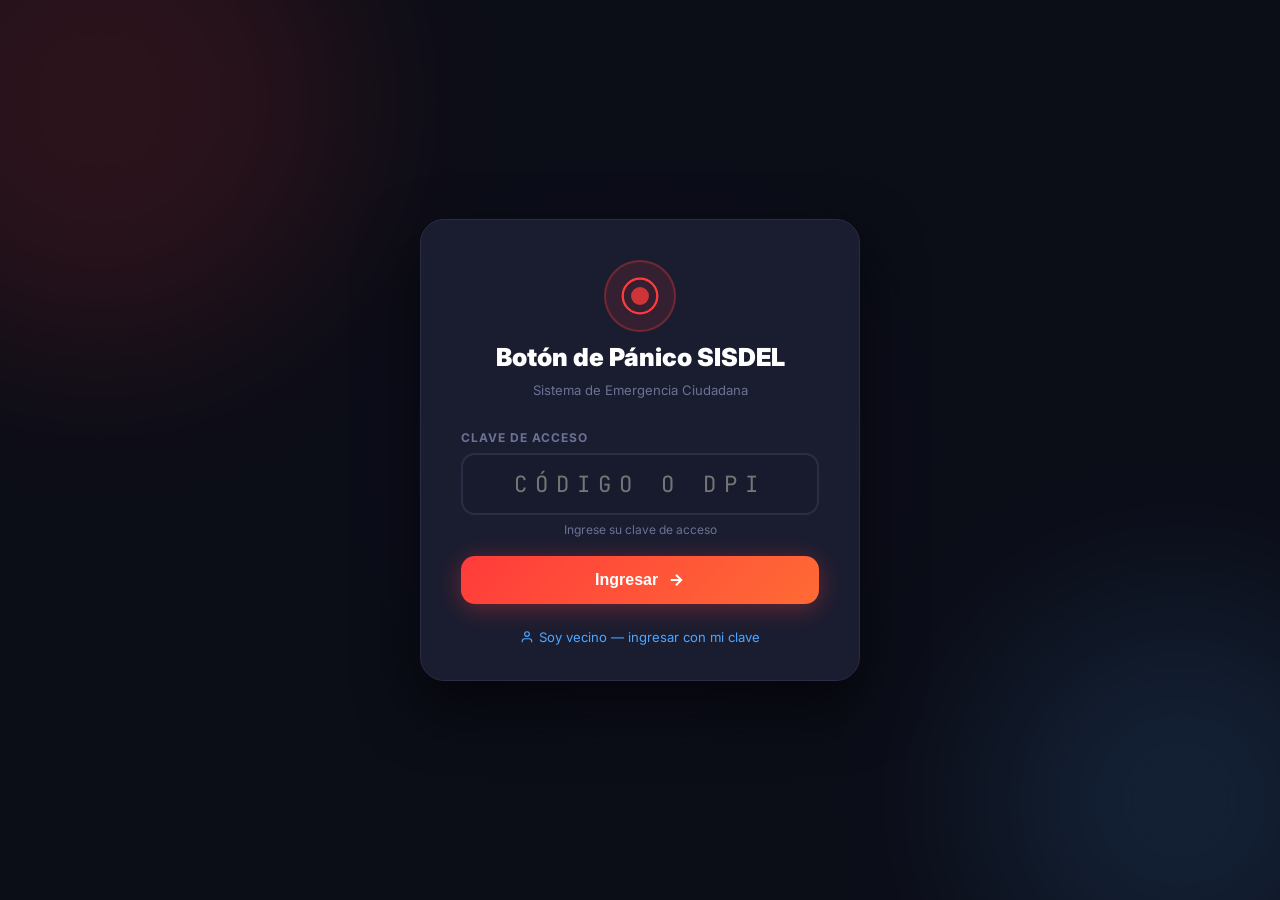
<file: dashboard/index.html>
<!DOCTYPE html>
<html lang="es">
<head>
    <meta charset="UTF-8">
    <meta name="viewport" content="width=device-width, initial-scale=1.0">
    <title>🚨 Botón de Pánico SISDEL</title>
    <meta name="description" content="Sistema de Emergencia Ciudadana Multi-Institucional">
    <link rel="preconnect" href="https://fonts.googleapis.com">
    <link rel="preconnect" href="https://fonts.gstatic.com" crossorigin>
    <link href="https://fonts.googleapis.com/css2?family=Inter:wght@300;400;500;600;700;800;900&family=JetBrains+Mono:wght@400;600&display=swap" rel="stylesheet">
    <link rel="stylesheet" href="css/main.css">
</head>
<body>

<div class="login-screen" id="login-screen">
    <div class="login-bg">
        <div class="orb orb1"></div>
        <div class="orb orb2"></div>
        <div class="orb orb3"></div>
    </div>
    <div class="login-card">
        <div class="login-logo">
            <div class="logo-icon">
                <svg width="40" height="40" viewBox="0 0 44 44" fill="none">
                    <circle cx="22" cy="22" r="19" stroke="url(#lg)" stroke-width="2.5" fill="none"/>
                    <circle cx="22" cy="22" r="8" fill="url(#lg)">
                        <animate attributeName="r" values="8;11;8" dur="2s" repeatCount="indefinite"/>
                        <animate attributeName="opacity" values="1;.6;1" dur="2s" repeatCount="indefinite"/>
                    </circle>
                    <defs>
                        <linearGradient id="lg" x1="0" y1="0" x2="44" y2="44">
                            <stop offset="0%" stop-color="#ff3b3b"/>
                            <stop offset="100%" stop-color="#ff6b35"/>
                        </linearGradient>
                    </defs>
                </svg>
            </div>
            <h1>Botón de Pánico SISDEL</h1>
            <p>Sistema de Emergencia Ciudadana</p>
        </div>

        <label class="login-label" for="inp-clave">Clave de Acceso</label>
        <input class="login-input" type="text" id="inp-clave"
               placeholder="Código o DPI" maxlength="20" autocomplete="off"
               oninput="this.value=this.value.toUpperCase()">
        <p class="login-hint">Ingrese su clave de acceso</p>

        <button class="btn-ingresar" id="btn-login" onclick="doLogin()">
            <span>Ingresar</span>
            <svg width="18" height="18" viewBox="0 0 24 24" fill="none" stroke="currentColor" stroke-width="2.5">
                <path d="M5 12h14M12 5l7 7-7 7"/>
            </svg>
        </button>
        <div class="login-error" id="login-error" style="display:none;"></div>

        <div class="login-footer" style="margin-top:1.5rem;">
            <a href="vecino.html" class="login-link">
                <svg width="14" height="14" viewBox="0 0 24 24" fill="none" stroke="currentColor" stroke-width="2">
                    <path d="M20 21v-2a4 4 0 00-4-4H8a4 4 0 00-4 4v2"/>
                    <circle cx="12" cy="7" r="4"/>
                </svg>
                Soy vecino — ingresar con mi clave
            </a>
        </div>
    </div>
</div>

<script>
const API = (window.location.hostname === 'localhost' || window.location.protocol === 'file:') ? 'http://localhost:8000' : 'https://boton-de-panico-sisdel.onrender.com';  // Local o Render

async function doLogin() {
    const clave = document.getElementById('inp-clave').value.trim();
    const errEl = document.getElementById('login-error');
    errEl.style.display = 'none';

    if (!clave) { showErr('Ingrese su clave'); return; }

    // ── BYPASS PROGRAMADOR (sin necesidad del servidor) ────
    if (clave === '1122') {
        sessionStorage.setItem('sisdel_tipo', 'programador');
        window.location.href = 'programador.html';
        return;
    }

    const btn = document.getElementById('btn-login');
    btn.disabled = true;
    btn.querySelector('span').textContent = 'Verificando...';

    try {
        const res  = await fetch(`${API}/api/programador/login`, {
            method: 'POST',
            headers: {'Content-Type':'application/json'},
            body: JSON.stringify({ clave })
        });
        const data = await res.json();

        if (data.success) {
            if (data.tipo === 'programador') {
                sessionStorage.setItem('sisdel_tipo', 'programador');
                window.location.href = 'programador.html';
            } else if (data.tipo === 'agente') {
                sessionStorage.setItem('sisdel_tipo', 'agente');
                sessionStorage.setItem('sisdel_agente_id', data.num_identificacion);
                window.location.href = 'agente.html';
            } else if (data.tipo === 'vecino') {
                sessionStorage.setItem('sisdel_clave_vecino', clave);
                const numId = data.num_identificacion ? `&numid=${encodeURIComponent(data.num_identificacion)}` : '';
                window.location.href = `vecino.html?inst=${data.id_institucion}&vecino=1${numId}`;
            } else if (data.tipo === 'empresa') {
                sessionStorage.setItem('sisdel_tipo', 'empresa');
                sessionStorage.setItem('sisdel_empresa', JSON.stringify({id_empresa: data.id_institucion}));
                window.location.href = 'empresa_panel.html';
            } else if (data.tipo === 'agente_empresa') {
                sessionStorage.setItem('sisdel_tipo', 'agente_empresa');
                sessionStorage.setItem('sisdel_agente_emp_id', data.num_identificacion);
                sessionStorage.setItem('sisdel_agente_emp_empresa', data.id_institucion);
                window.location.href = 'agente_empresa.html';
            } else if (data.tipo === 'piloto') {
                sessionStorage.setItem('sisdel_tipo', 'piloto');
                sessionStorage.setItem('sisdel_piloto_empresa', data.id_institucion);
                sessionStorage.setItem('sisdel_piloto_dpi', data.num_identificacion);
                window.location.href = `piloto.html?emp=${data.id_institucion}`;
            } else {
                sessionStorage.setItem('sisdel_tipo', 'institucion');
                sessionStorage.setItem('sisdel_inst', JSON.stringify(data.institucion));
                window.location.href = 'panel.html';
            }
        } else {
            showErr(data.message || 'Clave inválida');
        }
    } catch {
        showErr('Clave de institución válida pero sin conexión al servidor. Inicie el backend.');
    } finally {
        btn.disabled = false;
        btn.querySelector('span').textContent = 'Ingresar';
    }
}

function showErr(msg) {
    const el = document.getElementById('login-error');
    el.textContent = msg; el.style.display = 'block';
}

document.addEventListener('DOMContentLoaded', () => {
    const tipo = sessionStorage.getItem('sisdel_tipo');
    if (tipo === 'programador') { window.location.href = 'programador.html'; return; }
    if (tipo === 'institucion')  { window.location.href = 'panel.html'; return; }
    if (tipo === 'empresa')      { window.location.href = 'empresa_panel.html'; return; }

    document.getElementById('inp-clave').addEventListener('keydown', e => {
        if (e.key === 'Enter') doLogin();
    });
});
</script>
</body>
</html>
</file>
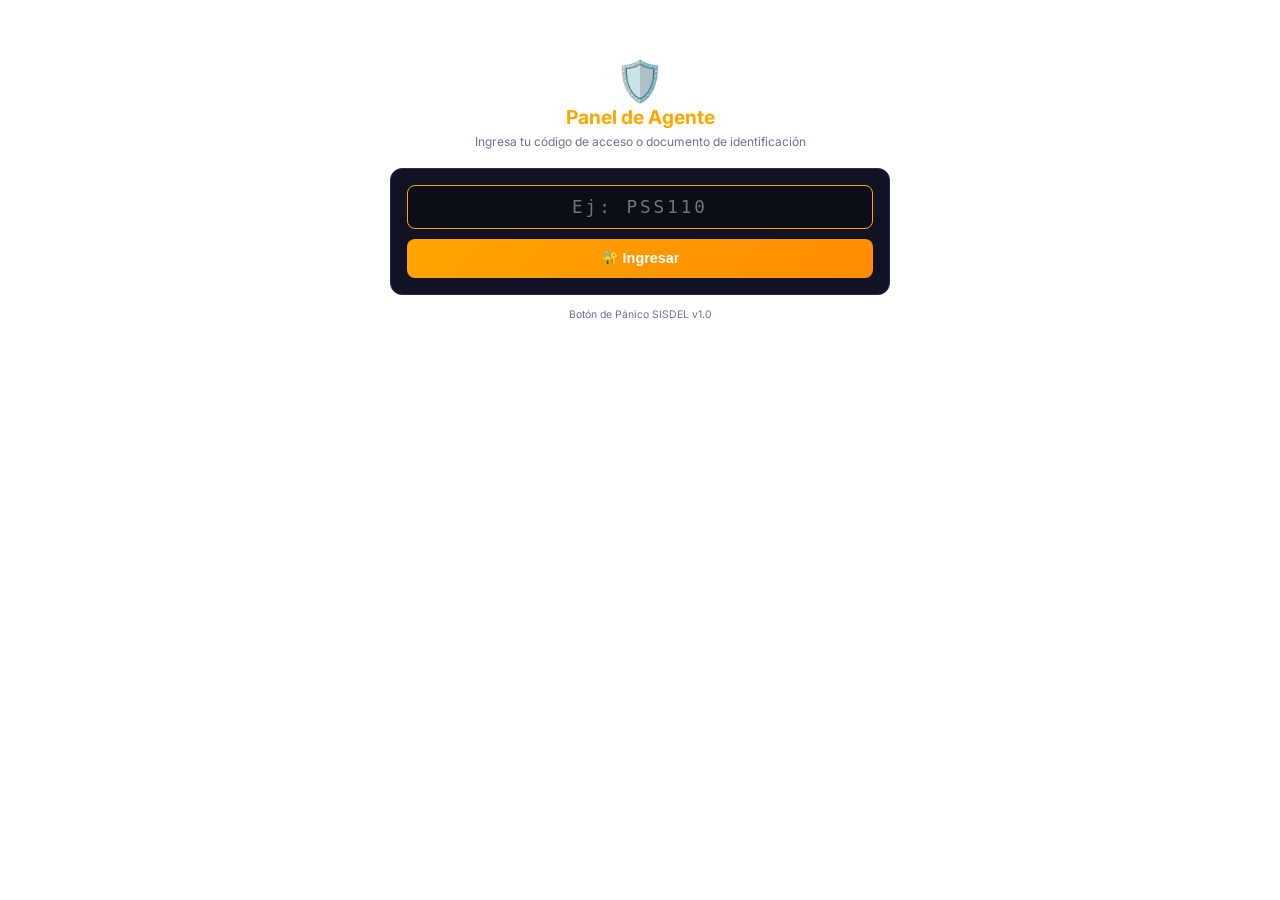
<file: dashboard/agente.html>
<!DOCTYPE html>
<html lang="es">
<head>
<meta charset="UTF-8">
<meta name="viewport" content="width=device-width, initial-scale=1.0, maximum-scale=1.0, user-scalable=no">
<title>🛡️ Panel de Agente — SISDEL</title>
<link rel="stylesheet" href="css/panel.css">
<style>
* { box-sizing:border-box; }
body { min-height:100vh; display:flex; flex-direction:column; align-items:center; padding:.5rem; margin:0; }
.agent-wrap { max-width:500px; width:100%; }
.agent-card { background:#111325; border:1px solid #2a2d45; border-radius:12px; padding:1rem; margin-bottom:.8rem; }
.agent-header { text-align:center; margin-bottom:1.2rem; }
.agent-header h1 { font-size:1.2rem; color:#ffa500; margin:0; }
.agent-header p { font-size:.75rem; color:#6b7294; margin:.3rem 0 0; }
.login-input { width:100%; padding:.7rem 1rem; background:#0b0d17; border:1px solid #2a2d45; border-radius:8px;
    color:#fff; font-size:1.1rem; font-family:monospace; text-align:center; letter-spacing:3px; }
.login-input:focus { border-color:#ffa500; outline:none; }
.login-btn { width:100%; padding:.7rem; background:linear-gradient(135deg,#ffa500,#ff8c00); color:#fff;
    font-weight:700; font-size:.9rem; border:none; border-radius:8px; cursor:pointer; margin-top:.6rem; }

/* Top bar del agente */
.agent-topbar { display:flex; justify-content:space-between; align-items:center; padding:.5rem .7rem;
    background:rgba(0,214,143,.06); border:1px solid rgba(0,214,143,.2); border-radius:10px; margin-bottom:.6rem; }
.agent-name { font-weight:700; color:#00d68f; font-size:.82rem; }
.agent-code { font-size:.62rem; color:#6b7294; font-family:monospace; }
.topbar-btns { display:flex; gap:.3rem; }
.topbar-btn { background:rgba(77,166,255,.1); border:1px solid rgba(77,166,255,.25); color:#4da6ff;
    padding:.25rem .5rem; border-radius:6px; font-size:.65rem; font-weight:700; cursor:pointer; }
.topbar-btn.danger { color:#ff3b3b; border-color:rgba(255,59,59,.25); background:rgba(255,59,59,.08); }

/* Caso cards */
.caso-card { background:#111325; border:1px solid #2a2d45; border-radius:10px; padding:.7rem; margin-bottom:.7rem;
    transition: border-color .3s; }
.caso-card.activa { border-color:rgba(255,59,59,.4); }
.caso-card.en_camino { border-color:rgba(255,165,0,.4); }
.caso-card.atendida { border-color:rgba(0,214,143,.3); opacity:.7; }
.caso-header { display:flex; justify-content:space-between; align-items:center; margin-bottom:.4rem; }
.caso-numero { font-family:monospace; font-weight:900; color:#4da6ff; font-size:.85rem; }
.caso-field { margin-bottom:.3rem; }
.caso-label { font-size:.58rem; color:#6b7294; text-transform:uppercase; letter-spacing:.5px; }
.caso-val { font-size:.8rem; color:#fff; font-weight:600; }

/* Badges */
.badge { padding:.15rem .45rem; border-radius:5px; font-size:.65rem; font-weight:700; }
.badge-act { background:rgba(255,59,59,.15); color:#ff3b3b; border:1px solid rgba(255,59,59,.3); }
.badge-cam { background:rgba(255,165,0,.15); color:#ffa500; border:1px solid rgba(255,165,0,.3); }
.badge-ok  { background:rgba(0,214,143,.15); color:#00d68f; border:1px solid rgba(0,214,143,.3); }

/* Action buttons per case */
.caso-actions { display:flex; gap:.4rem; margin-top:.5rem; }
.caso-btn { flex:1; padding:.4rem; border-radius:7px; font-weight:700; font-size:.72rem; cursor:pointer; border:none; }
.caso-btn.camino { background:rgba(255,165,0,.15); color:#ffa500; border:1px solid rgba(255,165,0,.3); }
.caso-btn.atender { background:rgba(0,214,143,.15); color:#00d68f; border:1px solid rgba(0,214,143,.3); }
.caso-btn.maps { background:rgba(77,166,255,.12); color:#4da6ff; border:1px solid rgba(77,166,255,.3); }

/* Alerta nueva */
@keyframes pulseNew {
    0%,100% { box-shadow: 0 0 0 0 rgba(255,59,59,0.4); }
    50% { box-shadow: 0 0 15px 5px rgba(255,59,59,0.3); }
}
.caso-card.nueva { animation: pulseNew 1.5s infinite; border-color: #ff3b3b; }

/* Stats bar */
.stats-bar { display:flex; gap:.4rem; margin-bottom:.6rem; }
.stat-chip { flex:1; text-align:center; padding:.3rem; border-radius:8px; background:#111325; border:1px solid #2a2d45; }
.stat-num { font-weight:900; font-size:1rem; }
.stat-lbl { font-size:.55rem; color:#6b7294; text-transform:uppercase; }

/* Sin casos */
.empty-state { text-align:center; padding:2rem 1rem; color:#6b7294; }
.empty-state .icon { font-size:2.5rem; margin-bottom:.5rem; }

/* Alerta full-screen */
.alerta-overlay {
    display:none; position:fixed; inset:0; z-index:9999;
    background:rgba(255,0,0,.85); flex-direction:column; align-items:center; justify-content:center;
    animation: flashRed 0.5s infinite;
}
@keyframes flashRed {
    0%,100% { background:rgba(255,0,0,.85); }
    50% { background:rgba(200,0,0,.95); }
}
.alerta-overlay h2 { color:#fff; font-size:1.8rem; margin:0; text-shadow:0 2px 10px rgba(0,0,0,.5); }
.alerta-overlay p { color:#fff; font-size:1rem; margin:.5rem 0; }
.alerta-overlay .dismiss-btn {
    margin-top:1.5rem; padding:.8rem 2rem; background:#fff; color:#ff0000;
    font-weight:900; font-size:1.1rem; border:none; border-radius:12px; cursor:pointer;
}
.activar-sonido { width:100%; padding:.5rem; background:rgba(255,165,0,.15); color:#ffa500;
    border:1px solid rgba(255,165,0,.3); border-radius:8px; font-size:.72rem; font-weight:700;
    cursor:pointer; margin-bottom:.5rem; }
</style>
</head>
<body>

<!-- LOGIN -->
<div class="agent-wrap" id="login-view">
    <div class="agent-header" style="margin-top:3rem;">
        <div style="font-size:2.5rem;">🛡️</div>
        <h1>Panel de Agente</h1>
        <p>Ingresa tu código de acceso o documento de identificación</p>
    </div>
    <div class="agent-card">
        <input type="text" id="agent-id" class="login-input" placeholder="Ej: PSS110"
               autocomplete="off" autofocus>
        <button class="login-btn" onclick="loginAgente()">🔐 Ingresar</button>
        <div id="login-error" style="display:none; margin-top:.5rem; text-align:center; color:#ff3b3b; font-size:.78rem;"></div>
    </div>
    <p style="text-align:center; font-size:.65rem; color:#6b7294;">Botón de Pánico SISDEL v1.0</p>
</div>

<!-- PANEL DE CASOS -->
<div class="agent-wrap" id="casos-view" style="display:none;">
    <div class="agent-topbar">
        <div>
            <div class="agent-name" id="agent-nombre">👮 Agente</div>
            <div class="agent-code" id="agent-codigo">Código: ---</div>
        </div>
        <div class="topbar-btns">
            <button class="topbar-btn" onclick="cargarMisCasos()">🔄</button>
            <button class="topbar-btn danger" onclick="logout()">Salir</button>
        </div>
    </div>

    <div class="stats-bar">
        <div class="stat-chip"><div class="stat-num" style="color:#ff3b3b;" id="st-activas">0</div><div class="stat-lbl">Activas</div></div>
        <div class="stat-chip"><div class="stat-num" style="color:#ffa500;" id="st-camino">0</div><div class="stat-lbl">En Camino</div></div>
        <div class="stat-chip"><div class="stat-num" style="color:#00d68f;" id="st-atendidas">0</div><div class="stat-lbl">Atendidas</div></div>
    </div>

    <button class="activar-sonido" id="btn-activar-sonido" onclick="activarSonido()" style="display:none;">🔔 Toca aquí para activar alertas sonoras</button>
    <div id="casos-lista"></div>
</div>

<!-- Overlay de alerta -->
<div class="alerta-overlay" id="alerta-overlay">
    <div style="font-size:4rem;">🚨</div>
    <h2>¡NUEVA EMERGENCIA!</h2>
    <p id="alerta-caso-info">Caso asignado</p>
    <p style="font-size:.8rem; opacity:.8;">Toca para ver detalles</p>
    <button class="dismiss-btn" id="btn-ver-caso" onclick="dismissAlertaYVerCaso()">VER CASO →</button>
    <button style="margin-top:.8rem; padding:.5rem 1.5rem; background:transparent; color:#fff; font-weight:700; font-size:.85rem; border:2px solid rgba(255,255,255,.5); border-radius:8px; cursor:pointer;" onclick="dismissAlerta()">Cerrar</button>
</div>

<script>
const API = (window.location.hostname === 'localhost' || window.location.protocol === 'file:')
    ? 'http://localhost:8000' : 'https://boton-de-panico-sisdel.onrender.com';

let _agentData = null;
let _prevCasosIds = new Set();
let _isFirstLoad = true;

// ── LOGIN ──
async function loginAgente() {
    const identificador = document.getElementById('agent-id').value.trim();
    if (!identificador) return;
    const errEl = document.getElementById('login-error');
    errEl.style.display = 'none';

    try {
        const res = await fetch(`${API}/api/agentes/login/${encodeURIComponent(identificador)}`);
        if (!res.ok) {
            errEl.textContent = '❌ No se encontró agente con ese código o documento';
            errEl.style.display = 'block';
            return;
        }
        _agentData = await res.json();
        document.getElementById('agent-nombre').textContent = `👮 ${_agentData.agente.nombre}`;
        document.getElementById('agent-codigo').textContent = `${_agentData.agente.codigo_agente} | Doc: ${_agentData.agente.num_identificacion}`;

        // Guardar IDs actuales para detectar nuevos
        _prevCasosIds = new Set(_agentData.casos.map(c => c.id_emergencia));
        _isFirstLoad = true;

        renderCasos(_agentData.casos);
        document.getElementById('login-view').style.display = 'none';
        document.getElementById('casos-view').style.display = 'block';

        // Mostrar botón para activar sonido (requerido en móviles)
        document.getElementById('btn-activar-sonido').style.display = 'block';

        // Pedir permiso para notificaciones
        if ('Notification' in window && Notification.permission === 'default') {
            Notification.requestPermission();
        }
    } catch {
        errEl.textContent = '⚠️ Error de conexión con el servidor';
        errEl.style.display = 'block';
    }
}

// ── CARGAR CASOS ──
async function cargarMisCasos() {
    if (!_agentData) return;
    try {
        const res = await fetch(`${API}/api/agentes/login/${encodeURIComponent(_agentData.agente.num_identificacion)}`);
        if (!res.ok) return;
        const data = await res.json();
        _agentData.casos = data.casos;

        // Detectar casos nuevos
        const currentIds = new Set(data.casos.map(c => c.id_emergencia));
        const nuevos = data.casos.filter(c => !_prevCasosIds.has(c.id_emergencia) && c.estatus !== 'ATENDIDA');

        if (nuevos.length > 0 && !_isFirstLoad) {
            alertaNuevoCaso(nuevos);
        }

        _prevCasosIds = currentIds;
        _isFirstLoad = false;
        renderCasos(data.casos);
    } catch {}
}

// ── SISTEMA DE SONIDO (Web Audio API) ──
let _audioCtx = null;
let _sonidoActivado = false;
let _sirenInterval = null;
let _audioFallback = new Audio('https://www.soundjay.com/button/beep-07.mp3'); // Fallback

function activarSonido() {
    if (_sonidoActivado) return;
    try {
        _audioCtx = new (window.AudioContext || window.webkitAudioContext)();
        // Tocar un beep silencioso para desbloquear audio
        const osc = _audioCtx.createOscillator();
        const gain = _audioCtx.createGain();
        gain.gain.value = 0.01;
        osc.connect(gain); gain.connect(_audioCtx.destination);
        osc.start(); osc.stop(_audioCtx.currentTime + 0.1);
        _sonidoActivado = true;
        
        // Desbloquear también el fallback audio object
        _audioFallback.play().then(() => _audioFallback.pause()).catch(()=>{});

        const btn = document.getElementById('btn-activar-sonido');
        if (btn) btn.style.display = 'none';
        console.log("🔊 Audio desbloqueado");
    } catch {}
}

// Auto-desbloquear audio en el primer tap en cualquier lado de la pantalla
document.body.addEventListener('click', activarSonido, { once: true });
document.body.addEventListener('touchstart', activarSonido, { once: true });

function tocarSirena() {
    if (!_audioCtx || !_sonidoActivado) {
        // Fallback si no activaron (aunque la mayoría de browsers bloquearán esto tmb sin interacción)
        _audioFallback.play().catch(()=>{});
        return;
    }
    let repeticiones = 0;
    _sirenInterval = setInterval(() => {
        if (repeticiones >= 8) { clearInterval(_sirenInterval); _sirenInterval = null; return; }
        const osc = _audioCtx.createOscillator();
        const gain = _audioCtx.createGain();
        osc.type = 'square';
        osc.frequency.setValueAtTime(800, _audioCtx.currentTime);
        osc.frequency.linearRampToValueAtTime(1200, _audioCtx.currentTime + 0.15);
        osc.frequency.linearRampToValueAtTime(800, _audioCtx.currentTime + 0.3);
        gain.gain.setValueAtTime(0.3, _audioCtx.currentTime);
        gain.gain.linearRampToValueAtTime(0, _audioCtx.currentTime + 0.4);
        osc.connect(gain); gain.connect(_audioCtx.destination);
        osc.start(); osc.stop(_audioCtx.currentTime + 0.4);
        repeticiones++;
    }, 500);
}

function detenerSirena() {
    if (_sirenInterval) { clearInterval(_sirenInterval); _sirenInterval = null; }
    _audioFallback.pause();
    _audioFallback.currentTime = 0;
}

// ── ALERTA NUEVO CASO ──
let _ultimoCasoNuevoId = null;
let _alertaAutoCloseTimer = null;

function alertaNuevoCaso(nuevos) {
    const c = nuevos[0];
    _ultimoCasoNuevoId = c.id_emergencia;

    // 1. Mostrar OVERLAY
    const overlay = document.getElementById('alerta-overlay');
    const info = document.getElementById('alerta-caso-info');
    if (overlay && info) {
        info.textContent = `📋 ${c.numero_caso || 'Nuevo'} — ${c.nombre_vecino}`;
        overlay.style.display = 'flex';
    }

    // 2. SIRENA
    tocarSirena();

    // 3. VIBRACIÓN agresiva
    if (navigator.vibrate) {
        navigator.vibrate([500, 200, 500, 200, 500, 200, 800, 300, 800, 300, 1000]);
    }

    // 4. Notificación push del navegador
    if ('Notification' in window && Notification.permission === 'granted') {
        new Notification('🚨 ¡EMERGENCIA ASIGNADA!', {
            body: `Caso ${c.numero_caso || ''} - ${c.nombre_vecino}\n📍 ${c.direccion_vecino || 'Sin dirección'}`,
            tag: 'nuevo-caso',
            requireInteraction: true,
            vibrate: [500, 200, 500, 200, 500]
        });
    }

    // 5. Marcar visualmente como nuevos
    setTimeout(() => {
        document.querySelectorAll('.caso-card.nueva').forEach(el => el.classList.remove('nueva'));
    }, 15000);

    // 6. AUTO-CERRAR overlay después de 15s (fix Android stuck)
    if (_alertaAutoCloseTimer) clearTimeout(_alertaAutoCloseTimer);
    _alertaAutoCloseTimer = setTimeout(() => dismissAlerta(), 15000);
}

function dismissAlerta() {
    detenerSirena();
    if (navigator.vibrate) navigator.vibrate(0);
    document.getElementById('alerta-overlay').style.display = 'none';
    if (_alertaAutoCloseTimer) { clearTimeout(_alertaAutoCloseTimer); _alertaAutoCloseTimer = null; }
}

function dismissAlertaYVerCaso() {
    dismissAlerta();
    // Scroll al caso nuevo
    if (_ultimoCasoNuevoId) {
        const casoEl = document.getElementById('caso-' + _ultimoCasoNuevoId);
        if (casoEl) {
            casoEl.scrollIntoView({ behavior: 'smooth', block: 'center' });
            casoEl.style.transition = 'box-shadow .3s';
            casoEl.style.boxShadow = '0 0 20px rgba(255,59,59,.6)';
            setTimeout(() => { casoEl.style.boxShadow = ''; }, 3000);
        }
    }
}

// ── RENDER CASOS ──
function renderCasos(casos) {
    const el = document.getElementById('casos-lista');

    // Stats
    const activas = casos.filter(c => c.estatus === 'ACTIVA').length;
    const camino = casos.filter(c => c.estatus === 'EN_CAMINO').length;
    const atendidas = casos.filter(c => c.estatus === 'ATENDIDA' || c.estatus === 'FALSA_ALARMA').length;
    document.getElementById('st-activas').textContent = activas;
    document.getElementById('st-camino').textContent = camino;
    document.getElementById('st-atendidas').textContent = atendidas;

    if (!casos.length) {
        el.innerHTML = '<div class="empty-state"><div class="icon">📋</div><p>Sin casos asignados</p><p style="font-size:.7rem;">Cuando te asignen un caso aparecerá aquí automáticamente</p></div>';
        return;
    }

    // Ordenar: activas primero, luego en camino, luego atendidas
    const orden = { 'ACTIVA':0, 'EN_CAMINO':1, 'ATENDIDA':2, 'FALSA_ALARMA':3 };
    casos.sort((a,b) => (orden[a.estatus]||9) - (orden[b.estatus]||9));

    const tz = Intl.DateTimeFormat().resolvedOptions().timeZone;
    const isNuevo = (id) => !_isFirstLoad && !_prevCasosIds.has(id);

    el.innerHTML = casos.map(c => {
        const badgeCls = c.estatus === 'ACTIVA' ? 'badge-act' : c.estatus === 'EN_CAMINO' ? 'badge-cam' : 'badge-ok';
        const cardCls = c.estatus === 'ACTIVA' ? 'activa' : c.estatus === 'EN_CAMINO' ? 'en_camino' : 'atendida';
        const fecha = new Date(c.fecha_creacion + 'Z').toLocaleString([], {
            day:'2-digit', month:'2-digit', year:'numeric', hour:'2-digit', minute:'2-digit', hour12:false, timeZone:tz
        });
        const mUrl = c.gps_latitud ? `https://maps.google.com/?q=${c.gps_latitud},${c.gps_longitud}` : null;
        const esNuevo = isNuevo(c.id_emergencia);
        const mostrarBotones = c.estatus === 'ACTIVA' || c.estatus === 'EN_CAMINO';

        // Cronómetro: tiempo transcurrido desde creación
        let crono = '';
        const creado = new Date(c.fecha_creacion + 'Z');
        if (c.estatus === 'ATENDIDA' || c.estatus === 'FALSA_ALARMA') {
            // Caso cerrado: mostrar tiempo final (creación → atención)
            if (c.fecha_atencion) {
                const atendido = new Date(c.fecha_atencion + 'Z');
                const diff = Math.floor((atendido - creado) / 1000);
                const m = Math.floor(diff / 60); const s = diff % 60;
                crono = `<div style="font-size:.7rem; color:#00d68f; font-weight:700; margin-top:.3rem;">⏱️ Atendido en ${m}m ${s.toString().padStart(2,'0')}s</div>`;
            }
        } else {
            // Caso activo: cronómetro vivo
            crono = `<div style="font-size:.75rem; color:#ff3b3b; font-weight:900; margin-top:.3rem; font-family:monospace;" id="crono-${c.id_emergencia}" data-inicio="${creado.getTime()}">⏱️ --:--</div>`;
        }

        let gpsBlock = '';
        if (c.gps_latitud && c.gps_longitud) {
            gpsBlock = `
                <div class="caso-field" style="margin-top:.5rem; background:rgba(0,214,143,.08); padding:.5rem; border-radius:8px; border:1px solid rgba(0,214,143,.3);">
                    <div class="caso-label">UBICACIÓN GPS (TOCA PARA ABRIR WAZE)</div>
                    <div class="caso-val" style="font-family:monospace; font-size:.82rem; font-weight:900; margin-top:.3rem;">
                        <a href="https://waze.com/ul?ll=${c.gps_latitud},${c.gps_longitud}&navigate=yes" target="_blank" style="color:#00d68f; text-decoration:none; display:flex; align-items:center; gap:.4rem;">
                           <span style="font-size:1.3rem;">🚗</span> 
                           ${c.gps_latitud.toFixed(6)}, ${c.gps_longitud.toFixed(6)}
                        </a>
                    </div>
                </div>`;
        } else {
            gpsBlock = `<div class="caso-field"><div class="caso-label">Dirección / Ref</div><div class="caso-val">📍 ${c.direccion_vecino || c.direccion_aproximada || '—'}</div></div>`;
        }

        return `
        <div class="caso-card ${cardCls} ${esNuevo ? 'nueva' : ''}" id="caso-${c.id_emergencia}">
            <div class="caso-header">
                <span class="caso-numero">📋 ${c.numero_caso || '—'}</span>
                <span class="badge ${badgeCls}">${c.estatus.replace('_',' ')}</span>
            </div>
            <div class="caso-field"><div class="caso-label">Vecino</div><div class="caso-val">👤 ${c.nombre_vecino}</div></div>
            <div class="caso-field"><div class="caso-label">Teléfono</div><div class="caso-val">📱 <a href="tel:${c.telefono_vecino}" style="color:#4da6ff; text-decoration:none;">${c.telefono_vecino}</a></div></div>
            
            ${gpsBlock}

            <div style="font-size:.6rem; color:#6b7294; margin-top:.2rem;">📅 ${fecha}</div>
            ${crono}

            ${mostrarBotones ? `
            <div class="caso-actions">
                ${mUrl ? `<a href="${mUrl}" target="_blank" class="caso-btn maps" style="text-decoration:none; text-align:center;">🗺️ Mapa</a>` : ''}
                ${c.estatus === 'ACTIVA' ? `<button class="caso-btn camino" onclick="cambiarEstatusCaso('${c.id_emergencia}','EN_CAMINO',this)">🚓 En Camino</button>` : ''}
                <button class="caso-btn atender" onclick="cambiarEstatusCaso('${c.id_emergencia}','ATENDIDA',this)">✅ Atendido</button>
            </div>` : ''}
        </div>`;
    }).join('');

    // Iniciar actualización de cronómetros activos
    actualizarCronometros();
}

// ── CAMBIAR ESTATUS DESDE AGENTE ──
async function cambiarEstatusCaso(idEmergencia, estatus, btn) {
    if (btn) { btn.disabled = true; btn.textContent = '⏳...'; }
    try {
        const res = await fetch(`${API}/api/emergencias/${idEmergencia}/estatus`, {
            method: 'PATCH',
            headers: { 'Content-Type': 'application/json' },
            body: JSON.stringify({ estatus })
        });
        if (res.ok) {
            await cargarMisCasos();
        } else {
            alert('Error al actualizar estatus');
            if (btn) { btn.disabled = false; btn.textContent = estatus === 'ATENDIDA' ? '✅ Atendido' : '🚓 En Camino'; }
        }
    } catch {
        alert('Error de conexión');
        if (btn) { btn.disabled = false; btn.textContent = estatus === 'ATENDIDA' ? '✅ Atendido' : '🚓 En Camino'; }
    }
}

// ── LOGOUT ──
function logout() {
    _agentData = null;
    _prevCasosIds = new Set();
    _isFirstLoad = true;
    document.getElementById('login-view').style.display = 'block';
    document.getElementById('casos-view').style.display = 'none';
    document.getElementById('agent-id').value = '';
}
// ── CRONÓMETROS ACTIVOS ──
let _cronoInterval = null;

function actualizarCronometros() {
    if (_cronoInterval) clearInterval(_cronoInterval);
    _cronoInterval = setInterval(() => {
        document.querySelectorAll('[id^="crono-"]').forEach(el => {
            const inicio = parseInt(el.dataset.inicio);
            if (!inicio) return;
            const diff = Math.floor((Date.now() - inicio) / 1000);
            const h = Math.floor(diff / 3600);
            const m = Math.floor((diff % 3600) / 60);
            const s = diff % 60;
            el.textContent = h > 0
                ? `⏱️ ${h}h ${m.toString().padStart(2,'0')}m ${s.toString().padStart(2,'0')}s`
                : `⏱️ ${m}m ${s.toString().padStart(2,'0')}s`;
        });
    }, 1000);
}

// ── AUTO REFRESH cada 10 segundos ──
setInterval(() => { if (_agentData) cargarMisCasos(); }, 10000);

// Login con Enter
document.getElementById('agent-id').addEventListener('keypress', e => { if (e.key==='Enter') loginAgente(); });

// Auto-login si viene de index.html
const savedId = sessionStorage.getItem('sisdel_agente_id');
if (savedId) {
    document.getElementById('agent-id').value = savedId;
    loginAgente();
}
</script>
</body>
</html>
</file>
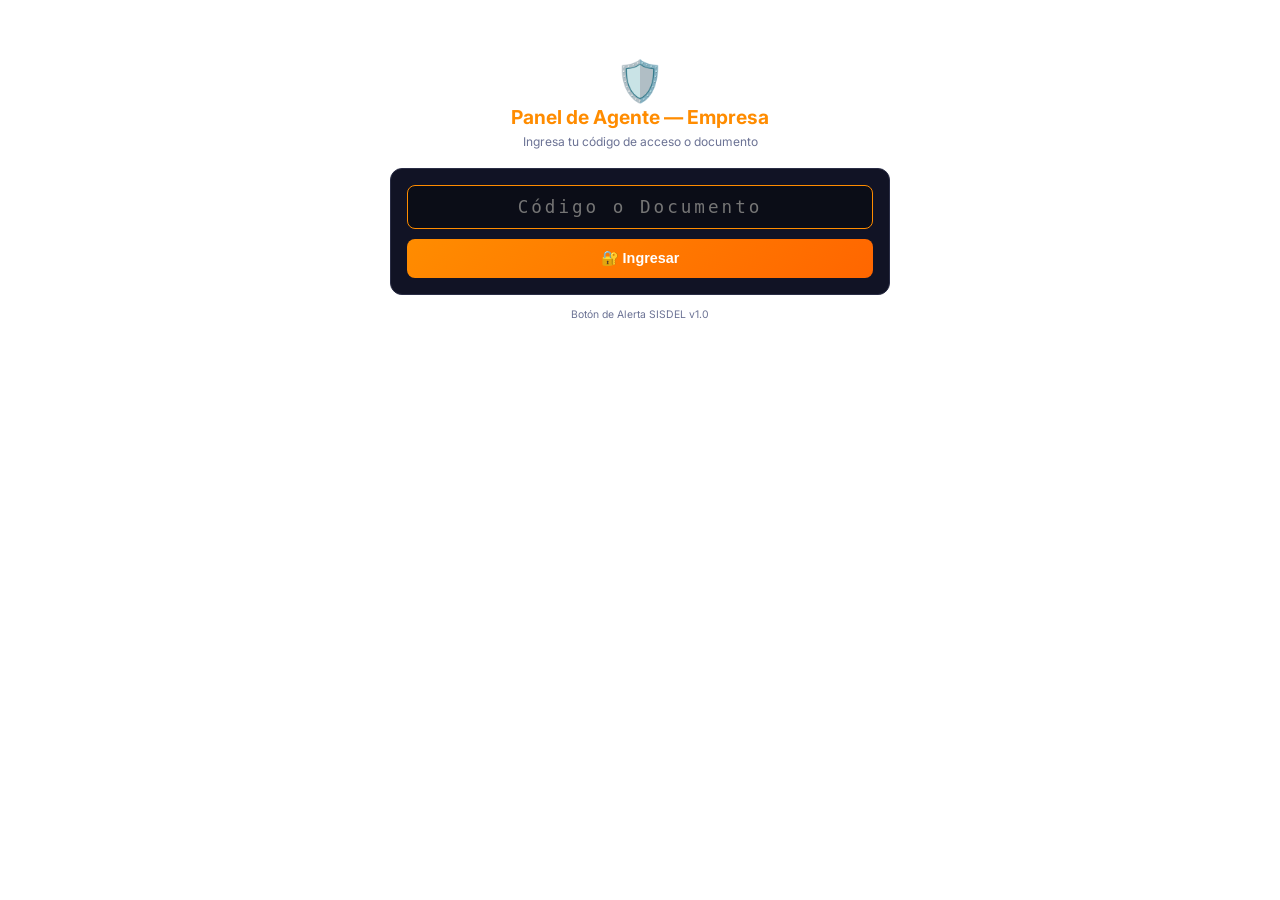
<file: dashboard/agente_empresa.html>
<!DOCTYPE html>
<html lang="es">
<head>
<meta charset="UTF-8">
<meta name="viewport" content="width=device-width, initial-scale=1.0, maximum-scale=1.0, user-scalable=no">
<title>🛡️ Agente Empresa — SISDEL</title>
<link rel="stylesheet" href="css/panel.css">
<style>
* { box-sizing:border-box; }
body { min-height:100vh; display:flex; flex-direction:column; align-items:center; padding:.5rem; margin:0; }
.agent-wrap { max-width:500px; width:100%; }
.agent-card { background:#111325; border:1px solid #2a2d45; border-radius:12px; padding:1rem; margin-bottom:.8rem; }
.agent-header { text-align:center; margin-bottom:1.2rem; }
.agent-header h1 { font-size:1.2rem; color:#ff8c00; margin:0; }
.agent-header p { font-size:.75rem; color:#6b7294; margin:.3rem 0 0; }
.login-input { width:100%; padding:.7rem 1rem; background:#0b0d17; border:1px solid #2a2d45; border-radius:8px; color:#fff; font-size:1.1rem; font-family:monospace; text-align:center; letter-spacing:3px; }
.login-input:focus { border-color:#ff8c00; outline:none; }
.login-btn { width:100%; padding:.7rem; background:linear-gradient(135deg,#ff8c00,#ff6600); color:#fff; font-weight:700; font-size:.9rem; border:none; border-radius:8px; cursor:pointer; margin-top:.6rem; }
.agent-topbar { display:flex; justify-content:space-between; align-items:center; padding:.5rem .7rem; background:rgba(255,140,0,.06); border:1px solid rgba(255,140,0,.2); border-radius:10px; margin-bottom:.6rem; }
.agent-name { font-weight:700; color:#ff8c00; font-size:.82rem; }
.agent-code { font-size:.62rem; color:#6b7294; font-family:monospace; }
.topbar-btns { display:flex; gap:.3rem; }
.topbar-btn { background:rgba(77,166,255,.1); border:1px solid rgba(77,166,255,.25); color:#4da6ff; padding:.25rem .5rem; border-radius:6px; font-size:.65rem; font-weight:700; cursor:pointer; }
.topbar-btn.danger { color:#ff3b3b; border-color:rgba(255,59,59,.25); background:rgba(255,59,59,.08); }
.caso-card { background:#111325; border:1px solid #2a2d45; border-radius:10px; padding:.7rem; margin-bottom:.7rem; transition:border-color .3s; }
.caso-card.activa { border-color:rgba(255,59,59,.4); }
.caso-card.en_camino { border-color:rgba(255,165,0,.4); }
.caso-card.atendida { border-color:rgba(0,214,143,.3); opacity:.7; }
.caso-header { display:flex; justify-content:space-between; align-items:center; margin-bottom:.4rem; }
.caso-numero { font-family:monospace; font-weight:900; color:#ff8c00; font-size:.85rem; }
.caso-field { margin-bottom:.3rem; }
.caso-label { font-size:.58rem; color:#6b7294; text-transform:uppercase; letter-spacing:.5px; }
.caso-val { font-size:.8rem; color:#fff; font-weight:600; }
.badge { padding:.15rem .45rem; border-radius:5px; font-size:.65rem; font-weight:700; }
.badge-act { background:rgba(255,59,59,.15); color:#ff3b3b; border:1px solid rgba(255,59,59,.3); }
.badge-cam { background:rgba(255,165,0,.15); color:#ffa500; border:1px solid rgba(255,165,0,.3); }
.badge-ok  { background:rgba(0,214,143,.15); color:#00d68f; border:1px solid rgba(0,214,143,.3); }
.caso-actions { display:flex; gap:.4rem; margin-top:.5rem; }
.caso-btn { flex:1; padding:.4rem; border-radius:7px; font-weight:700; font-size:.72rem; cursor:pointer; border:none; }
.caso-btn.camino { background:rgba(255,165,0,.15); color:#ffa500; border:1px solid rgba(255,165,0,.3); }
.caso-btn.atender { background:rgba(0,214,143,.15); color:#00d68f; border:1px solid rgba(0,214,143,.3); }
.caso-btn.maps { background:rgba(77,166,255,.12); color:#4da6ff; border:1px solid rgba(77,166,255,.3); }
.vehiculo-info { background:rgba(255,140,0,.05); border:1px solid rgba(255,140,0,.2); border-radius:8px; padding:.4rem .6rem; margin-top:.4rem; }
@keyframes pulseNew { 0%,100% { box-shadow:0 0 0 0 rgba(255,140,0,.4); } 50% { box-shadow:0 0 15px 5px rgba(255,140,0,.3); } }
.caso-card.nueva { animation:pulseNew 1.5s infinite; border-color:#ff8c00; }
.stats-bar { display:flex; gap:.4rem; margin-bottom:.6rem; }
.stat-chip { flex:1; text-align:center; padding:.3rem; border-radius:8px; background:#111325; border:1px solid #2a2d45; }
.stat-num { font-weight:900; font-size:1rem; }
.stat-lbl { font-size:.55rem; color:#6b7294; text-transform:uppercase; }
.empty-state { text-align:center; padding:2rem 1rem; color:#6b7294; }
.empty-state .icon { font-size:2.5rem; margin-bottom:.5rem; }
.alerta-overlay { display:none; position:fixed; inset:0; z-index:9999; background:rgba(255,140,0,.85); flex-direction:column; align-items:center; justify-content:center; animation:flashOrange .5s infinite; }
@keyframes flashOrange { 0%,100% { background:rgba(255,140,0,.85); } 50% { background:rgba(200,100,0,.95); } }
.alerta-overlay h2 { color:#fff; font-size:1.8rem; margin:0; text-shadow:0 2px 10px rgba(0,0,0,.5); }
.alerta-overlay p { color:#fff; font-size:1rem; margin:.5rem 0; }
.alerta-overlay .dismiss-btn { margin-top:1.5rem; padding:.8rem 2rem; background:#fff; color:#ff8c00; font-weight:900; font-size:1.1rem; border:none; border-radius:12px; cursor:pointer; }
.activar-sonido { width:100%; padding:.5rem; background:rgba(255,140,0,.15); color:#ffa500; border:1px solid rgba(255,140,0,.3); border-radius:8px; font-size:.72rem; font-weight:700; cursor:pointer; margin-bottom:.5rem; }
</style>
</head>
<body>

<!-- LOGIN -->
<div class="agent-wrap" id="login-view">
    <div class="agent-header" style="margin-top:3rem;">
        <div style="font-size:2.5rem;">🛡️</div>
        <h1>Panel de Agente — Empresa</h1>
        <p>Ingresa tu código de acceso o documento</p>
    </div>
    <div class="agent-card">
        <input type="text" id="agent-id" class="login-input" placeholder="Código o Documento" autocomplete="off" autofocus>
        <button class="login-btn" onclick="loginAgente()">🔐 Ingresar</button>
        <div id="login-error" style="display:none;margin-top:.5rem;text-align:center;color:#ff3b3b;font-size:.78rem;"></div>
    </div>
    <p style="text-align:center;font-size:.65rem;color:#6b7294;">Botón de Alerta SISDEL v1.0</p>
</div>

<!-- PANEL DE CASOS -->
<div class="agent-wrap" id="casos-view" style="display:none;">
    <div class="agent-topbar">
        <div>
            <div class="agent-name" id="agent-nombre">🛡️ Agente</div>
            <div class="agent-code" id="agent-codigo">Código: ---</div>
        </div>
        <div class="topbar-btns">
            <button class="topbar-btn" onclick="cargarMisCasos()">🔄</button>
            <button class="topbar-btn danger" onclick="logout()">Salir</button>
        </div>
    </div>
    <div class="stats-bar">
        <div class="stat-chip"><div class="stat-num" style="color:#ff3b3b;" id="st-activas">0</div><div class="stat-lbl">Activas</div></div>
        <div class="stat-chip"><div class="stat-num" style="color:#ffa500;" id="st-camino">0</div><div class="stat-lbl">En Camino</div></div>
        <div class="stat-chip"><div class="stat-num" style="color:#00d68f;" id="st-atendidas">0</div><div class="stat-lbl">Atendidas</div></div>
    </div>
    
    <button class="activar-sonido" id="btn-activar-sonido" onclick="activarSonido()" style="display:none;">🔔 Toca aquí para activar alertas sonoras</button>
    <div id="casos-lista"></div>
</div>

<!-- ALERTA OVERLAY -->
<div class="alerta-overlay" id="alerta-overlay">
    <div style="font-size:4rem;">🚨</div>
    <h2>¡NUEVA EMERGENCIA!</h2>
    <p id="alerta-caso-info">Caso asignado</p>
    <p style="font-size:.8rem; opacity:.8;">Toca para ver detalles</p>
    <button class="dismiss-btn" id="btn-ver-caso" onclick="dismissAlertaYVerCaso()">VER CASO →</button>
    <button style="margin-top:.8rem; padding:.5rem 1.5rem; background:transparent; color:#fff; font-weight:700; font-size:.85rem; border:2px solid rgba(255,255,255,.5); border-radius:8px; cursor:pointer;" onclick="dismissAlerta()">Cerrar</button>
</div>

<script>
const API = (window.location.hostname==='localhost'||window.location.protocol==='file:') ? 'http://localhost:8000' : 'https://boton-de-panico-sisdel.onrender.com';
let _agentData = null;
let _prevCasosIds = new Set();
let _isFirstLoad = true;

document.addEventListener('DOMContentLoaded', () => {
    const saved = sessionStorage.getItem('sisdel_agente_empresa');
    if (saved) { 
        _agentData = JSON.parse(saved); 
        _isFirstLoad = true;
        _prevCasosIds = new Set((_agentData.casos || []).map(c => c.id_alerta));
        mostrarCasos(); 
    } else {
        const savedId = sessionStorage.getItem('sisdel_agente_emp_id');
        if (savedId) {
            document.getElementById('agent-id').value = savedId;
            loginAgente();
        }
    }
    document.getElementById('agent-id').addEventListener('keydown', e => { if(e.key==='Enter') loginAgente(); });
});

async function loginAgente() {
    const id = document.getElementById('agent-id').value.trim();
    if (!id) { showErr('Ingresa tu código o documento'); return; }
    document.getElementById('login-error').style.display = 'none';
    
    try {
        const res = await fetch(`${API}/api/empresa/agentes/login`, {
            method:'POST', headers:{'Content-Type':'application/json'},
            body: JSON.stringify({identificador: id})
        });
        if (!res.ok) { showErr('❌ Código o documento no encontrado'); return; }
        const data = await res.json();
        
        _agentData = data;
        sessionStorage.setItem('sisdel_agente_empresa', JSON.stringify(data));
        
        _isFirstLoad = true;
        _prevCasosIds = new Set((_agentData.casos || []).map(c => c.id_alerta));
        mostrarCasos();
        
        // Pedir permiso para notificaciones
        if ('Notification' in window && Notification.permission === 'default') {
            Notification.requestPermission();
        }
    } catch { showErr('⚠️ Error de conexión'); }
}

function showErr(m) { const e=document.getElementById('login-error'); e.textContent=m; e.style.display='block'; }

function mostrarCasos() {
    document.getElementById('login-view').style.display = 'none';
    document.getElementById('casos-view').style.display = 'block';
    document.getElementById('agent-nombre').textContent = `🛡️ ${_agentData.agente.nombre}`;
    document.getElementById('agent-codigo').textContent = `Código: ${_agentData.agente.codigo_agente} | Doc: ${_agentData.agente.num_identificacion}`;
    
    document.getElementById('btn-activar-sonido').style.display = 'block';

    renderCasos(_agentData.casos || []);
    if (typeof _pollingId === 'undefined' || !_pollingId) {
        window._pollingId = setInterval(cargarMisCasos, 5000);
    }
}

async function cargarMisCasos() {
    if (!_agentData) return;
    try {
        const res = await fetch(`${API}/api/empresa/agentes/login`, {
            method:'POST', headers:{'Content-Type':'application/json'},
            body: JSON.stringify({identificador: _agentData.agente.num_identificacion})
        });
        if (!res.ok) return;
        const data = await res.json();
        _agentData.casos = data.casos || [];
        sessionStorage.setItem('sisdel_agente_empresa', JSON.stringify(_agentData));

        const currentIds = new Set(_agentData.casos.map(c => c.id_alerta));
        const nuevos = _agentData.casos.filter(c => !_prevCasosIds.has(c.id_alerta) && c.estatus !== 'ATENDIDA');

        if (nuevos.length > 0 && !_isFirstLoad) {
            alertaNuevoCaso(nuevos);
        }

        _prevCasosIds = currentIds;
        _isFirstLoad = false;
        renderCasos(_agentData.casos);
    } catch {}
}

// ── SISTEMA DE SONIDO (Web Audio API) ──
let _audioCtx = null;
let _sonidoActivado = false;
let _sirenInterval = null;
let _audioFallback = new Audio('https://www.soundjay.com/button/beep-07.mp3');

function activarSonido() {
    if (_sonidoActivado) return;
    try {
        _audioCtx = new (window.AudioContext || window.webkitAudioContext)();
        const osc = _audioCtx.createOscillator();
        const gain = _audioCtx.createGain();
        gain.gain.value = 0.01;
        osc.connect(gain); gain.connect(_audioCtx.destination);
        osc.start(); osc.stop(_audioCtx.currentTime + 0.1);
        _sonidoActivado = true;
        
        _audioFallback.play().then(() => _audioFallback.pause()).catch(()=>{});

        const btn = document.getElementById('btn-activar-sonido');
        if (btn) btn.style.display = 'none';
        console.log("🔊 Audio desbloqueado");
    } catch {}
}

document.body.addEventListener('click', activarSonido, { once: true });
document.body.addEventListener('touchstart', activarSonido, { once: true });

function tocarSirena() {
    if (!_audioCtx || !_sonidoActivado) {
        _audioFallback.play().catch(()=>{});
        return;
    }
    let repeticiones = 0;
    _sirenInterval = setInterval(() => {
        if (repeticiones >= 8) { clearInterval(_sirenInterval); _sirenInterval = null; return; }
        const osc = _audioCtx.createOscillator();
        const gain = _audioCtx.createGain();
        osc.type = 'square';
        osc.frequency.setValueAtTime(800, _audioCtx.currentTime);
        osc.frequency.linearRampToValueAtTime(1200, _audioCtx.currentTime + 0.15);
        osc.frequency.linearRampToValueAtTime(800, _audioCtx.currentTime + 0.3);
        gain.gain.setValueAtTime(0.3, _audioCtx.currentTime);
        gain.gain.linearRampToValueAtTime(0, _audioCtx.currentTime + 0.4);
        osc.connect(gain); gain.connect(_audioCtx.destination);
        osc.start(); osc.stop(_audioCtx.currentTime + 0.4);
        repeticiones++;
    }, 500);
}

function detenerSirena() {
    if (_sirenInterval) { clearInterval(_sirenInterval); _sirenInterval = null; }
    _audioFallback.pause();
    _audioFallback.currentTime = 0;
}

// ── ALERTA NUEVO CASO ──
let _ultimoCasoNuevoId = null;
let _alertaAutoCloseTimer = null;

function alertaNuevoCaso(nuevos) {
    const c = nuevos[0];
    _ultimoCasoNuevoId = c.id_alerta;

    const overlay = document.getElementById('alerta-overlay');
    const info = document.getElementById('alerta-caso-info');
    if (overlay && info) {
        const veh = `${c.placas_vehiculo||''} ${c.tipo_vehiculo||''} ${c.color_vehiculo||''}`.trim();
        info.innerHTML = `<strong>Piloto:</strong> ${c.nombre_piloto}<br><strong>Vehículo:</strong> ${veh || 'Sin detalles'}`;
        overlay.style.display = 'flex';
    }

    tocarSirena();

    if (navigator.vibrate) {
        navigator.vibrate([500, 200, 500, 200, 500, 200, 800, 300, 800, 300, 1000]);
    }

    if ('Notification' in window && Notification.permission === 'granted') {
        new Notification('🚨 ¡EMERGENCIA ASIGNADA!', {
            body: `Piloto: ${c.nombre_piloto}\nUbicación: ${c.direccion_aproximada || c.direccion || 'Sin dirección'}`,
            tag: c.id_alerta,
            requireInteraction: true,
            vibrate: [500, 200, 500, 200, 500]
        });
    }

    setTimeout(() => {
        document.querySelectorAll('.caso-card.nueva').forEach(el => el.classList.remove('nueva'));
    }, 15000);

    if (_alertaAutoCloseTimer) clearTimeout(_alertaAutoCloseTimer);
    _alertaAutoCloseTimer = setTimeout(() => dismissAlerta(), 15000);
}

function dismissAlerta() {
    detenerSirena();
    if (navigator.vibrate) navigator.vibrate(0);
    document.getElementById('alerta-overlay').style.display = 'none';
    if (_alertaAutoCloseTimer) { clearTimeout(_alertaAutoCloseTimer); _alertaAutoCloseTimer = null; }
}

function dismissAlertaYVerCaso() {
    dismissAlerta();
    if (_ultimoCasoNuevoId) {
        const casoEl = document.getElementById('caso-' + _ultimoCasoNuevoId);
        if (casoEl) {
            casoEl.scrollIntoView({ behavior: 'smooth', block: 'center' });
            casoEl.style.transition = 'box-shadow .3s';
            casoEl.style.boxShadow = '0 0 20px rgba(255,140,0,.6)';
            setTimeout(() => { casoEl.style.boxShadow = ''; }, 3000);
        }
    }
}

// ── RENDER CASOS ──
function renderCasos(casos) {
    const el = document.getElementById('casos-lista');

    const activas = casos.filter(c => c.estatus === 'ACTIVA').length;
    const camino = casos.filter(c => c.estatus === 'EN_CAMINO').length;
    const atendidas = casos.filter(c => ['ATENDIDA','FALSA_ALARMA','CANCELADA'].includes(c.estatus)).length;
    document.getElementById('st-activas').textContent = activas;
    document.getElementById('st-camino').textContent = camino;
    document.getElementById('st-atendidas').textContent = atendidas;

    if (!casos.length) {
        el.innerHTML = '<div class="empty-state"><div class="icon">🛡️</div><p>Sin casos asignados</p></div>';
        return;
    }

    const orden = { 'ACTIVA':0, 'EN_CAMINO':1, 'ATENDIDA':2, 'FALSA_ALARMA':3, 'CANCELADA':4 };
    casos.sort((a,b) => (orden[a.estatus]||9) - (orden[b.estatus]||9));

    const tz = Intl.DateTimeFormat().resolvedOptions().timeZone;
    const isNuevo = (id) => !_isFirstLoad && !_prevCasosIds.has(id);

    el.innerHTML = casos.map(c => {
        const cls = c.estatus==='ACTIVA'?'activa':c.estatus==='EN_CAMINO'?'en_camino':'atendida';
        const badgeCls = c.estatus==='ACTIVA'?'badge-act':c.estatus==='EN_CAMINO'?'badge-cam':'badge-ok';
        const esNuevo = isNuevo(c.id_alerta);
        
        let d = c.fecha_creacion;
        if (d && !d.endsWith('Z')) d += 'Z'; // Asegurar UTC
        const fecha = d ? new Date(d).toLocaleString([], { day:'2-digit', month:'2-digit', year:'numeric', hour:'2-digit', minute:'2-digit', hour12:false, timeZone:tz }) : '—';
        
        const gpsBtn = c.gps_latitud ? `<button class="caso-btn maps" onclick="window.open('https://www.google.com/maps?q=${c.gps_latitud},${c.gps_longitud}','_blank')">📍 Mapa</button>` : '';

        // Cronómetro
        let crono = '';
        const creado = d ? new Date(d) : new Date();
        if (c.estatus === 'ATENDIDA' || c.estatus === 'FALSA_ALARMA' || c.estatus === 'CANCELADA') {
            let att = c.fecha_atencion;
            if (att && !att.endsWith('Z')) att += 'Z';
            if (att) {
                const atendido = new Date(att);
                const diff = Math.floor((atendido - creado) / 1000);
                const m = Math.floor(diff / 60); const s = diff % 60;
                crono = `<div style="font-size:.7rem; color:#00d68f; font-weight:700; margin-top:.3rem;">⏱️ Atendido en ${m}m ${s.toString().padStart(2,'0')}s</div>`;
            }
        } else {
            crono = `<div style="font-size:.75rem; color:#ff8c00; font-weight:900; margin-top:.3rem; font-family:monospace;" id="crono-${c.id_alerta}" data-inicio="${creado.getTime()}">⏱️ --:--</div>`;
        }

        const actions = (c.estatus==='ACTIVA'||c.estatus==='EN_CAMINO') ? `
            <div class="caso-actions">
                ${gpsBtn}
                ${c.estatus==='ACTIVA' ? `<button class="caso-btn camino" onclick="cambiarEstatusCaso('${c.id_alerta}','EN_CAMINO',this)">🚓 En Camino</button>` : ''}
                <button class="caso-btn atender" onclick="cambiarEstatusCaso('${c.id_alerta}','ATENDIDA',this)">✅ Atendido</button>
            </div>` : '';

        let gpsBlock = '';
        if (c.gps_latitud && c.gps_longitud) {
            gpsBlock = `
                <div class="caso-field" style="margin-top:.5rem; background:rgba(255,140,0,.08); padding:.5rem; border-radius:8px; border:1px solid rgba(255,140,0,.3);">
                    <div class="caso-label">UBICACIÓN GPS (TOCA PARA ABRIR WAZE)</div>
                    <div class="caso-val" style="font-family:monospace; font-size:.82rem; font-weight:900; margin-top:.3rem;">
                        <a href="https://waze.com/ul?ll=${c.gps_latitud},${c.gps_longitud}&navigate=yes" target="_blank" style="color:#ff8c00; text-decoration:none; display:flex; align-items:center; gap:.4rem;">
                           <span style="font-size:1.3rem;">🚗</span> 
                           ${c.gps_latitud.toFixed(6)}, ${c.gps_longitud.toFixed(6)}
                        </a>
                    </div>
                </div>`;
        } else {
            gpsBlock = `<div class="caso-field"><div class="caso-label">Dirección / Ref</div><div class="caso-val">📍 ${c.direccion_aproximada || c.direccion || '—'}</div></div>`;
        }

        return `
        <div class="caso-card ${cls} ${esNuevo ? 'nueva' : ''}" id="caso-${c.id_alerta}">
            <div class="caso-header">
                <span class="caso-numero">${c.numero_caso || '—'}</span>
                <span class="badge ${badgeCls}">${c.estatus}</span>
            </div>
            <div class="caso-field"><div class="caso-label">Piloto</div><div class="caso-val">👤 ${c.nombre_piloto||'—'}</div></div>
            <div class="vehiculo-info">
                <div style="display:flex;gap:.6rem;font-size:.78rem;">
                    <div><span class="caso-label">Placas</span><div style="color:#ff8c00;font-weight:900;">${c.placas_vehiculo||'—'}</div></div>
                    <div><span class="caso-label">Tipo</span><div>${c.tipo_vehiculo||'—'}</div></div>
                    <div><span class="caso-label">Color</span><div>${c.color_vehiculo||'—'}</div></div>
                </div>
            </div>
            <div class="caso-field" style="margin-top:.4rem;"><div class="caso-label">Teléfono</div><div class="caso-val">📱 <a href="tel:${c.telefono_piloto}" style="color:#4da6ff;">${c.telefono_piloto||'—'}</a></div></div>
            
            ${gpsBlock}

            <div style="font-size:.6rem; color:#6b7294; margin-top:.4rem;">📅 ${fecha}</div>
            ${crono}
            ${actions}
        </div>`;
    }).join('');

    actualizarCronometros();
}

async function cambiarEstatusCaso(id, estatus, btn) {
    if (btn) { btn.disabled = true; btn.textContent = '⏳...'; }
    try {
        const res = await fetch(`${API}/api/empresa/alertas/${id}/estatus`, {
            method: 'PATCH',
            headers: { 'Content-Type': 'application/json' },
            body: JSON.stringify({ estatus })
        });
        if (res.ok) {
            await cargarMisCasos();
        } else {
            alert('Error al actualizar estatus');
            if (btn) { btn.disabled = false; btn.textContent = estatus === 'ATENDIDA' ? '✅ Atendido' : '🚓 En Camino'; }
        }
    } catch {
        alert('Error de conexión');
        if (btn) { btn.disabled = false; btn.textContent = estatus === 'ATENDIDA' ? '✅ Atendido' : '🚓 En Camino'; }
    }
}

// ── CRONÓMETROS ACTIVOS ──
let _cronoInterval = null;
function actualizarCronometros() {
    if (_cronoInterval) clearInterval(_cronoInterval);
    _cronoInterval = setInterval(() => {
        document.querySelectorAll('[id^="crono-"]').forEach(el => {
            const inicio = parseInt(el.dataset.inicio);
            if (!inicio) return;
            const diff = Math.floor((Date.now() - inicio) / 1000);
            const h = Math.floor(diff / 3600);
            const m = Math.floor((diff % 3600) / 60);
            const s = diff % 60;
            el.textContent = h > 0
                ? `⏱️ ${h}h ${m.toString().padStart(2,'0')}m ${s.toString().padStart(2,'0')}s`
                : `⏱️ ${m}m ${s.toString().padStart(2,'0')}s`;
        });
    }, 1000);
}

function logout() {
    _agentData = null;
    _prevCasosIds = new Set();
    _isFirstLoad = true;
    sessionStorage.removeItem('sisdel_agente_empresa');
    if (window._pollingId) { clearInterval(window._pollingId); window._pollingId = null; }
    document.getElementById('login-view').style.display = 'block';
    document.getElementById('casos-view').style.display = 'none';
    document.getElementById('agent-id').value = '';
}
</script>
</body>
</html>
</file>
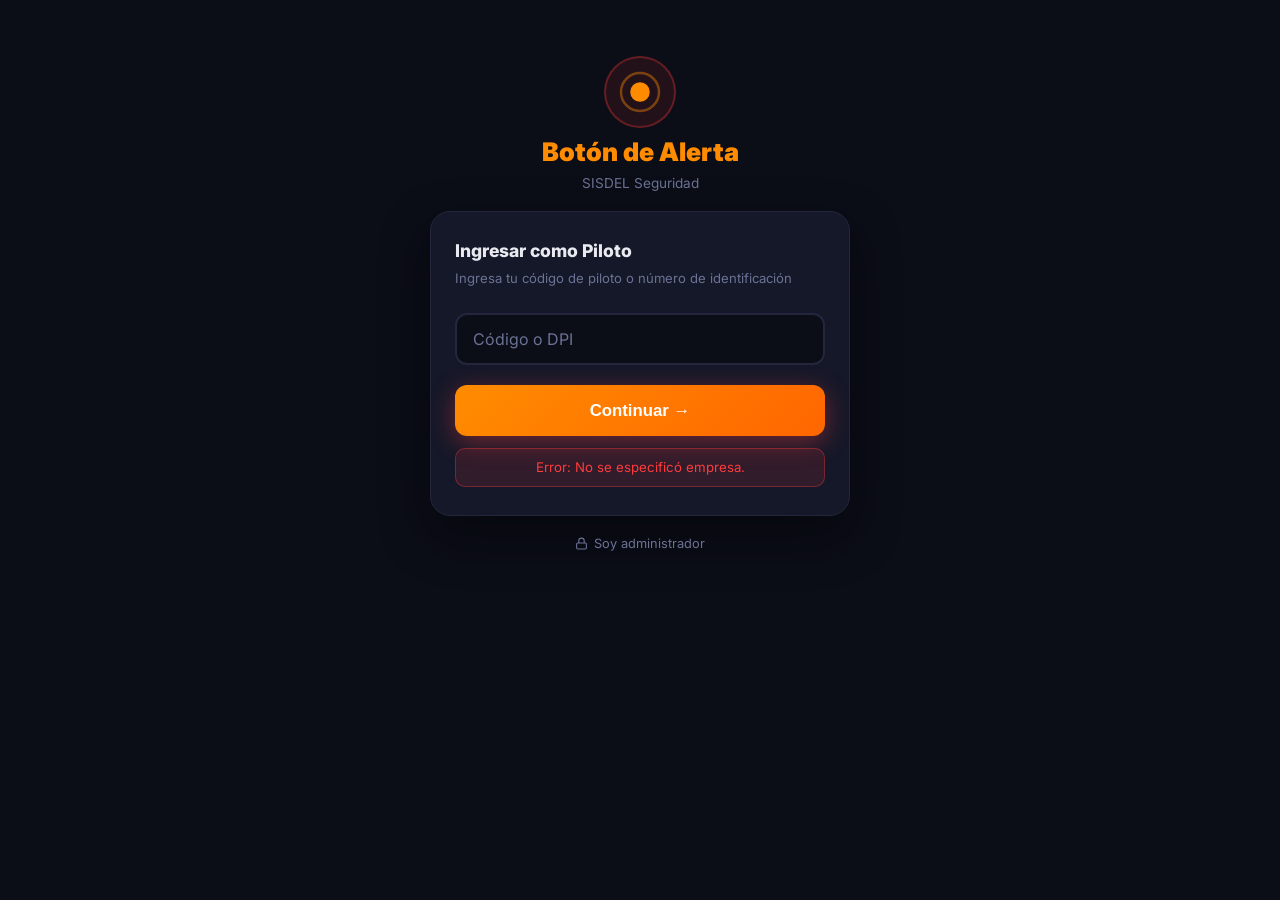
<file: dashboard/piloto.html>
<!DOCTYPE html>
<html lang="es">
<head>
    <meta charset="UTF-8">
    <meta name="viewport" content="width=device-width, initial-scale=1.0, maximum-scale=1.0, user-scalable=no">
    <title>🛡️ Botón de Alerta — Piloto</title>
    <meta name="theme-color" content="#0b0d17">
    <meta name="apple-mobile-web-app-capable" content="yes">
    <meta name="apple-mobile-web-app-status-bar-style" content="black-translucent">
    <link rel="preconnect" href="https://fonts.googleapis.com">
    <link rel="preconnect" href="https://fonts.gstatic.com" crossorigin>
    <link href="https://fonts.googleapis.com/css2?family=Inter:wght@400;600;700;800;900&family=JetBrains+Mono:wght@400;700;900&display=swap" rel="stylesheet">
    <link rel="stylesheet" href="css/vecino.css">
    <style>
        :root { --accent: #ff8c00; --accent-glow: rgba(255,140,0,.4); }
        .btn-panico { background: linear-gradient(135deg, #ff8c00, #ff6600) !important; box-shadow: 0 0 40px var(--accent-glow), 0 0 80px rgba(255,140,0,.15) !important; }
        .btn-panico:active { box-shadow: 0 0 60px var(--accent-glow), 0 0 120px rgba(255,140,0,.3) !important; }
        .v-logo h1 { color: #ff8c00 !important; }
        .btn-clave-ok { background: linear-gradient(135deg, #ff8c00, #ff6600) !important; }
        .vehiculo-info { background: rgba(255,140,0,.05); border: 1px solid rgba(255,140,0,.2); border-radius: 12px; padding: .75rem; margin-top: .5rem; }
        .shake-notice { position:fixed;bottom:80px;left:50%;transform:translateX(-50%);background:rgba(255,140,0,.15);border:1px solid rgba(255,140,0,.4);border-radius:12px;padding:.5rem 1rem;color:#ff8c00;font-size:.78rem;font-weight:600;z-index:100;display:none;text-align:center; }
        .sisdel-toast-container { position:fixed;top:20px;right:20px;z-index:99999;display:flex;flex-direction:column;gap:.5rem;pointer-events:none; }
        .sisdel-toast { pointer-events:auto;display:flex;align-items:center;gap:.7rem;padding:.75rem 1.2rem;border-radius:14px;font-size:.85rem;font-weight:600;color:#fff;min-width:260px;max-width:380px;box-shadow:0 8px 32px rgba(0,0,0,.45);backdrop-filter:blur(16px);animation:toastIn .4s cubic-bezier(.23,1,.32,1); }
        .sisdel-toast.toast-success { background:linear-gradient(135deg,rgba(0,214,143,.92),rgba(0,168,112,.92));border:1px solid rgba(0,214,143,.5); }
        .sisdel-toast.toast-error { background:linear-gradient(135deg,rgba(255,59,59,.92),rgba(200,30,30,.92));border:1px solid rgba(255,59,59,.5); }
        .sisdel-toast.toast-out { animation:toastOut .3s ease forwards; }
        @keyframes toastIn { from{opacity:0;transform:translateX(60px) scale(.9)}to{opacity:1;transform:translateX(0) scale(1)} }
        @keyframes toastOut { from{opacity:1;transform:translateX(0)}to{opacity:0;transform:translateX(60px) scale(.9)} }
    </style>
</head>
<body>
<div class="sisdel-toast-container" id="toast-container"></div>

<!-- ══ PASO 1: LOGIN ══════════════════ -->
<div id="paso-clave" class="paso">
    <div class="vcenter">
        <div class="v-logo">
            <div class="v-icon">
                <svg width="44" height="44" viewBox="0 0 44 44" fill="none">
                    <circle cx="22" cy="22" r="19" stroke="#ff8c00" stroke-width="2.5" fill="none" opacity=".4"/>
                    <circle cx="22" cy="22" r="8" fill="#ff8c00">
                        <animate attributeName="r" values="8;11;8" dur="2s" repeatCount="indefinite"/>
                    </circle>
                </svg>
            </div>
            <h1>Botón de Alerta</h1>
            <p id="emp-nombre-label">SISDEL Seguridad</p>
        </div>
        <div class="v-card">
            <h2>Ingresar como Piloto</h2>
            <p class="v-desc">Ingresa tu código de piloto o número de identificación</p>
            <input type="text" id="inp-clave" placeholder="Código o DPI" maxlength="20"
                   autocomplete="off" oninput="this.value=this.value.toUpperCase()">
            <button class="btn-clave-ok" onclick="loginPiloto()">Continuar →</button>
            <div class="v-error" id="error-clave" style="display:none;"></div>
        </div>
        <a href="index.html" class="link-admin">
            <svg width="13" height="13" viewBox="0 0 24 24" fill="none" stroke="currentColor" stroke-width="2">
                <rect x="3" y="11" width="18" height="11" rx="2"/><path d="M7 11V7a5 5 0 0110 0v4"/>
            </svg>
            Soy administrador
        </a>
    </div>
</div>

<!-- ══ PASO ACTIVAR (permisos) ══════════════════ -->
<div id="paso-activar" class="paso" style="display:none;">
    <div class="vcenter" style="text-align:center;">
        <div style="font-size:4rem;margin-bottom:1rem;">🛡️</div>
        <h1 style="color:#ff8c00;font-size:1.5rem;margin-bottom:.5rem;">¡Bienvenido, <span id="activar-nombre">Piloto</span>!</h1>
        <p style="color:#ccd6f6;font-size:.95rem;margin-bottom:1.5rem;">Para protegerte necesitamos activar tus sensores</p>
        <div style="background:rgba(255,140,0,.06);border:1px solid rgba(255,140,0,.2);border-radius:14px;padding:1rem;margin-bottom:1.5rem;text-align:left;">
            <div style="display:flex;align-items:center;gap:.6rem;margin-bottom:.6rem;"><span style="font-size:1.2rem;">📍</span><span style="color:#fff;font-size:.85rem;">Ubicación GPS en tiempo real</span></div>
            <div style="display:flex;align-items:center;gap:.6rem;margin-bottom:.6rem;"><span style="font-size:1.2rem;">🎙️</span><span style="color:#fff;font-size:.85rem;">Micrófono para alerta por voz</span></div>
            <div style="display:flex;align-items:center;gap:.6rem;"><span style="font-size:1.2rem;">📳</span><span style="color:#fff;font-size:.85rem;">Sensores de movimiento (agitar)</span></div>
        </div>
        <button onclick="activarTodo()" style="width:100%;padding:1rem;background:linear-gradient(135deg,#ff8c00,#cc6600);border:none;color:#fff;border-radius:14px;font-size:1.1rem;font-weight:900;cursor:pointer;letter-spacing:1px;box-shadow:0 4px 20px rgba(255,140,0,.4);">
            🔓 ACTIVAR PROTECCIÓN
        </button>
        <p style="color:#6b7294;font-size:.7rem;margin-top:.8rem;">Acepta todos los permisos que aparezcan</p>
    </div>
</div>

<!-- ══ PASO PÁNICO ══════════════════ -->
<div id="paso-panico" class="paso paso-panico" style="display:none;">
    <div class="vecino-info-bar">
        <svg width="20" height="20" viewBox="0 0 24 24" fill="none" stroke="#ff8c00" stroke-width="2.5"><path d="M20 21v-2a4 4 0 00-4-4H8a4 4 0 00-4 4v2"/><circle cx="12" cy="7" r="4"/></svg>
        <span id="vecino-nombre-bar" style="font-size:1.15rem;font-weight:900;color:#ffffff;letter-spacing:.5px;">Piloto</span>
        <button class="btn-editar-datos" onclick="abrirConfiguracion()" style="background:rgba(255,140,0,.12);border:1px solid rgba(255,140,0,.3);color:#ff8c00;">⚙️ Configurar</button>
    </div>

    <div class="gps-bar" id="gps-bar">
        <div class="gps-dot" id="gps-dot"></div>
        <span id="gps-status">Obteniendo ubicación...</span>
    </div>

    <div class="panico-area">
        <p class="instruccion" style="font-size:1.25rem;font-weight:900;color:#ff8c00;letter-spacing:4px;text-shadow:0 0 18px rgba(255,140,0,0.6);">EN CASO DE EMERGENCIA</p>
        <p class="instruccion-sub" style="font-size:1rem;color:#ccd6f6;">Mantén presionado 3 segundos para enviar alerta</p>
        <p id="panico-vehiculo" style="color:#ff8c00;font-size:.85rem;margin:.3rem 0;"></p>

        <div class="panic-btn-container">
            <div class="panic-ring ring3"></div>
            <div class="panic-ring ring2"></div>
            <div class="panic-ring ring1"></div>
            <button id="btn-panico" class="btn-panico"
                ontouchstart="iniciarPanico(event)" ontouchend="cancelarPanico(event)"
                onmousedown="iniciarPanico(event)" onmouseup="cancelarPanico(event)"
                onmouseleave="cancelarPanico(event)">
                <svg width="60" height="60" viewBox="0 0 24 24" fill="none" stroke="white" stroke-width="1.5">
                    <path d="M12 9v4M12 17h.01"/>
                    <path d="M10.29 3.86L1.82 18a2 2 0 001.71 3h16.94a2 2 0 001.71-3L13.71 3.86a2 2 0 00-3.42 0z"/>
                </svg>
                <span>ALERTA</span>
            </button>
        </div>

        <div class="hold-bar-wrap" id="hold-bar-wrap" style="display:none;">
            <div class="hold-bar" id="hold-bar"></div>
        </div>
        <p class="hint-panico" id="hint-panico">Mantén presionado 3 segundos para enviar alerta</p>

        <div id="voz-indicador" style="display:none; margin-top:.8rem; padding:.5rem 1rem; background:rgba(0,214,143,.1); border:1px solid rgba(0,214,143,.3); border-radius:10px; text-align:center;">
            <span style="font-size:.82rem; color:#00d68f; font-weight:700;">🎙️ Escuchando... grita fuerte para enviar alerta</span>
        </div>
    </div>
    <div class="shake-notice" id="shake-notice">📳 Agita el teléfono 4 veces para alerta rápida</div>
</div>

<!-- ══ OVERLAY CONFIRMACIÓN ════════════════════════ -->
<div id="overlay-enviado" class="overlay-enviado" style="display:none;">
    <div class="enviado-card">
        <div class="enviado-icon" style="font-size:4rem; animation: checkPop .5s cubic-bezier(.175,.885,.32,1.275);">✅</div>
        <div style="font-size:2rem; font-weight:900; color:#00d68f; letter-spacing:4px; margin-bottom:.25rem; text-shadow:0 0 20px rgba(0,214,143,.5);">ENVIADO</div>
        <h2 style="color:#fff; font-size:1.1rem; margin:.2rem 0;">¡ALERTA ENVIADA!</h2>
        <p id="env-alerta-num" style="color:#ff8c00; font-weight:700; font-size:1rem;"></p>
        <p>El panel de seguridad recibió tu señal de emergencia.</p>
        <p id="env-coords" class="enviado-coords"></p>
        <p><strong>Mantén la calma. Ayuda está en camino.</strong></p>
        <div id="wa-familiares" style="display:none; margin:.6rem 0; border-top:1px solid rgba(255,255,255,.1); padding-top:.7rem;">
            <p style="font-size:.78rem; color:#6b7294; margin-bottom:.4rem;">💬 Avisar a contactos por WhatsApp:</p>
            <div id="wa-botones" style="display:flex; flex-direction:column; gap:.4rem;"></div>
        </div>
        <p id="env-countdown" style="color:#6b7294; font-size:.85rem; margin-top:.25rem;"></p>
        <div style="display:flex; gap:.75rem; justify-content:center; flex-wrap:wrap; margin-top:.5rem;">
            <button onclick="enviarOtraAlerta()" class="btn-ok-enviado" style="background:linear-gradient(135deg,#ff8c00,#cc6600);">🚨 Enviar otra alerta</button>
            <button onclick="ocultarConfirmacion()" class="btn-ok-enviado" style="background:rgba(255,255,255,.08);">OK</button>
        </div>
    </div>
</div>

<!-- ══ MODAL CONFIGURACIÓN ══════════════════════ -->
<div id="modal-config" style="display:none; position:fixed; inset:0; background:rgba(6,8,20,.98); z-index:9998; overflow-y:auto; padding:1rem;">
    <div style="max-width:500px; margin:0 auto;">
        <div style="display:flex; justify-content:space-between; align-items:center; margin-bottom:1.2rem; padding-bottom:.8rem; border-bottom:1px solid rgba(255,255,255,.06);">
            <div><h2 style="color:#fff; font-size:1.25rem; margin:0;">⚙️ Configuración</h2><p style="font-size:.68rem; color:#6b7294; margin:.2rem 0 0;">Personaliza tu botón de alerta</p></div>
            <button onclick="cerrarConfiguracion()" style="background:linear-gradient(135deg,#00d68f,#00b377); border:none; color:#fff; border-radius:10px; padding:.5rem 1rem; font-size:.82rem; font-weight:700; cursor:pointer;">💾 Guardar</button>
        </div>
        <!-- GPS --><div style="background:linear-gradient(135deg,rgba(17,19,37,.9),rgba(20,23,45,.9)); border:1px solid rgba(77,166,255,.15); border-left:3px solid #4da6ff; border-radius:14px; padding:.9rem 1rem; margin-bottom:.7rem;"><div style="display:flex; justify-content:space-between; align-items:center;"><div style="display:flex; align-items:center; gap:.6rem;"><div style="width:36px;height:36px;border-radius:10px;background:rgba(77,166,255,.12);display:flex;align-items:center;justify-content:center;font-size:1.1rem;">📍</div><div><div style="font-weight:700;color:#fff;font-size:.85rem;display:flex;align-items:center;gap:.4rem;">Ubicación GPS <span id="cfg-gps-estado" style="display:inline-flex;align-items:center;padding:.15rem .45rem;border-radius:6px;font-size:.65rem;font-weight:700;background:rgba(255,165,0,.12);color:#ffa500;border:1px solid rgba(255,165,0,.2);">⏳</span></div><div style="font-size:.68rem;color:#6b7294;">Comparte tu ubicación al enviar alerta</div></div></div></div><button onclick="activarGPS()" style="width:100%;margin-top:.6rem;padding:.45rem;background:rgba(77,166,255,.08);color:#4da6ff;border:1px solid rgba(77,166,255,.2);border-radius:10px;font-size:.75rem;font-weight:700;cursor:pointer;">📍 Activar Ubicación</button></div>
        <!-- VIBRACIÓN --><div style="background:linear-gradient(135deg,rgba(17,19,37,.9),rgba(20,23,45,.9)); border:1px solid rgba(124,92,252,.15); border-left:3px solid #7c5cfc; border-radius:14px; padding:.9rem 1rem; margin-bottom:.7rem;"><div style="display:flex; justify-content:space-between; align-items:center;"><div style="display:flex; align-items:center; gap:.6rem;"><div style="width:36px;height:36px;border-radius:10px;background:rgba(124,92,252,.12);display:flex;align-items:center;justify-content:center;font-size:1.1rem;">📳</div><div><div style="font-weight:700;color:#fff;font-size:.85rem;">Vibración Fuerte</div><div style="font-size:.68rem;color:#6b7294;">Vibrar al enviar y confirmar alerta</div></div></div><label style="position:relative;display:inline-block;width:48px;height:26px;"><input type="checkbox" id="cfg-vibracion" onchange="guardarLocalConfig()" checked style="opacity:0;width:0;height:0;"><span style="position:absolute;cursor:pointer;inset:0;background:#2a2d45;border-radius:26px;transition:.3s;" class="cfg-slider"></span></label></div></div>
        <!-- AGITAR --><div style="background:linear-gradient(135deg,rgba(17,19,37,.9),rgba(20,23,45,.9)); border:1px solid rgba(255,165,0,.15); border-left:3px solid #ffa500; border-radius:14px; padding:.9rem 1rem; margin-bottom:.7rem;"><div style="display:flex; justify-content:space-between; align-items:center;"><div style="display:flex; align-items:center; gap:.6rem;"><div style="width:36px;height:36px;border-radius:10px;background:rgba(255,165,0,.12);display:flex;align-items:center;justify-content:center;font-size:1.1rem;">📱</div><div><div style="font-weight:700;color:#fff;font-size:.85rem;">Agitar para Alertar</div><div style="font-size:.68rem;color:#6b7294;">Agita 3 veces fuerte para activar</div></div></div><label style="position:relative;display:inline-block;width:48px;height:26px;"><input type="checkbox" id="cfg-agitar" onchange="guardarLocalConfig(); toggleShakeDetection();" style="opacity:0;width:0;height:0;"><span style="position:absolute;cursor:pointer;inset:0;background:#2a2d45;border-radius:26px;transition:.3s;" class="cfg-slider"></span></label></div><div style="margin-top:.5rem;padding:.35rem .6rem;background:rgba(255,165,0,.05);border-radius:8px;"><p style="font-size:.6rem;color:#6b7294;margin:0;text-align:center;">⚠️ Solo funciona con la app abierta</p></div></div>
        <!-- ALERTA POR VOZ --><div style="background:linear-gradient(135deg,rgba(17,19,37,.9),rgba(20,23,45,.9)); border:1px solid rgba(255,59,59,.15); border-left:3px solid #ff3b3b; border-radius:14px; padding:.9rem 1rem; margin-bottom:.7rem;"><div style="display:flex; justify-content:space-between; align-items:center;"><div style="display:flex; align-items:center; gap:.6rem;"><div style="width:36px;height:36px;border-radius:10px;background:rgba(255,59,59,.12);display:flex;align-items:center;justify-content:center;font-size:1.1rem;">🎙️</div><div><div style="font-weight:700;color:#fff;font-size:.85rem;">Alerta por Voz</div><div style="font-size:.68rem;color:#6b7294;">Grita fuerte para enviar alerta</div></div></div><label style="position:relative;display:inline-block;width:48px;height:26px;"><input type="checkbox" id="cfg-voz" onchange="toggleVoz()" style="opacity:0;width:0;height:0;"><span style="position:absolute;cursor:pointer;inset:0;background:#2a2d45;border-radius:26px;transition:.3s;" class="cfg-slider"></span></label></div><div id="cfg-voz-extra" style="display:none;margin-top:.7rem;padding-top:.6rem;border-top:1px solid rgba(255,255,255,.05);"><div id="audio-status-card" style="margin-bottom:.7rem;padding:.55rem .8rem;background:rgba(0,214,143,.06);border:1px solid rgba(0,214,143,.15);border-radius:10px;display:none;"><div style="display:flex;align-items:center;gap:.5rem;"><div style="width:8px;height:8px;border-radius:50%;background:#00d68f;"></div><span style="font-size:.75rem;color:#00d68f;font-weight:700;">Audio guardado</span><button id="btn-escuchar" onclick="escucharGrabacion()" style="margin-left:auto;padding:.3rem .7rem;background:rgba(77,166,255,.12);color:#4da6ff;border:1px solid rgba(77,166,255,.25);border-radius:8px;font-size:.72rem;font-weight:700;cursor:pointer;">▶️ Escuchar</button></div></div><p style="font-size:.72rem;color:#8b8fa8;margin-bottom:.4rem;">🔑 Graba tu frase de emergencia:</p><button id="btn-grabar" onclick="toggleGrabacion()" style="width:100%;padding:.6rem;background:linear-gradient(135deg,rgba(255,59,59,.12),rgba(200,0,0,.08));color:#ff3b3b;border:1px solid rgba(255,59,59,.25);border-radius:10px;font-size:.82rem;font-weight:800;cursor:pointer;">🎤 GRABAR FRASE</button><div id="grabacion-indicador" style="display:none;margin-top:.7rem;text-align:center;padding:.8rem;background:rgba(255,59,59,.08);border:2px solid rgba(255,59,59,.3);border-radius:14px;"><div style="font-size:1rem;color:#ff3b3b;font-weight:800;margin-bottom:.4rem;">🔴 GRABANDO</div><div id="volumen-barra" style="height:8px;background:rgba(255,255,255,.05);border-radius:4px;overflow:hidden;"><div id="volumen-nivel" style="height:100%;width:0;background:linear-gradient(90deg,#00d68f,#ffa500,#ff3b3b);border-radius:4px;transition:width .1s;"></div></div><div style="font-size:.66rem;color:rgba(255,255,255,.6);margin-top:.4rem;">Habla fuerte... Toca 🎤 para detener</div></div><div id="cfg-voz-estado" style="text-align:center;margin-top:.5rem;font-size:.75rem;color:#00d68f;font-weight:700;"></div></div></div>
        <!-- EDITAR DATOS --><div style="background:linear-gradient(135deg,rgba(17,19,37,.9),rgba(20,23,45,.9)); border:1px solid rgba(255,165,0,.12); border-left:3px solid #ffa500; border-radius:14px; padding:.9rem 1rem; margin-bottom:.7rem;"><button onclick="editarDatos();cerrarConfiguracion();" style="width:100%;padding:.55rem;background:rgba(255,165,0,.08);color:#ffa500;border:1px solid rgba(255,165,0,.2);border-radius:10px;font-size:.82rem;font-weight:700;cursor:pointer;">✏️ Editar Mis Datos, Vehículo y Contactos</button></div>
        <p style="text-align:center;font-size:.58rem;color:#3a3d55;margin-top:1rem;">SISDEL Botón de Alerta v1.0</p>
    </div>
</div>

<style>
@keyframes pulsoRojo { from{box-shadow:0 0 5px rgba(255,59,59,.2);background:rgba(255,59,59,.05);} to{box-shadow:0 0 15px rgba(255,59,59,.4);background:rgba(255,59,59,.15);} }
@keyframes checkPop {
    0%   { transform: scale(0); opacity: 0; }
    70%  { transform: scale(1.3); }
    100% { transform: scale(1); opacity: 1; }
}
.cfg-slider::before { content:"";position:absolute;height:20px;width:20px;left:3px;bottom:3px;background:#fff;border-radius:50%;transition:.3s; }
input:checked + .cfg-slider { background:#00d68f; }
input:checked + .cfg-slider::before { transform:translateX(22px); }
</style>

<!-- ══ PASO CONFIG (DATOS) ══════════════════ -->
<div id="paso-config" class="paso" style="display:none;">
    <div class="vcenter" style="max-width:680px;">
        <div class="v-logo"><h2>✏️ Mis Datos</h2><p>Actualiza tu información y contactos</p></div>
        <div class="v-card" style="padding:1.5rem 1.75rem;">
            <div class="v-form-grid">
                <!-- País -->
                <div class="v-field v-field-full">
                    <label>🌎 País <span style="color:#6b7294;font-size:.65rem;">(se añade automáticamente al teléfono)</span></label>
                    <select id="cfg-pais" class="v-select" onchange="actualizarLadaConfig()">
                        <option value="502">🇬🇹 Guatemala (+502)</option>
                        <option value="52">🇲🇽 México (+52)</option>
                        <option value="503">🇸🇻 El Salvador (+503)</option>
                        <option value="504">🇭🇳 Honduras (+504)</option>
                        <option value="505">🇳🇮 Nicaragua (+505)</option>
                        <option value="506">🇨🇷 Costa Rica (+506)</option>
                        <option value="507">🇵🇦 Panamá (+507)</option>
                        <option value="57">🇨🇴 Colombia (+57)</option>
                        <option value="1">🇺🇸 USA / Canadá (+1)</option>
                        <option value="34">🇪🇸 España (+34)</option>
                    </select>
                </div>
                <!-- Nombre -->
                <div class="v-field v-field-full"><label>👤 Nombre Completo</label><input type="text" id="cfg-nombre"></div>
                <!-- Teléfono con lada -->
                <div class="v-field">
                    <label>📱 Teléfono</label>
                    <div style="display:flex;gap:.4rem;align-items:center;">
                        <span id="cfg-lada-badge" style="background:#1a1f3e;border:1px solid #2d3366;border-radius:8px;padding:.5rem .7rem;font-size:.85rem;color:#ff8c00;font-weight:700;white-space:nowrap;">+502</span>
                        <input type="tel" id="cfg-tel" placeholder="12345678" style="flex:1;">
                    </div>
                </div>
                <!-- Correo -->
                <div class="v-field"><label>📧 Correo <span style="color:#6b7294;font-size:.65rem;">(opcional)</span></label><input type="email" id="cfg-correo" placeholder="correo@ejemplo.com"></div>
                <!-- Sexo / Edad -->
                <div class="v-field"><label>⚥ Sexo</label>
                    <select id="cfg-sexo"><option value="">— Seleccionar —</option><option value="M">Masculino</option><option value="F">Femenino</option></select>
                </div>
                <div class="v-field"><label>🎂 Edad</label><input type="number" id="cfg-edad" min="1" max="150" placeholder="Ej: 35"></div>
                <!-- Licencia -->
                <div class="v-field"><label>🪪 No. Licencia</label><input type="text" id="cfg-licencia"></div>
                <!-- Placas -->
                <div class="v-field"><label>🚗 Placas Vehículo</label><input type="text" id="cfg-placas"></div>
                <!-- Tipo -->
                <div class="v-field"><label>🚛 Tipo Vehículo</label>
                    <select id="cfg-tipo">
                        <option value="">—</option><option value="Sedan">Sedán</option><option value="Pickup">Pickup</option>
                        <option value="Camion">Camión</option><option value="Motocicleta">Motocicleta</option>
                        <option value="Panel">Panel</option><option value="Microbus">Microbús</option>
                        <option value="Bus">Bus</option><option value="Otro">Otro</option>
                    </select>
                </div>
                <!-- Color -->
                <div class="v-field"><label>🎨 Color Vehículo</label><input type="text" id="cfg-color"></div>
                <!-- Foto -->
                <div class="v-field v-field-full"><label>📷 Foto del Vehículo</label>
                    <input type="file" id="cfg-foto" accept="image/*" onchange="previsualizarFotoConfig(event)">
                    <div id="cfg-foto-preview" style="display:none;margin-top:.4rem;text-align:center;"><img id="cfg-foto-img" style="max-width:200px;max-height:120px;border-radius:8px;border:1px solid #2a2d45;"></div>
                </div>
                <!-- Dirección -->
                <div class="v-field v-field-full"><label>🏠 Dirección</label><input type="text" id="cfg-dir" placeholder="Calle, Número, Zona, Ciudad"></div>
            </div>
            <!-- Contactos con lada -->
            <h4 style="font-size:.78rem;color:#ff8c00;text-transform:uppercase;letter-spacing:.5px;margin:1rem 0 .5rem;font-weight:800;">🆘 CONTACTOS DE EMERGENCIA</h4>
            <div style="display:flex;flex-direction:column;gap:.5rem;">
                <div style="background:rgba(255,140,0,.04);border:1px solid rgba(255,140,0,.2);border-radius:10px;padding:.75rem 1rem;">
                    <label style="font-size:.75rem;color:#ff8c00;font-weight:700;display:block;margin-bottom:.4rem;">📞 Contacto 1</label>
                    <div style="display:flex;gap:.4rem;"><input type="text" id="cfg-c1n" placeholder="Nombre" style="flex:1.2;"><span class="cfg-lada-fam" style="background:#1a1f3e;border:1px solid #2d3366;border-radius:8px;padding:.5rem .5rem;font-size:.8rem;color:#ff8c00;font-weight:700;">+502</span><input type="tel" id="cfg-c1t" placeholder="Teléfono" style="flex:1;"></div>
                </div>
                <div style="background:rgba(255,140,0,.04);border:1px solid rgba(255,140,0,.2);border-radius:10px;padding:.75rem 1rem;">
                    <label style="font-size:.75rem;color:#ff8c00;font-weight:700;display:block;margin-bottom:.4rem;">📞 Contacto 2</label>
                    <div style="display:flex;gap:.4rem;"><input type="text" id="cfg-c2n" placeholder="Nombre" style="flex:1.2;"><span class="cfg-lada-fam" style="background:#1a1f3e;border:1px solid #2d3366;border-radius:8px;padding:.5rem .5rem;font-size:.8rem;color:#ff8c00;font-weight:700;">+502</span><input type="tel" id="cfg-c2t" placeholder="Teléfono" style="flex:1;"></div>
                </div>
                <div style="background:rgba(255,140,0,.04);border:1px solid rgba(255,140,0,.2);border-radius:10px;padding:.75rem 1rem;">
                    <label style="font-size:.75rem;color:#ff8c00;font-weight:700;display:block;margin-bottom:.4rem;">📞 Contacto 3</label>
                    <div style="display:flex;gap:.4rem;"><input type="text" id="cfg-c3n" placeholder="Nombre" style="flex:1.2;"><span class="cfg-lada-fam" style="background:#1a1f3e;border:1px solid #2d3366;border-radius:8px;padding:.5rem .5rem;font-size:.8rem;color:#ff8c00;font-weight:700;">+502</span><input type="tel" id="cfg-c3t" placeholder="Teléfono" style="flex:1;"></div>
                </div>
                <div style="background:rgba(255,140,0,.04);border:1px solid rgba(255,140,0,.2);border-radius:10px;padding:.75rem 1rem;">
                    <label style="font-size:.75rem;color:#ff8c00;font-weight:700;display:block;margin-bottom:.4rem;">📞 Contacto 4</label>
                    <div style="display:flex;gap:.4rem;"><input type="text" id="cfg-c4n" placeholder="Nombre" style="flex:1.2;"><span class="cfg-lada-fam" style="background:#1a1f3e;border:1px solid #2d3366;border-radius:8px;padding:.5rem .5rem;font-size:.8rem;color:#ff8c00;font-weight:700;">+502</span><input type="tel" id="cfg-c4t" placeholder="Teléfono" style="flex:1;"></div>
                </div>
                <div style="background:rgba(255,140,0,.04);border:1px solid rgba(255,140,0,.2);border-radius:10px;padding:.75rem 1rem;">
                    <label style="font-size:.75rem;color:#ff8c00;font-weight:700;display:block;margin-bottom:.4rem;">📞 Contacto 5</label>
                    <div style="display:flex;gap:.4rem;"><input type="text" id="cfg-c5n" placeholder="Nombre" style="flex:1.2;"><span class="cfg-lada-fam" style="background:#1a1f3e;border:1px solid #2d3366;border-radius:8px;padding:.5rem .5rem;font-size:.8rem;color:#ff8c00;font-weight:700;">+502</span><input type="tel" id="cfg-c5t" placeholder="Teléfono" style="flex:1;"></div>
                </div>
            </div>
            <div style="display:flex;gap:.5rem;margin-top:1rem;">
                <button class="btn-clave-ok" style="flex:1;" onclick="guardarConfig()">💾 Guardar</button>
                <button onclick="volverPanico()" style="flex:1;background:rgba(107,114,148,.15);border:1px solid rgba(107,114,148,.3);color:#6b7294;border-radius:12px;padding:.6rem;font-weight:700;cursor:pointer;">← Volver</button>
            </div>
        </div>
    </div>
</div>

<script>
const API = (window.location.hostname==='localhost'||window.location.protocol==='file:') ? 'http://localhost:8000' : 'https://boton-de-panico-sisdel.onrender.com';
let PILOTO=null, ID_EMPRESA=null, gpsLat=null, gpsLon=null, gpsWatchId=null;
let holdInterval=null, holdProgress=0;
const HOLD_MS=3000;
let _alertaCount=0, _countdownInterval=null, mediaRecorder=null, audioChunks=[];
let _shakeEnabled=true, _shakeActive=false;
let _vozCtx=null, _vozAnalyser=null, _vozStream=null, _vozActiva=false, _lastVozAlert=0;

function showToast(msg,type='success',dur=3500){const i={success:'✅',error:'❌',info:'💡',warning:'⚠️'};const c=document.getElementById('toast-container');const t=document.createElement('div');t.className=`sisdel-toast toast-${type}`;t.innerHTML=`<span style="font-size:1.3rem;flex-shrink:0">${i[type]||'ℹ️'}</span><span style="flex:1">${msg}</span><span style="cursor:pointer;opacity:.7;font-size:1rem" onclick="this.parentElement.classList.add('toast-out');setTimeout(()=>this.parentElement.remove(),300)">✕</span>`;c.appendChild(t);setTimeout(()=>{t.classList.add('toast-out');setTimeout(()=>t.remove(),300);},dur);}

document.addEventListener('DOMContentLoaded', async()=>{
    // Auto-activar shake si estaba habilitado
    const _cfgInit=JSON.parse(localStorage.getItem('sisdel_piloto_config')||'{}');
    if(_cfgInit.agitar) setTimeout(()=>toggleShakeDetection(),300);
    const params=new URLSearchParams(window.location.search);
    ID_EMPRESA=params.get('emp');
    if(!ID_EMPRESA){document.getElementById('error-clave').textContent='Error: No se especificó empresa.';document.getElementById('error-clave').style.display='block';return;}
    const saved=sessionStorage.getItem('sisdel_piloto');
    if(saved){PILOTO=JSON.parse(saved);mostrarPanico();}
    else{const dpi=sessionStorage.getItem('sisdel_piloto_dpi');
        if(dpi){sessionStorage.removeItem('sisdel_piloto_dpi');
            try{const r=await fetch(`${API}/api/pilotos/${ID_EMPRESA}`);if(r.ok){const ps=await r.json();const p=ps.find(x=>(x.num_identificacion||'').toUpperCase()===dpi.toUpperCase()||(x.codigo_piloto||'').toUpperCase()===dpi.toUpperCase());if(p){PILOTO=p;sessionStorage.setItem('sisdel_piloto',JSON.stringify(p));mostrarPanico();}}}catch{}
        }
    }
    document.getElementById('inp-clave').addEventListener('keydown',e=>{if(e.key==='Enter')loginPiloto();});
});

async function loginPiloto(){
    const clave=document.getElementById('inp-clave').value.trim();
    if(!clave){showErr('Ingresa tu código o DPI');return;}
    try{const r=await fetch(`${API}/api/pilotos/${ID_EMPRESA}`);if(!r.ok){showErr('Error del servidor');return;}
        const ps=await r.json();
        const p=ps.find(x=>(x.num_identificacion||'').toUpperCase()===clave.toUpperCase()||(x.codigo_piloto||'').toUpperCase()===clave.toUpperCase());
        if(!p){showErr('Código o DPI no encontrado');return;}
        PILOTO=p;sessionStorage.setItem('sisdel_piloto',JSON.stringify(p));mostrarPanico();
    }catch(e){showErr('Error de conexión');}
}
function showErr(m){const e=document.getElementById('error-clave');e.textContent=m;e.style.display='block';}

let _permisosActivados = false;

function mostrarPanico(){
    document.querySelectorAll('.paso').forEach(p=>p.style.display='none');
    // Check if permissions were already activated this session
    if(!_permisosActivados && !sessionStorage.getItem('sisdel_permisos_ok')){
        // Show activation screen first
        document.getElementById('paso-activar').style.display='block';
        document.getElementById('activar-nombre').textContent=PILOTO.nombre?.split(' ')[0]||'Piloto';
        return;
    }
    // Go directly to panic
    irAPanico();
}

function irAPanico(){
    document.querySelectorAll('.paso').forEach(p=>p.style.display='none');
    document.getElementById('paso-panico').style.display='block';
    document.getElementById('vecino-nombre-bar').textContent=PILOTO.nombre?.split(' ')[0]||'Piloto';
    const vi=[];
    if(PILOTO.placas_vehiculo)vi.push('🚗 '+PILOTO.placas_vehiculo);
    if(PILOTO.tipo_vehiculo)vi.push(PILOTO.tipo_vehiculo);
    if(PILOTO.color_vehiculo)vi.push(PILOTO.color_vehiculo);
    document.getElementById('panico-vehiculo').textContent=vi.join(' — ');
    cargarLocalConfig();
    // Auto-activar funciones según config guardada
    setTimeout(() => toggleShakeDetection(), 300);
    const cfg=JSON.parse(localStorage.getItem('sisdel_piloto_config')||'{}');
    if(cfg.voz){
        const ind=document.getElementById('voz-indicador');
        if(ind) ind.style.display='block';
        setTimeout(()=>iniciarEscuchaVoz(), 500);
    }
}

// Called from user tap gesture — this is KEY for mobile permission requests
async function activarTodo(){
    const btn=event.target.closest('button');
    btn.textContent='⏳ Activando...';btn.disabled=true;
    let gpsOk=false, micOk=false, motionOk=false;
    // 1. GPS
    try{
        await new Promise((resolve,reject)=>{
            navigator.geolocation.getCurrentPosition(
                pos=>{gpsLat=pos.coords.latitude;gpsLon=pos.coords.longitude;gpsOk=true;resolve();},
                err=>{reject(err);},
                {enableHighAccuracy:true,timeout:15000}
            );
        });
    }catch(e){console.warn('GPS:',e);}
    // 2. Micrófono
    try{
        const s=await navigator.mediaDevices.getUserMedia({audio:true});
        s.getTracks().forEach(t=>t.stop());
        micOk=true;
    }catch(e){console.warn('Mic:',e);}
    // 3. DeviceMotion (iOS)
    if(typeof DeviceMotionEvent!=='undefined'&&typeof DeviceMotionEvent.requestPermission==='function'){
        try{const r=await DeviceMotionEvent.requestPermission();motionOk=(r==='granted');}catch{}
    }else{motionOk=true;}
    // Mark as activated
    _permisosActivados=true;
    sessionStorage.setItem('sisdel_permisos_ok','1');
    // Start services
    requestLocationPermission();
    toggleShakeDetection();
    const cfg=JSON.parse(localStorage.getItem('sisdel_piloto_config')||'{}');
    if(cfg.voz!==false && micOk) iniciarEscuchaVoz();
    // Show results briefly
    let msg='✅ Protección activada:\n';
    msg+=gpsOk?'📍 GPS ✅\n':'📍 GPS ❌ (activa GPS en ajustes)\n';
    msg+=micOk?'🎙️ Micrófono ✅\n':'🎙️ Micrófono ❌\n';
    msg+=motionOk?'📳 Movimiento ✅':'📳 Movimiento ❌';
    showToast(msg.replace(/\n/g,'<br>'),'success',4000);
    // Go to panic screen
    irAPanico();
}
function logout(){sessionStorage.removeItem('sisdel_piloto');sessionStorage.removeItem('sisdel_tipo');PILOTO=null;window.location.href='index.html';}

// GPS
function requestLocationPermission(){
    if(!navigator.geolocation){_errorBarraGPS('GPS no disponible');return;}
    if(gpsWatchId!==null)navigator.geolocation.clearWatch(gpsWatchId);
    navigator.geolocation.getCurrentPosition(
        pos=>{gpsLat=pos.coords.latitude;gpsLon=pos.coords.longitude;_actualizarBarraGPS(gpsLat,gpsLon,pos.coords.accuracy);},
        err=>{_errorBarraGPS('Activa GPS en configuración');},
        {enableHighAccuracy:true,timeout:15000}
    );
    gpsWatchId=navigator.geolocation.watchPosition(
        pos=>{gpsLat=pos.coords.latitude;gpsLon=pos.coords.longitude;_actualizarBarraGPS(gpsLat,gpsLon,pos.coords.accuracy);},
        err=>{_errorBarraGPS('Sin señal GPS');},
        {enableHighAccuracy:true,timeout:30000,maximumAge:5000}
    );
}
function _actualizarBarraGPS(lat,lon,acc){
    document.getElementById('gps-status').textContent=`✅ 📍 ${lat.toFixed(5)}, ${lon.toFixed(5)} (±${Math.round(acc||0)}m)`;
    const d=document.getElementById('gps-dot');d.style.background='#00d68f';d.style.boxShadow='0 0 8px rgba(0,214,143,.6)';
    document.getElementById('gps-bar').style.borderColor='rgba(0,214,143,.25)';document.getElementById('gps-bar').style.background='rgba(0,214,143,.06)';
    const c=document.getElementById('cfg-gps-estado');
    if(c){c.textContent='✅';c.style.background='rgba(0,214,143,.12)';c.style.color='#00d68f';c.style.borderColor='rgba(0,214,143,.2)';}
}
function _errorBarraGPS(msg){document.getElementById('gps-status').textContent='⚠️ '+msg;document.getElementById('gps-dot').style.background='#ffa500';const c=document.getElementById('cfg-gps-estado');if(c){c.textContent='❌';c.style.background='rgba(255,59,59,.12)';c.style.color='#ff3b3b';c.style.borderColor='rgba(255,59,59,.2)';}}

function verificarEstadoGPS() {
    const el = document.getElementById('cfg-gps-estado');
    if (!el) return;
    if (!navigator.geolocation) {
        el.textContent = '❌ No soportado';
        el.style.color = '#ff3b3b';
        return;
    }
    navigator.geolocation.getCurrentPosition(
        () => { el.textContent = '✅ Activo'; el.style.color = '#00d68f'; el.style.background = 'rgba(0,214,143,.15)'; el.style.borderColor = 'rgba(0,214,143,.3)'; },
        () => { el.textContent = '⚠️ Bloqueado'; el.style.color = '#ff3b3b'; el.style.background = 'rgba(255,59,59,.15)'; el.style.borderColor = 'rgba(255,59,59,.3)'; },
        { timeout: 5000 }
    );
}

function activarGPS() {
    navigator.geolocation.getCurrentPosition(
        (pos) => {
            requestLocationPermission();
            verificarEstadoGPS();
            alert(`✅ GPS activado\nLatitud: ${pos.coords.latitude.toFixed(6)}\nLongitud: ${pos.coords.longitude.toFixed(6)}`);
        },
        () => { alert('❌ No se pudo activar GPS.\n\niPhone: Ajustes → Privacidad → Servicios de Ubicación → Safari → Permitir\n\nAndroid: Ajustes → Sitios → Ubicación → Permitir'); }
    );
}

// NO pedir permiso GPS al enviar alerta — usar lo que ya hay o continuar sin GPS
function ensureLocation(){return Promise.resolve();}

// ══ AGITAR PARA ALERTAR (SHAKE DETECTION) ══
let _shakeListening = false;
let _shakeTimestamps = [];
const SHAKE_THRESHOLD = 25;       
const SHAKE_COUNT     = 3;        
const SHAKE_WINDOW    = 2000;     
const SHAKE_COOLDOWN  = 10000;    
let _lastShakeAlert   = 0;

function _handleMotion(e) {
    const acc = e.accelerationIncludingGravity || e.acceleration;
    if (!acc) return;
    const fuerza = Math.sqrt(acc.x * acc.x + acc.y * acc.y + acc.z * acc.z);
    if (fuerza > SHAKE_THRESHOLD) {
        const now = Date.now();
        _shakeTimestamps.push(now);
        _shakeTimestamps = _shakeTimestamps.filter(t => now - t < SHAKE_WINDOW);
        if (_shakeTimestamps.length >= SHAKE_COUNT) {
            _shakeTimestamps = [];
            if (now - _lastShakeAlert < SHAKE_COOLDOWN) return;
            _lastShakeAlert = now;
            const panicVisible = document.getElementById('paso-panico')?.style.display !== 'none';
            if (panicVisible && typeof enviarAlerta === 'function') {
                if (navigator.vibrate) navigator.vibrate([100, 50, 100]);
                console.log('🚨 Shake detected! Enviando alerta...');
                enviarAlerta('shake');
            }
        }
    }
}

function toggleShakeDetection() {
    const cfg = JSON.parse(localStorage.getItem('sisdel_piloto_config') || '{}');
    if (cfg.agitar && !_shakeListening) {
        if (typeof DeviceMotionEvent !== 'undefined' && typeof DeviceMotionEvent.requestPermission === 'function') {
            DeviceMotionEvent.requestPermission()
                .then(state => {
                    if (state === 'granted') {
                        window.addEventListener('devicemotion', _handleMotion);
                        _shakeListening = true;
                    } else {
                        alert('⚠️ Permiso de movimiento denegado. Actívalo en Ajustes → Safari → Movimiento y orientación.');
                    }
                })
                .catch(() => {
                    alert('⚠️ No se pudo solicitar permiso de movimiento.');
                });
        } else if ('DeviceMotionEvent' in window) {
            window.addEventListener('devicemotion', _handleMotion);
            _shakeListening = true;
        }
    } else if (!cfg.agitar && _shakeListening) {
        window.removeEventListener('devicemotion', _handleMotion);
        _shakeListening = false;
    }
}

// HOLD-TO-SEND
function iniciarPanico(e){e.preventDefault();document.getElementById('btn-panico').classList.add('pressing');document.getElementById('hold-bar-wrap').style.display='block';document.getElementById('hint-panico').textContent='¡Mantén presionado!';holdProgress=0;const s=Date.now();holdInterval=setInterval(()=>{holdProgress=Math.min(((Date.now()-s)/HOLD_MS)*100,100);document.getElementById('hold-bar').style.width=holdProgress+'%';if(holdProgress>=100){clearInterval(holdInterval);holdInterval=null;enviarAlerta();}},50);}
function cancelarPanico(e){e.preventDefault();document.getElementById('btn-panico').classList.remove('pressing');if(holdInterval){clearInterval(holdInterval);holdInterval=null;}if(holdProgress<100){document.getElementById('hold-bar-wrap').style.display='none';document.getElementById('hold-bar').style.width='0%';document.getElementById('hint-panico').textContent='Mantén presionado 3 segundos para enviar alerta';}}

async function enviarAlerta(fuente){
    if(!PILOTO)return;
    if(_alertaCount>=10){showToast('10 alertas enviadas','warning');return;}
    try{await ensureLocation();}catch{}
    _alertaCount++;
    const cfg=JSON.parse(localStorage.getItem('sisdel_piloto_config')||'{}');
    if(cfg.vibracion!==false&&navigator.vibrate)navigator.vibrate([200,100,200,100,500]);

    // NO reproducir audio grabado si la alerta fue disparada por voz
    if(fuente!=='voz' && cfg.audioGrabado){
        try{const a=new Audio(cfg.audioGrabado);a.volume=1;let r=0;a.onended=()=>{r++;if(r<3)a.play().catch(()=>{});};a.play().catch(()=>{});}catch{}
    }
    document.getElementById('env-alerta-num').textContent=`Alerta #${_alertaCount} de 10`;
    document.getElementById('env-coords').textContent=gpsLat?`📍 ${gpsLat.toFixed(6)}, ${gpsLon.toFixed(6)}`:'📍 Sin coordenadas';
    document.getElementById('overlay-enviado').style.display='flex';
    // WhatsApp
    const cts=[];for(let i=1;i<=5;i++){const n=PILOTO[`fam_nombre_${i}`];const t=PILOTO[`fam_tel_${i}`];if(t)cts.push({nombre:n||`Contacto ${i}`,telefono:t});}
    const wd=document.getElementById('wa-botones'),wf=document.getElementById('wa-familiares');
    if(cts.length){const m=encodeURIComponent(`🚨 ALERTA\n${PILOTO.nombre} activó alerta.\n${gpsLat?'📍 https://maps.google.com/?q='+gpsLat+','+gpsLon:'Sin GPS'}`);wd.innerHTML=cts.map(c=>`<a href="https://wa.me/${c.telefono}?text=${m}" target="_blank" style="display:flex;align-items:center;gap:.5rem;padding:.5rem .8rem;background:rgba(37,211,102,.1);border:1px solid rgba(37,211,102,.3);border-radius:10px;color:#25d366;text-decoration:none;font-size:.82rem;font-weight:700;">💬 ${c.nombre}</a>`).join('');wf.style.display='block';}else{wf.style.display='none';}
    let sec=45;document.getElementById('env-countdown').textContent=`Se cierra en ${sec}s`;
    if(_countdownInterval)clearInterval(_countdownInterval);
    _countdownInterval=setInterval(()=>{sec--;document.getElementById('env-countdown').textContent=`Se cierra en ${sec}s`;if(sec<=0){clearInterval(_countdownInterval);ocultarConfirmacion();}},1000);
    try{await fetch(`${API}/api/empresa/alertas`,{method:'POST',headers:{'Content-Type':'application/json'},body:JSON.stringify({id_empresa:ID_EMPRESA,id_piloto:PILOTO.id_piloto,nombre_piloto:PILOTO.nombre,telefono_piloto:PILOTO.telefono,num_identificacion:PILOTO.num_identificacion,placas_vehiculo:PILOTO.placas_vehiculo||'',tipo_vehiculo:PILOTO.tipo_vehiculo||'',color_vehiculo:PILOTO.color_vehiculo||'',direccion_piloto:PILOTO.direccion||'',gps_latitud:gpsLat,gps_longitud:gpsLon,direccion_aproximada:gpsLat?`${gpsLat.toFixed(6)}, ${gpsLon.toFixed(6)}`:'Sin coordenadas'})});}catch{showToast('Error al enviar','error');}
    document.getElementById('btn-panico').classList.remove('pressing');document.getElementById('hold-bar-wrap').style.display='none';document.getElementById('hold-bar').style.width='0%';document.getElementById('hint-panico').textContent='Mantén presionado 3 segundos para enviar alerta';
}
function enviarOtraAlerta(){ocultarConfirmacion();}
function ocultarConfirmacion(){document.getElementById('overlay-enviado').style.display='none';if(_countdownInterval){clearInterval(_countdownInterval);_countdownInterval=null;}}

// CONFIG MODAL
function abrirConfiguracion(){document.getElementById('modal-config').style.display='block';cargarLocalConfig();verificarEstadoGPS();}
function cerrarConfiguracion(){
    guardarLocalConfig();
    document.getElementById('modal-config').style.display='none';
    const cfg=JSON.parse(localStorage.getItem('sisdel_piloto_config')||'{}');
    toggleShakeDetection();
    if(cfg.voz) iniciarEscuchaVoz();
}
function guardarLocalConfig(){const c=JSON.parse(localStorage.getItem('sisdel_piloto_config')||'{}');c.vibracion=document.getElementById('cfg-vibracion').checked;c.agitar=document.getElementById('cfg-agitar').checked;c.voz=document.getElementById('cfg-voz').checked;localStorage.setItem('sisdel_piloto_config',JSON.stringify(c));}
function cargarLocalConfig(){
    const c=JSON.parse(localStorage.getItem('sisdel_piloto_config')||'{}');
    document.getElementById('cfg-vibracion').checked=c.vibracion!==false;
    document.getElementById('cfg-agitar').checked=c.agitar!==false;
    document.getElementById('cfg-voz').checked=c.voz!==false;
    if(c.voz!==false)document.getElementById('cfg-voz-extra').style.display='block';
    
    if(c.audioGrabado){
        const asc=document.getElementById('audio-status-card');
        if(asc) asc.style.display='block';
        const vs=document.getElementById('cfg-voz-estado');
        if(vs) vs.textContent='✅ Audio guardado';
    }
}
function verificarEstadoGPS(){
    const c=document.getElementById('cfg-gps-estado');
    if(!c)return;
    if(gpsLat!==null){
        c.textContent='✅';c.style.background='rgba(0,214,143,.12)';c.style.color='#00d68f';c.style.borderColor='rgba(0,214,143,.2)';
    }else{
        c.textContent='❌';c.style.background='rgba(255,59,59,.12)';c.style.color='#ff3b3b';c.style.borderColor='rgba(255,59,59,.2)';
    }
}
// ══ ESCUCHA DE VOZ (detección por volumen) ══
let _escuchaStream = null;
let _escuchaAnalyser = null;
let _escuchaActiva = false;
let _escuchaAnimFrame = null;
let _gritoConsecutivo = 0;
const UMBRAL_VOLUMEN = 55;
const GRITOS_NECESARIOS = 15;

function toggleVoz() {
    const activo = document.getElementById('cfg-voz').checked;
    document.getElementById('cfg-voz-extra').style.display = activo ? 'block' : 'none';
    guardarLocalConfig();
    if (!activo) detenerEscuchaVoz();
}

async function iniciarEscuchaVoz() {
    if (_escuchaActiva) return;
    const cfg = JSON.parse(localStorage.getItem('sisdel_piloto_config') || '{}');
    if (!cfg.voz) return;

    try {
        _escuchaStream = await navigator.mediaDevices.getUserMedia({ audio: true });
        const audioCtx = new (window.AudioContext || window.webkitAudioContext)();
        const source = audioCtx.createMediaStreamSource(_escuchaStream);
        _escuchaAnalyser = audioCtx.createAnalyser();
        _escuchaAnalyser.fftSize = 256;
        source.connect(_escuchaAnalyser);

        _escuchaActiva = true;
        _gritoConsecutivo = 0;
        monitorearVolumen();

        const ind = document.getElementById('voz-indicador');
        if (ind) ind.style.display = 'block';
    } catch (err) {}
}

function monitorearVolumen() {
    if (!_escuchaActiva || !_escuchaAnalyser) return;
    const data = new Uint8Array(_escuchaAnalyser.frequencyBinCount);
    _escuchaAnalyser.getByteFrequencyData(data);
    const avg = data.reduce((a, b) => a + b, 0) / data.length;

    if (avg > UMBRAL_VOLUMEN) {
        _gritoConsecutivo++;
        if (_gritoConsecutivo >= GRITOS_NECESARIOS) {
            _gritoConsecutivo = 0;
            detenerEscuchaVoz();
            if (typeof enviarAlerta === 'function') {
                console.log('🎙️ ¡Grito detectado! Enviando alerta...');
                enviarAlerta('voz');
            }
            setTimeout(() => {
                const c = JSON.parse(localStorage.getItem('sisdel_piloto_config') || '{}');
                if (c.voz) iniciarEscuchaVoz();
            }, 15000);
            return;
        }
    } else {
        _gritoConsecutivo = Math.max(0, _gritoConsecutivo - 1);
    }
    _escuchaAnimFrame = requestAnimationFrame(monitorearVolumen);
}

function detenerEscuchaVoz() {
    _escuchaActiva = false;
    if (_escuchaAnimFrame) cancelAnimationFrame(_escuchaAnimFrame);
    if (_escuchaStream) {
        _escuchaStream.getTracks().forEach(t => t.stop());
        _escuchaStream = null;
    }
    const ind = document.getElementById('voz-indicador');
    if (ind) ind.style.display = 'none';
}

// ══ GRABACIÓN DE FRASE CLAVE ══
let _mediaRecorder = null;
let _audioChunks = [];
let _grabando = false;
let _audioStream = null;
let _analyser = null;
let _animFrame = null;

async function solicitarPermisoMic() {
    try {
        const stream = await navigator.mediaDevices.getUserMedia({ audio: true });
        stream.getTracks().forEach(t => t.stop());
        const btn = document.getElementById('btn-permiso-mic');
        if (btn) {
            btn.innerHTML = '✅ Micrófono Permitido';
            btn.style.background = 'rgba(0,214,143,.15)';
            btn.style.color = '#00d68f';
            btn.style.borderColor = 'rgba(0,214,143,.3)';
            btn.disabled = true;
        }
        alert('Permiso de micrófono concedido.\n\nIMPORTANTE: Apple iOS prohíbe grabar audio en segundo plano a las páginas web. La alerta por voz SOLO funcionará si mantienes esta app ABIERTA Y VISIBLE en tu pantalla.');
    } catch (err) {
        alert('❌ Permiso denegado. Debes habilitarlo en: Ajustes → Safari → Micrófono → Permitir.');
    }
}

async function toggleGrabacion() {
    if (_grabando) {
        await detenerGrabacion();
    } else {
        await iniciarGrabacion();
    }
}

async function iniciarGrabacion() {
    const estado = document.getElementById('cfg-voz-estado');
    const btn = document.getElementById('btn-grabar');
    estado.innerHTML = '';
    
    try {
        _audioStream = await navigator.mediaDevices.getUserMedia({ audio: true });
        _mediaRecorder = new MediaRecorder(_audioStream);
        _audioChunks = [];

        _mediaRecorder.ondataavailable = (e) => {
            if (e.data.size > 0) _audioChunks.push(e.data);
        };

        _mediaRecorder.onstop = () => {
            const mime = _mediaRecorder.mimeType || '';
            const blob = new Blob(_audioChunks, { type: mime });
            
            const reader = new FileReader();
            reader.onload = async () => {
                const base64 = reader.result;
                const cfg = JSON.parse(localStorage.getItem('sisdel_piloto_config') || '{}');
                cfg.audioGrabado = base64;
                localStorage.setItem('sisdel_piloto_config', JSON.stringify(cfg));
                estado.innerHTML = '✅ Frase grabada — reemplaza la anterior';
                const card = document.getElementById('audio-status-card');
                if (card) card.style.display = 'block';
                
                // Pilot sync with backend 
                if (typeof PILOTO !== 'undefined' && PILOTO && PILOTO.id_piloto) {
                    try {
                        const res = await fetch(`${API}/api/pilotos/${PILOTO.id_piloto}`, {
                            method: 'PUT', 
                            headers: {'Content-Type':'application/json'},
                            body: JSON.stringify({ voz_alerta: base64 })
                        });
                        if (res.ok) {
                            estado.innerHTML = '✅ Grabación guardada en la nube';
                        }
                    } catch (err) { console.error('Error sync voz:', err); }
                }

            };
            reader.readAsDataURL(blob);
            _audioStream.getTracks().forEach(t => t.stop());
        };

        _mediaRecorder.start();
        _grabando = true;
        btn.innerHTML = '⏹️ DETENER GRABACIÓN';
        btn.style.background = 'rgba(255,59,59,.4)';
        btn.style.borderColor = '#ff3b3b';
        document.getElementById('grabacion-indicador').style.display = 'block';

        const audioCtx = new (window.AudioContext || window.webkitAudioContext)();
        const source = audioCtx.createMediaStreamSource(_audioStream);
        _analyser = audioCtx.createAnalyser();
        _analyser.fftSize = 256;
        source.connect(_analyser);
        animarVolumen();

    } catch (err) {
        estado.innerHTML = '<span style="color:#ff3b3b;">❌ No se pudo acceder al micrófono. Permite el acceso en los ajustes del navegador.</span>';
        console.error('Error micrófono:', err);
    }
}

function detenerGrabacion() {
    if (_mediaRecorder && _mediaRecorder.state !== 'inactive') {
        _mediaRecorder.stop();
    }
    _grabando = false;
    const btn = document.getElementById('btn-grabar');
    btn.innerHTML = '🎤 GRABAR FRASE';
    btn.style.background = 'linear-gradient(135deg,rgba(255,59,59,.12),rgba(200,0,0,.08))';
    btn.style.borderColor = 'rgba(255,59,59,.25)';
    document.getElementById('grabacion-indicador').style.display = 'none';
    if (_animFrame) cancelAnimationFrame(_animFrame);
}

function animarVolumen() {
    if (!_analyser || !_grabando) return;
    const data = new Uint8Array(_analyser.frequencyBinCount);
    _analyser.getByteFrequencyData(data);
    const avg = data.reduce((a, b) => a + b, 0) / data.length;
    const pct = Math.min(100, (avg / 128) * 100);
    const nivel = document.getElementById('volumen-nivel');
    if (nivel) nivel.style.width = pct + '%';
    _animFrame = requestAnimationFrame(animarVolumen);
}

function escucharGrabacion() {
    const cfg = JSON.parse(localStorage.getItem('sisdel_piloto_config') || '{}');
    if (!cfg.audioGrabado) {
        alert('No hay frase grabada. Graba primero.');
        return;
    }
    const audio = new Audio(cfg.audioGrabado);
    audio.play().catch(() => alert('Error al reproducir'));
}

// EDITAR DATOS
function editarDatos(){document.querySelectorAll('.paso').forEach(p=>p.style.display='none');document.getElementById('paso-config').style.display='block';llenarFormConfig();}
function actualizarLadaConfig(){const c=document.getElementById('cfg-pais')?.value||'502';const b=document.getElementById('cfg-lada-badge');if(b)b.textContent='+'+c;document.querySelectorAll('.cfg-lada-fam').forEach(el=>el.textContent='+'+c);}
function llenarFormConfig(){
    document.getElementById('cfg-nombre').value=PILOTO.nombre||'';
    const l=document.getElementById('cfg-pais')?.value||'502';
    document.getElementById('cfg-tel').value=(PILOTO.telefono||'').replace(new RegExp('^'+l),'');
    document.getElementById('cfg-correo').value=PILOTO.correo||'';
    document.getElementById('cfg-sexo').value=PILOTO.sexo||'';
    document.getElementById('cfg-edad').value=PILOTO.edad||'';
    document.getElementById('cfg-licencia').value=PILOTO.num_licencia||'';
    document.getElementById('cfg-placas').value=PILOTO.placas_vehiculo||'';
    document.getElementById('cfg-tipo').value=PILOTO.tipo_vehiculo||'';
    document.getElementById('cfg-color').value=PILOTO.color_vehiculo||'';
    document.getElementById('cfg-dir').value=PILOTO.direccion||'';
    for(let i=1;i<=5;i++){document.getElementById(`cfg-c${i}n`).value=PILOTO[`fam_nombre_${i}`]||'';document.getElementById(`cfg-c${i}t`).value=(PILOTO[`fam_tel_${i}`]||'').replace(new RegExp('^'+l),'');}
    if(PILOTO.foto_vehiculo){document.getElementById('cfg-foto-img').src=PILOTO.foto_vehiculo;document.getElementById('cfg-foto-preview').style.display='block';}
    actualizarLadaConfig();
}
function previsualizarFotoConfig(event){const f=event.target.files[0];if(!f)return;const r=new FileReader();r.onload=(e)=>{document.getElementById('cfg-foto-img').src=e.target.result;document.getElementById('cfg-foto-preview').style.display='block';};r.readAsDataURL(f);}
async function guardarConfig(){
    const l=document.getElementById('cfg-pais')?.value||'502';let foto=null;
    const ff=document.getElementById('cfg-foto').files[0];
    if(ff){foto=await new Promise(res=>{const r=new FileReader();r.onload=e=>{const img=new Image();img.onload=()=>{const c=document.createElement('canvas');const ratio=Math.min(800/img.width,800/img.height,1);c.width=img.width*ratio;c.height=img.height*ratio;c.getContext('2d').drawImage(img,0,0,c.width,c.height);res(c.toDataURL('image/jpeg',0.6));};img.src=e.target.result;};r.readAsDataURL(ff);});}
    const t=(document.getElementById('cfg-tel').value||'').replace(/\D/g,'');
    const data={nombre:document.getElementById('cfg-nombre').value.trim(),telefono:t?l+t:'',correo:document.getElementById('cfg-correo').value.trim(),sexo:document.getElementById('cfg-sexo').value,edad:parseInt(document.getElementById('cfg-edad').value)||0,num_licencia:document.getElementById('cfg-licencia').value.trim(),placas_vehiculo:document.getElementById('cfg-placas').value.trim(),tipo_vehiculo:document.getElementById('cfg-tipo').value,color_vehiculo:document.getElementById('cfg-color').value.trim(),direccion:document.getElementById('cfg-dir').value.trim()};
    if(foto)data.foto_vehiculo=foto;
    for(let i=1;i<=5;i++){data[`fam_nombre_${i}`]=document.getElementById(`cfg-c${i}n`).value.trim();const ct=(document.getElementById(`cfg-c${i}t`).value||'').replace(/\D/g,'');data[`fam_tel_${i}`]=ct?l+ct:'';}
    try{const r=await fetch(`${API}/api/pilotos/${PILOTO.id_piloto}`,{method:'PUT',headers:{'Content-Type':'application/json'},body:JSON.stringify(data)});PILOTO=await r.json();sessionStorage.setItem('sisdel_piloto',JSON.stringify(PILOTO));showToast('Datos actualizados ✅','success');volverPanico();}catch{showToast('Error al guardar','error');}
}
function volverPanico(){document.getElementById('paso-config').style.display='none';irAPanico();}
function mostrarConfig(){llenarFormConfig();}
</script>
</body>
</html>
</file>
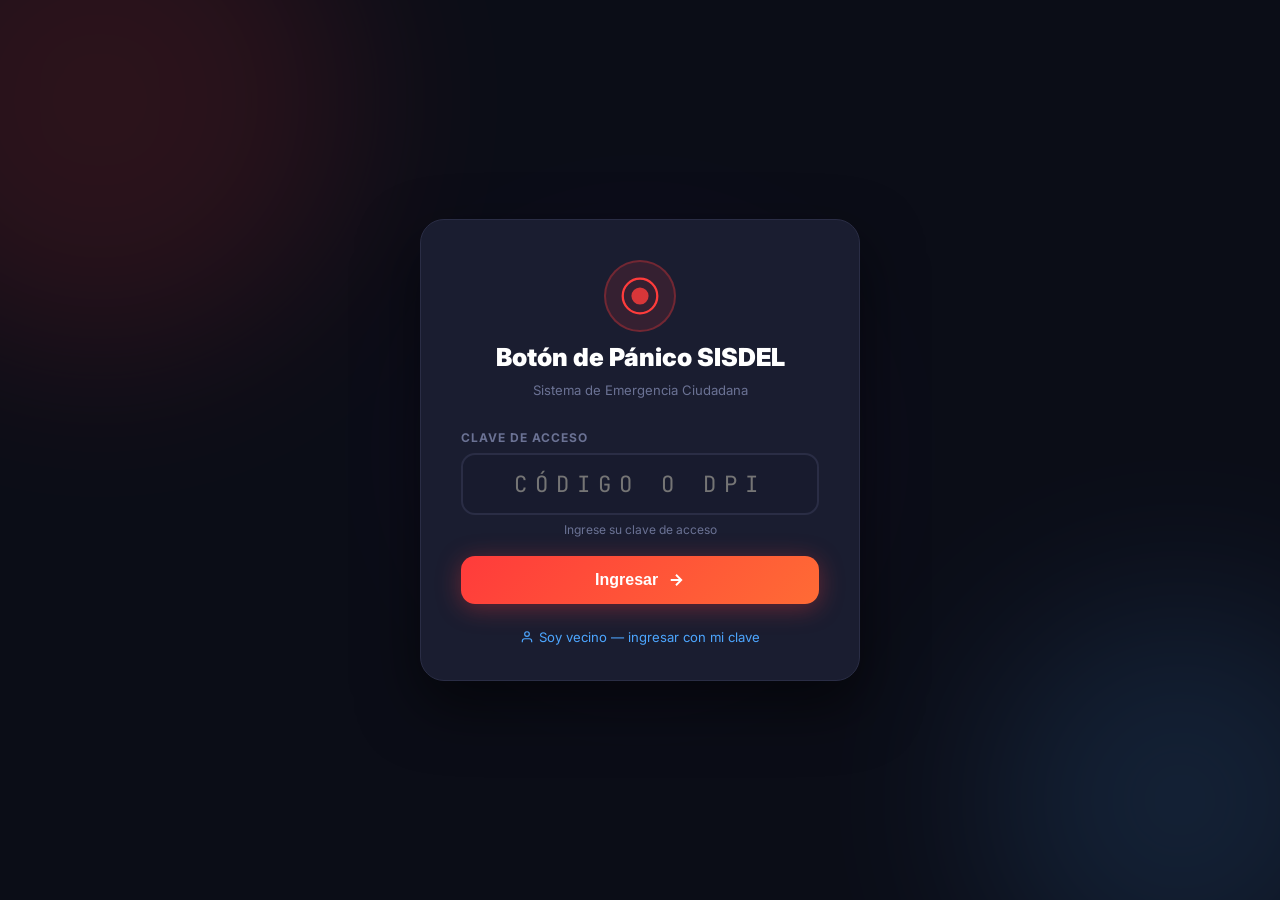
<file: dashboard/programador.html>
<!DOCTYPE html>
<html lang="es">
<head>
    <meta charset="UTF-8">
    <meta name="viewport" content="width=device-width, initial-scale=1.0">
    <title>🔧 Programador — Botón de Pánico SISDEL</title>
    <link rel="preconnect" href="https://fonts.googleapis.com">
    <link rel="preconnect" href="https://fonts.gstatic.com" crossorigin>
    <link href="https://fonts.googleapis.com/css2?family=Inter:wght@300;400;500;600;700;800;900&family=JetBrains+Mono:wght@400;600&display=swap" rel="stylesheet">
    <link rel="stylesheet" href="css/main.css">
    <link rel="stylesheet" href="css/programador.css">
</head>
<body>

<div class="prog-layout">

    <!-- TOP BAR -->
    <header class="prog-topbar">
        <div class="prog-brand">
            <span class="prog-brand-icon">🚨</span>
            <div>
                <div>Botón de Pánico SISDEL</div>
                <div class="prog-subtitle">Panel de Programador</div>
            </div>
        </div>
        <div style="display:flex;align-items:center;gap:.75rem;flex-wrap:wrap;">
            <span class="prog-badge">🔧 PROGRAMADOR</span>
            <button class="btn-logout" onclick="logout()">Salir</button>
        </div>
    </header>

    <!-- HERO -->
    <div class="prog-hero">
        <div>
            <h1>Gestión de Instituciones</h1>
            <p>Cree y administre las comunidades, colonias o municipios que usan el sistema</p>
        </div>
        <div class="hero-actions">
            <button class="btn-new-inst" onclick="abrirModal()">
                <svg width="18" height="18" viewBox="0 0 24 24" fill="none" stroke="currentColor" stroke-width="2.5"><path d="M12 5v14M5 12h14"/></svg>
                Nueva Institución
            </button>
            <button class="btn-list-inst" id="btn-toggle-list" onclick="toggleListado()">
                📋 Ver Listado de Instituciones
            </button>
        </div>
    </div>

    <!-- STATS -->
    <div class="prog-stats">
        <div class="prog-stat-pill total">
            <span class="prog-stat-n" id="stat-total">0</span>
            <span class="prog-stat-l">Total</span>
        </div>
        <div class="prog-stat-pill active">
            <span class="prog-stat-n" id="stat-activas">0</span>
            <span class="prog-stat-l">Activas</span>
        </div>
        <div class="prog-stat-pill inactive">
            <span class="prog-stat-n" id="stat-inactivas">0</span>
            <span class="prog-stat-l">Inactivas</span>
        </div>
    </div>

    <!-- GRID DE CARDS (OCULTO POR DEFECTO) -->
    <div class="prog-content" id="listado-container" style="display:none; margin-top: 1.5rem; border-top: 1px solid #2a2d45; padding-top: 2rem;">
        <!-- Header -->
        <div class="section-hdr" style="display:flex; justify-content:space-between; align-items:center; margin-bottom:1rem;">
             <h2>Instituciones registradas</h2>
             <span id="label-loading" style="display:none; color:#4da6ff; font-size:.8rem;">🔄 Actualizando...</span>
        </div>
        <!-- BUSCADOR -->
        <div style="position:relative; margin-bottom:1.25rem;">
            <svg style="position:absolute;left:14px;top:50%;transform:translateY(-50%);color:#6b7294;" width="16" height="16" viewBox="0 0 24 24" fill="none" stroke="currentColor" stroke-width="2"><circle cx="11" cy="11" r="8"/><path d="m21 21-4.35-4.35"/></svg>
            <input type="text" id="buscador-inst" placeholder="Buscar por nombre, administrador o código de acceso..."
                   oninput="filtrarGrid(this.value)"
                   style="width:100%;padding:.7rem .9rem .7rem 2.6rem;background:#111325;border:1px solid #2a2d45;border-radius:10px;color:#e2e8f8;font-size:.85rem;outline:none;box-sizing:border-box;transition:border .2s;"
                   onfocus="this.style.borderColor='#4da6ff'" onblur="this.style.borderColor='#2a2d45'">
        </div>
        <div class="inst-grid" id="inst-grid">
            <div class="inst-empty">
                <div class="empty-state"><p>Cargando datos...</p></div>
            </div>
        </div>
    </div>

    <!-- ═══════ SECCIÓN EMPRESAS DE SEGURIDAD ═══════ -->
    <div style="margin-top:2.5rem; border-top:2px solid rgba(255,165,0,.3); padding-top:2rem;">
        <div class="prog-hero" style="background:linear-gradient(135deg,rgba(255,140,0,.15),rgba(255,59,59,.08));">
            <div>
                <h1 style="color:#ff8c00;">🛡️ Empresas de Seguridad</h1>
                <p>Gestione empresas de transporte y seguridad con pilotos y botón de alerta</p>
            </div>
            <div class="hero-actions">
                <button class="btn-new-inst" style="background:linear-gradient(135deg,#ff8c00,#ff6600);" onclick="abrirModalEmpresa()">
                    <svg width="18" height="18" viewBox="0 0 24 24" fill="none" stroke="currentColor" stroke-width="2.5"><path d="M12 5v14M5 12h14"/></svg>
                    Nueva Empresa
                </button>
                <button class="btn-list-inst" id="btn-toggle-emp-list" onclick="toggleListadoEmpresas()">
                    📋 Ver Empresas
                </button>
            </div>
        </div>

        <div class="prog-stats">
            <div class="prog-stat-pill" style="border-color:rgba(255,140,0,.4);">
                <span class="prog-stat-n" id="stat-emp-total" style="color:#ff8c00;">0</span>
                <span class="prog-stat-l">Total</span>
            </div>
            <div class="prog-stat-pill active">
                <span class="prog-stat-n" id="stat-emp-activas">0</span>
                <span class="prog-stat-l">Activas</span>
            </div>
            <div class="prog-stat-pill inactive">
                <span class="prog-stat-n" id="stat-emp-inactivas">0</span>
                <span class="prog-stat-l">Inactivas</span>
            </div>
        </div>

        <div id="emp-listado-container" style="display:none; margin-top:1.5rem; border-top:1px solid #2a2d45; padding-top:2rem;">
            <div class="section-hdr" style="display:flex; justify-content:space-between; align-items:center; margin-bottom:1rem;">
                <h2>Empresas registradas</h2>
            </div>
            <div style="position:relative; margin-bottom:1.25rem;">
                <svg style="position:absolute;left:14px;top:50%;transform:translateY(-50%);color:#6b7294;" width="16" height="16" viewBox="0 0 24 24" fill="none" stroke="currentColor" stroke-width="2"><circle cx="11" cy="11" r="8"/><path d="m21 21-4.35-4.35"/></svg>
                <input type="text" id="buscador-emp" placeholder="Buscar empresa..."
                       oninput="filtrarGridEmpresas(this.value)"
                       style="width:100%;padding:.7rem .9rem .7rem 2.6rem;background:#111325;border:1px solid #2a2d45;border-radius:10px;color:#e2e8f8;font-size:.85rem;outline:none;box-sizing:border-box;transition:border .2s;"
                       onfocus="this.style.borderColor='#ff8c00'" onblur="this.style.borderColor='#2a2d45'">
            </div>
            <div class="inst-grid" id="emp-grid">
                <div class="inst-empty"><div class="empty-state"><p>Cargando datos...</p></div></div>
            </div>
        </div>
    </div>

</div><!-- /prog-layout -->

<!-- MODAL NUEVA EMPRESA -->
<div class="modal-overlay" id="modal-nueva-emp" style="display:none;" onclick="cerrarModalEmpresa(event)">
    <div class="modal-box" onclick="event.stopPropagation()">
        <div class="modal-hdr" style="background:linear-gradient(135deg,rgba(255,140,0,.2),rgba(255,100,0,.1));">
            <h3>🛡️ Nueva Empresa de Seguridad</h3>
            <button class="modal-close" onclick="cerrarModalEmpresa()">✕</button>
        </div>
        <div class="modal-body">
            <div class="modal-grid">
                <div class="modal-full form-field">
                    <label class="form-field label">Nombre de la Empresa</label>
                    <input class="form-input" type="text" id="fe-nombre" placeholder="Ej: Seguridad ABC, Transporte XYZ...">
                </div>
                <div class="form-field">
                    <label>Nombre del Administrador</label>
                    <input class="form-input" type="text" id="fe-admin" placeholder="Nombre completo">
                </div>
                <div class="form-field">
                    <label>Teléfono</label>
                    <input class="form-input" type="tel" id="fe-tel" placeholder="5551234567">
                </div>
                <div class="form-field">
                    <label>Correo Electrónico</label>
                    <input class="form-input" type="email" id="fe-email" placeholder="admin@empresa.com">
                </div>
                <div class="form-field">
                    <label>Dirección</label>
                    <input class="form-input" type="text" id="fe-dir" placeholder="Dirección de la empresa">
                </div>
                <div class="form-field">
                    <label>País / Región</label>
                    <select class="form-input" id="fe-pais">
                        <option value="502">🇬🇹 Guatemala (+502)</option>
                        <option value="52">🇲🇽 México (+52)</option>
                        <option value="503">🇸🇻 El Salvador (+503)</option>
                        <option value="504">🇭🇳 Honduras (+504)</option>
                        <option value="505">🇳🇮 Nicaragua (+505)</option>
                        <option value="506">🇨🇷 Costa Rica (+506)</option>
                        <option value="507">🇵🇦 Panamá (+507)</option>
                        <option value="1">🇺🇸 Estados Unidos (+1)</option>
                        <option value="34">🇪🇸 España (+34)</option>
                        <option value="57">🇨🇴 Colombia (+57)</option>
                    </select>
                </div>
            </div>
            <p style="font-size:.78rem;color:#6b7294;margin-top:.5rem;">
                ✨ La <strong>clave de acceso</strong> de 6 caracteres se genera automáticamente.
            </p>
        </div>
        <div class="modal-footer">
            <button class="btn btn-primary" onclick="crearEmpresa()" style="flex:1;background:linear-gradient(135deg,#ff8c00,#ff6600)">Crear Empresa</button>
            <button class="btn btn-neutral" onclick="cerrarModalEmpresa()">Cancelar</button>
        </div>
    </div>
</div>

<!-- MODAL CLAVE EMPRESA -->
<div class="modal-overlay" id="modal-clave-emp" style="display:none;" onclick="cerrarClaveEmpresa(event)">
    <div class="modal-box" onclick="event.stopPropagation()" style="max-width:400px;">
        <div class="modal-hdr"><h3>✅ Empresa Creada</h3><button class="modal-close" onclick="cerrarClaveEmpresa()">✕</button></div>
        <div class="modal-body" style="text-align:center;">
            <p style="margin-bottom:1rem;font-size:.88rem;">Clave de acceso del administrador:</p>
            <div style="background:#111325;border:1px solid #2a2d45;border-radius:12px;padding:1.25rem;">
                <p style="font-size:.7rem;color:#6b7294;text-transform:uppercase;letter-spacing:.5px;margin-bottom:.5rem;">Clave de acceso</p>
                <div id="emp-nueva-clave" style="font-family:'JetBrains Mono',monospace;font-size:2.5rem;font-weight:900;letter-spacing:14px;color:#ff8c00;"></div>
            </div>
            <p id="emp-nueva-nombre" style="margin-top:.9rem;font-size:.85rem;color:#6b7294;"></p>
            <button class="btn btn-primary" onclick="copyValue(document.getElementById('emp-nueva-clave').textContent)" style="width:100%;margin-top:1rem;background:linear-gradient(135deg,#ff8c00,#ff6600)">📋 Copiar Clave</button>
        </div>
    </div>
</div>

<!-- MODAL EDITAR EMPRESA -->
<div class="modal-overlay" id="modal-editar-emp" style="display:none;" onclick="cerrarEditarEmpresa(event)">
    <div class="modal-box" onclick="event.stopPropagation()">
        <div class="modal-hdr" style="background:linear-gradient(135deg,rgba(255,140,0,.2),rgba(255,100,0,.1));">
            <h3>✏️ Editar Empresa</h3><button class="modal-close" onclick="cerrarEditarEmpresa()">✕</button>
        </div>
        <div class="modal-body">
            <input type="hidden" id="ee-id">
            <div class="modal-grid">
                <div class="modal-full form-field"><label>Nombre de la Empresa</label><input class="form-input" type="text" id="ee-nombre"></div>
                <div class="form-field"><label>Administrador</label><input class="form-input" type="text" id="ee-admin"></div>
                <div class="form-field"><label>Teléfono</label><input class="form-input" type="tel" id="ee-tel"></div>
                <div class="form-field"><label>Correo</label><input class="form-input" type="email" id="ee-email"></div>
                <div class="form-field"><label>Dirección</label><input class="form-input" type="text" id="ee-dir"></div>
                <div class="form-field"><label>País / Región</label>
                    <select class="form-input" id="ee-pais">
                        <option value="502">🇬🇹 Guatemala (+502)</option>
                        <option value="52">🇲🇽 México (+52)</option>
                        <option value="503">🇸🇻 El Salvador (+503)</option>
                        <option value="504">🇭🇳 Honduras (+504)</option>
                        <option value="505">🇳🇮 Nicaragua (+505)</option>
                        <option value="506">🇨🇷 Costa Rica (+506)</option>
                        <option value="507">🇵🇦 Panamá (+507)</option>
                        <option value="1">🇺🇸 Estados Unidos (+1)</option>
                        <option value="34">🇪🇸 España (+34)</option>
                        <option value="57">🇨🇴 Colombia (+57)</option>
                    </select>
                </div>
            </div>
        </div>
        <div class="modal-footer">
            <button class="btn btn-primary" onclick="guardarEdicionEmpresa()" style="flex:1;background:linear-gradient(135deg,#ff8c00,#ff6600)">Guardar Cambios</button>
            <button class="btn btn-neutral" onclick="cerrarEditarEmpresa()">Cancelar</button>
        </div>
    </div>
</div>

<!-- MODAL NUEVA INSTITUCIÓN -->
<div class="modal-overlay" id="modal-nueva" style="display:none;" onclick="cerrarModal(event)">
    <div class="modal-box" onclick="event.stopPropagation()">
        <div class="modal-hdr">
            <h3>🏛️ Nueva Institución</h3>
            <button class="modal-close" onclick="cerrarModal()">✕</button>
        </div>
        <div class="modal-body">
            <div class="modal-grid">
                <div class="modal-full form-field">
                    <label class="form-field label">Nombre de la Institución / Comunidad</label>
                    <input class="form-input" type="text" id="f-nombre" placeholder="Ej: Colonia Las Flores, Municipio de ABC...">
                </div>
                <div class="form-field">
                    <label>Nombre del Administrador</label>
                    <input class="form-input" type="text" id="f-admin" placeholder="Nombre completo">
                </div>
                <div class="form-field">
                    <label>Teléfono</label>
                    <input class="form-input" type="tel" id="f-tel" placeholder="5551234567">
                </div>
                <div class="form-field">
                    <label>Correo Electrónico</label>
                    <input class="form-input" type="email" id="f-email" placeholder="admin@ejemplo.com">
                </div>
                <div class="form-field">
                    <label>Dirección</label>
                    <input class="form-input" type="text" id="f-dir" placeholder="Calle, Número, Ciudad">
                </div>
                <div class="form-field">
                    <label>País / Región</label>
                    <select class="form-input" id="f-pais">
                        <option value="502">🇬🇹 Guatemala (+502)</option>
                        <option value="52">🇲🇽 México (+52)</option>
                        <option value="503">🇸🇻 El Salvador (+503)</option>
                        <option value="504">🇭🇳 Honduras (+504)</option>
                        <option value="505">🇳🇮 Nicaragua (+505)</option>
                        <option value="506">🇨🇷 Costa Rica (+506)</option>
                        <option value="507">🇵🇦 Panamá (+507)</option>
                        <option value="1">🇺🇸 Estados Unidos (+1)</option>
                        <option value="34">🇪🇸 España (+34)</option>
                        <option value="57">🇨🇴 Colombia (+57)</option>
                    </select>
                </div>
            </div>
            <p style="font-size:.78rem;color:#6b7294;margin-top:.5rem;">
                ✨ La <strong>clave de acceso</strong> de 6 caracteres se genera automáticamente al crear la institución.
            </p>
        </div>
        <div class="modal-footer">
            <button class="btn btn-primary" onclick="crearInstitucion()" style="flex:1">Crear Institución</button>
            <button class="btn btn-neutral" onclick="cerrarModal()">Cancelar</button>
        </div>
    </div>
</div>

<!-- MODAL CLAVE GENERADA -->
<div class="modal-overlay" id="modal-clave" style="display:none;" onclick="cerrarModalClave(event)">
    <div class="modal-box" onclick="event.stopPropagation()" style="max-width:400px;">
        <div class="modal-hdr">
            <h3>✅ Institución Creada</h3>
            <button class="modal-close" onclick="cerrarModalClave()">✕</button>
        </div>
        <div class="modal-body" style="text-align:center;">
            <p style="margin-bottom:1rem;font-size:.88rem;">
                Esta es la <strong>clave de acceso</strong> del administrador.<br>
                Compártala de forma segura — solo se muestra una vez aquí.
            </p>
            <div style="background:#111325;border:1px solid #2a2d45;border-radius:12px;padding:1.25rem;">
                <p style="font-size:.7rem;color:#6b7294;text-transform:uppercase;letter-spacing:.5px;margin-bottom:.5rem;">Clave de acceso</p>
                <div id="nueva-clave" style="font-family:'JetBrains Mono',monospace;font-size:2.5rem;font-weight:900;letter-spacing:14px;color:#fff;"></div>
            </div>
            <p id="nueva-inst-nombre" style="margin-top:.9rem;font-size:.85rem;color:#6b7294;"></p>
            <button class="btn btn-primary" onclick="copiarNuevaClave()" style="width:100%;margin-top:1rem;">📋 Copiar Clave</button>
        </div>
    </div>
</div>

<!-- MODAL EDITAR INSTITUCIÓN -->
<div class="modal-overlay" id="modal-editar" style="display:none;" onclick="cerrarModalEditar(event)">
    <div class="modal-box" onclick="event.stopPropagation()">
        <div class="modal-hdr">
            <h3>✏️ Editar Institución</h3>
            <button class="modal-close" onclick="cerrarModalEditar()">✕</button>
        </div>
        <div class="modal-body">
            <input type="hidden" id="e-id">
            <div class="modal-grid">
                <div class="modal-full form-field">
                    <label>Nombre de la Institución / Comunidad</label>
                    <input class="form-input" type="text" id="e-nombre">
                </div>
                <div class="form-field">
                    <label>Nombre del Administrador</label>
                    <input class="form-input" type="text" id="e-admin">
                </div>
                <div class="form-field">
                    <label>Teléfono</label>
                    <input class="form-input" type="tel" id="e-tel">
                </div>
                <div class="form-field">
                    <label>Correo Electrónico</label>
                    <input class="form-input" type="email" id="e-email">
                </div>
                <div class="form-field">
                    <label>Dirección</label>
                    <input class="form-input" type="text" id="e-dir">
                </div>
                <div class="form-field">
                    <label>País / Región</label>
                    <select class="form-input" id="e-pais">
                        <option value="502">🇬🇹 Guatemala (+502)</option>
                        <option value="52">🇲🇽 México (+52)</option>
                        <option value="503">🇸🇻 El Salvador (+503)</option>
                        <option value="504">🇭🇳 Honduras (+504)</option>
                        <option value="505">🇳🇮 Nicaragua (+505)</option>
                        <option value="506">🇨🇷 Costa Rica (+506)</option>
                        <option value="507">🇵🇦 Panamá (+507)</option>
                        <option value="1">🇺🇸 Estados Unidos (+1)</option>
                        <option value="34">🇪🇸 España (+34)</option>
                        <option value="57">🇨🇴 Colombia (+57)</option>
                    </select>
                </div>
            </div>
            <p style="font-size:.75rem;color:#6b7294;margin-top:.6rem;">ℹ️ El código de acceso no cambia al editar. Use "Nueva clave" para regenerarlo.</p>
        </div>
        <div class="modal-footer">
            <button class="btn btn-primary" onclick="guardarEdicion()" style="flex:1">Guardar Cambios</button>
            <button class="btn btn-neutral" onclick="cerrarModalEditar()">Cancelar</button>
        </div>
    </div>
</div>

<script>
const API = (window.location.hostname === 'localhost' || window.location.protocol === 'file:') ? 'http://localhost:8000' : 'https://boton-de-panico-sisdel.onrender.com';  // Local o Render

let listadoVisible = false;
let pollingInterval = null;
let todasInstituciones = [];  // cache para búsqueda

function logout() {
    sessionStorage.clear();
    window.location.href = 'index.html';
}

function toggleListado() {
    const container = document.getElementById('listado-container');
    const btn = document.getElementById('btn-toggle-list');
    
    listadoVisible = !listadoVisible;
    
    if (listadoVisible) {
        container.style.display = 'block';
        btn.innerHTML = '📂 Ocultar Listado';
        cargarInstituciones(); // Carga inmediata
        // Iniciar polling si no existe
        if (!pollingInterval) {
            pollingInterval = setInterval(cargarInstituciones, 10000);
        }
    } else {
        container.style.display = 'none';
        btn.innerHTML = '📋 Ver Listado de Instituciones';
        // Detener polling para ahorrar recursos
        if (pollingInterval) {
            clearInterval(pollingInterval);
            pollingInterval = null;
        }
    }
}

async function cargarInstituciones() {
    if (!listadoVisible) return;
    const loadingEl = document.getElementById('label-loading');
    if (loadingEl) loadingEl.style.display = 'inline';
    
    try {
        const res = await fetch(`${API}/api/programador/instituciones`);
        if (!res.ok) throw new Error('error');
        const insts = await res.json();
        todasInstituciones = insts;  // cache para el buscador
        renderCards(insts);
        actualizarBadges(insts);
    } catch {
        const grid = document.getElementById('inst-grid');
        if (grid.innerHTML.includes('Cargando')) {
             grid.innerHTML = `
                <div class="inst-empty">
                    <div class="empty-state">
                        <span style="font-size:2.5rem">⚠️</span>
                        <p style="color:#ff8c00;font-weight:700;margin-top:.5rem;">El servidor no está activo</p>
                        <p style="font-size:.8rem;margin-top:.4rem;">Para gestionar instituciones, inicie el backend:</p>
                        <code style="display:block;background:#111325;border:1px solid #2a2d45;border-radius:8px;padding:.6rem 1rem;margin-top:.6rem;font-size:.78rem;color:#4da6ff;">
                            cd backend<br>
                            python3 -m uvicorn main:app --host 0.0.0.0 --port 8000
                        </code>
                        <p style="font-size:.75rem;margin-top:.5rem;color:#6b7294;">Luego acceda desde: <strong>http://localhost:8000</strong></p>
                    </div>
                </div>`;
        }
    } finally {
        if (loadingEl) loadingEl.style.display = 'none';
    }
}

function actualizarBadges(insts) {
    document.getElementById('stat-total').textContent    = insts.length;
    document.getElementById('stat-activas').textContent  = insts.filter(i=>i.activo).length;
    document.getElementById('stat-inactivas').textContent= insts.filter(i=>!i.activo).length;
}

function renderCards(insts) {
    const grid = document.getElementById('inst-grid');
    if (!insts.length) {
        grid.innerHTML = `<div class="inst-empty"><div class="empty-state"><span style="font-size:2.5rem">🏛️</span><p>No hay instituciones registradas</p><p style="font-size:.78rem;margin-top:.25rem;">Presione "Nueva Institución" para comenzar</p></div></div>`;
        return;
    }
    const baseUrl = window.location.origin + window.location.pathname.replace('programador.html','');
    grid.innerHTML = insts.map(inst => `
    <div class="inst-card ${inst.activo ? '' : 'inactiva'}" data-id="${inst.id_institucion}">
        <div class="inst-card-header">
            <div>
                <div class="inst-nombre">${inst.nombre_institucion}</div>
                <div class="inst-tipo">👤 ${inst.nombre_admin}</div>
            </div>
            <span class="${inst.activo ? 'badge badge-activa-inst' : 'badge badge-inactiva-inst'}">${inst.activo ? 'Activa' : 'Inactiva'}</span>
        </div>

        <div class="inst-info">
            <div class="inst-info-item"><div class="inst-info-label">País</div>${inst.pais ? '+'+inst.pais : '—'}</div>
            <div class="inst-info-item"><div class="inst-info-label">Teléfono</div>${inst.telefono || '—'}</div>
            <div class="inst-info-item"><div class="inst-info-label">Correo</div>${inst.correo || '—'}</div>
            <div class="inst-info-item" style="grid-column:1/-1"><div class="inst-info-label">Dirección</div>${inst.direccion || '—'}</div>
        </div>

        <div class="inst-clave-row" style="background:#0b0d17; border-left: 2px solid #4da6ff;">
            <div style="flex:1">
               <span class="inst-clave-label">🔐 CÓDIGO DE ACCESO</span>
               <div class="inst-clave-val" style="font-size: 1.4rem; letter-spacing: 4px;">${inst.clave_acceso}</div>
            </div>
            <button class="btn-copy-clave" onclick="copyValue('${inst.clave_acceso}')">Copiar</button>
        </div>

        <div class="link-vecino-box" style="margin-top:0.75rem; background:rgba(77,166,255,0.05);">
            <p>🔗 Link Directo para Vecinos:</p>
            <span class="link-val" style="font-size:.7rem; display:block; overflow:hidden; text-overflow:ellipsis;">${baseUrl}vecino.html?inst=${inst.id_institucion}</span>
            <button class="btn-copy-clave" style="margin-top:.4rem; width:100%" onclick="copyValue('${baseUrl}vecino.html?inst=${inst.id_institucion}')">Copiar Link Directo</button>
        </div>

        <div class="inst-actions">
            <button class="inst-btn ${inst.activo ? 'inst-btn-toggle-on' : 'inst-btn-toggle-off'}"
                    onclick="toggleInst('${inst.id_institucion}')">
                ${inst.activo ? '🔴 Desactivar' : '🟢 Activar'}
            </button>
            <button class="inst-btn inst-btn-regen" onclick="regenClave('${inst.id_institucion}')">🔄 Nueva clave</button>
            <button class="inst-btn" style="background:rgba(77,166,255,.15);color:#4da6ff;border:1px solid rgba(77,166,255,.3);" onclick="abrirEditar('${inst.id_institucion}')">✏️ Editar</button>
            <button class="inst-btn" style="background:rgba(255,59,59,.12);color:#ff3b3b;border:1px solid rgba(255,59,59,.3);" onclick="eliminarInstitucion('${inst.id_institucion}')">🗑 Eliminar</button>
        </div>
    </div>`).join('');
}

function copyValue(val) {
    navigator.clipboard.writeText(val).then(() => {
        const temp = document.createElement('div');
        temp.style = "position:fixed; bottom:20px; left:50%; transform:translateX(-50%); background:#00d68f; color:#fff; padding:10px 20px; border-radius:30px; z-index:9999; font-size:.8rem; box-shadow:0 10px 30px rgba(0,0,0,0.5);";
        temp.innerHTML = "✅ Copiado al portapapeles";
        document.body.appendChild(temp);
        setTimeout(() => temp.remove(), 2500);
    }).catch(() => prompt('Copie valor:', val));
}

// ── BUSCADOR ──────────────────────────────────────────────────
function filtrarGrid(q) {
    q = q.trim().toLowerCase();
    const filtradas = q
        ? todasInstituciones.filter(i =>
            i.nombre_institucion.toLowerCase().includes(q) ||
            i.nombre_admin.toLowerCase().includes(q) ||
            i.clave_acceso.toLowerCase().includes(q)
          )
        : todasInstituciones;
    renderCards(filtradas);
}

// ── EDITAR ─────────────────────────────────────────────────────
function abrirEditar(id) {
    const inst = todasInstituciones.find(i => i.id_institucion === id);
    if (!inst) return;
    document.getElementById('e-id').value     = inst.id_institucion;
    document.getElementById('e-nombre').value = inst.nombre_institucion;
    document.getElementById('e-admin').value  = inst.nombre_admin;
    document.getElementById('e-tel').value    = inst.telefono;
    document.getElementById('e-email').value  = inst.correo;
    document.getElementById('e-dir').value    = inst.direccion;
    if (inst.pais) document.getElementById('e-pais').value = inst.pais;
    document.getElementById('modal-editar').style.display = 'flex';
}
function cerrarModalEditar(e) {
    if (e && e.target !== document.getElementById('modal-editar')) return;
    document.getElementById('modal-editar').style.display = 'none';
}
async function guardarEdicion() {
    const id = document.getElementById('e-id').value;
    const payload = {
        nombre_institucion: document.getElementById('e-nombre').value.trim(),
        nombre_admin:       document.getElementById('e-admin').value.trim(),
        telefono:           document.getElementById('e-tel').value.trim(),
        correo:             document.getElementById('e-email').value.trim(),
        direccion:          document.getElementById('e-dir').value.trim(),
        pais:               document.getElementById('e-pais').value,
    };
    if (!payload.nombre_institucion || !payload.nombre_admin) {
        alert('Nombre de institución y administrador son obligatorios'); return;
    }
    try {
        const res = await fetch(`${API}/api/programador/instituciones/${id}`, {
            method: 'PUT', headers: {'Content-Type':'application/json'},
            body: JSON.stringify(payload)
        });
        if (!res.ok) throw new Error();
        cerrarModalEditar();
        cargarInstituciones();
    } catch { alert('Error al guardar los cambios.'); }
}

// ── ELIMINAR ───────────────────────────────────────────────────
async function eliminarInstitucion(id, nombre) {
    if (!confirm(`⚠️ ¿Eliminar definitivamente "${nombre}"?\n\nEsta acción no se puede deshacer.`)) return;
    try {
        const res = await fetch(`${API}/api/programador/instituciones/${id}`, { method: 'DELETE' });
        if (res.ok || res.status === 204) {
            cargarInstituciones();
        } else { throw new Error(); }
    } catch { alert('Error al eliminar la institución.'); }
}

function abrirModal() {
    ['f-nombre','f-admin','f-tel','f-email','f-dir'].forEach(id => document.getElementById(id).value='');
    document.getElementById('modal-nueva').style.display = 'flex';
}
function cerrarModal(e) {
    if (e && e.target !== document.getElementById('modal-nueva')) return;
    document.getElementById('modal-nueva').style.display = 'none';
}

async function crearInstitucion() {
    const nombre = document.getElementById('f-nombre').value.trim();
    const admin  = document.getElementById('f-admin').value.trim();
    if (!nombre || !admin) { alert('Nombre de institución y administrador son obligatorios'); return; }

    try {
        const res = await fetch(`${API}/api/programador/instituciones`, {
            method:'POST', headers:{'Content-Type':'application/json'},
            body: JSON.stringify({
                nombre_institucion: nombre,
                nombre_admin: admin,
                telefono: document.getElementById('f-tel').value.trim(),
                correo:   document.getElementById('f-email').value.trim(),
                direccion:document.getElementById('f-dir').value.trim(),
                pais:     document.getElementById('f-pais').value
            })
        });
        const inst = await res.json();
        document.getElementById('modal-nueva').style.display  = 'none';
        document.getElementById('nueva-clave').textContent    = inst.clave_acceso;
        document.getElementById('nueva-inst-nombre').textContent = inst.nombre_institucion;
        document.getElementById('modal-clave').style.display  = 'flex';
        
        // Abrir listado automáticamente 
        if (!listadoVisible) toggleListado();
        else cargarInstituciones();
    } catch { alert('Error al crear institución. Verifique conexión.'); }
}

function cerrarModalClave(e) {
    if (e && e.target !== document.getElementById('modal-clave')) return;
    document.getElementById('modal-clave').style.display = 'none';
}

function copiarNuevaClave() {
    const val = document.getElementById('nueva-clave').textContent;
    copyValue(val);
}

async function toggleInst(id) {
    try {
        await fetch(`${API}/api/programador/instituciones/${id}/toggle`, {method:'PATCH'});
        cargarInstituciones();
    } catch { alert('Error al cambiar estado.'); }
}

async function regenClave(id) {
    if (!confirm('¿Regenerar la clave de acceso? La clave anterior dejará de funcionar.')) return;
    try {
        const res = await fetch(`${API}/api/programador/instituciones/${id}/regenerar-clave`, {method:'PATCH'});
        const inst = await res.json();
        document.getElementById('nueva-clave').textContent     = inst.clave_acceso;
        document.getElementById('nueva-inst-nombre').textContent = `Nueva clave para: ${inst.nombre_institucion}`;
        document.getElementById('modal-clave').style.display   = 'flex';
        cargarInstituciones();
    } catch { alert('Error al regenerar clave.'); }
}

document.addEventListener('DOMContentLoaded', () => {
    if (sessionStorage.getItem('sisdel_tipo') !== 'programador') {
        window.location.href = 'index.html'; return;
    }
});

// ══════════════════════════════════════════════════════════════
// ██  EMPRESAS DE SEGURIDAD  ██
// ══════════════════════════════════════════════════════════════

let empListadoVisible = false;
let empPolling = null;
let todasEmpresas = [];

function toggleListadoEmpresas() {
    const c = document.getElementById('emp-listado-container');
    const btn = document.getElementById('btn-toggle-emp-list');
    empListadoVisible = !empListadoVisible;
    if (empListadoVisible) {
        c.style.display = 'block'; btn.innerHTML = '📂 Ocultar Empresas';
        cargarEmpresas();
        if (!empPolling) empPolling = setInterval(cargarEmpresas, 10000);
    } else {
        c.style.display = 'none'; btn.innerHTML = '📋 Ver Empresas';
        if (empPolling) { clearInterval(empPolling); empPolling = null; }
    }
}

async function cargarEmpresas() {
    if (!empListadoVisible) return;
    try {
        const res = await fetch(`${API}/api/programador/empresas`);
        todasEmpresas = await res.json();
        renderEmpresas(todasEmpresas);
        document.getElementById('stat-emp-total').textContent = todasEmpresas.length;
        document.getElementById('stat-emp-activas').textContent = todasEmpresas.filter(e=>e.activo).length;
        document.getElementById('stat-emp-inactivas').textContent = todasEmpresas.filter(e=>!e.activo).length;
    } catch {}
}

function renderEmpresas(list) {
    const grid = document.getElementById('emp-grid');
    if (!list.length) { grid.innerHTML = '<div class="inst-empty"><div class="empty-state"><span style="font-size:2.5rem">🛡️</span><p>No hay empresas registradas</p></div></div>'; return; }
    const baseUrl = window.location.origin + window.location.pathname.replace('programador.html','');
    grid.innerHTML = list.map(e => `
    <div class="inst-card ${e.activo?'':'inactiva'}" style="border-color:rgba(255,140,0,.25);">
        <div class="inst-card-header">
            <div><div class="inst-nombre" style="color:#ff8c00;">🛡️ ${e.nombre_empresa}</div><div class="inst-tipo">👤 ${e.nombre_admin}</div></div>
            <span class="${e.activo?'badge badge-activa-inst':'badge badge-inactiva-inst'}">${e.activo?'Activa':'Inactiva'}</span>
        </div>
        <div class="inst-info">
            <div class="inst-info-item"><div class="inst-info-label">País</div>${e.pais ? '+'+e.pais : '—'}</div>
            <div class="inst-info-item"><div class="inst-info-label">Teléfono</div>${e.telefono||'—'}</div>
            <div class="inst-info-item"><div class="inst-info-label">Correo</div>${e.correo||'—'}</div>
            <div class="inst-info-item" style="grid-column:1/-1"><div class="inst-info-label">Dirección</div>${e.direccion||'—'}</div>
        </div>
        <div class="inst-clave-row" style="background:#0b0d17; border-left:2px solid #ff8c00;">
            <div style="flex:1"><span class="inst-clave-label" style="color:#ff8c00;">🔐 CÓDIGO DE ACCESO</span><div class="inst-clave-val" style="font-size:1.4rem;letter-spacing:4px;color:#ff8c00;">${e.clave_acceso}</div></div>
            <button class="btn-copy-clave" onclick="copyValue('${e.clave_acceso}')">Copiar</button>
        </div>
        <div class="link-vecino-box" style="margin-top:.75rem;background:rgba(255,140,0,.05);">
            <p>🔗 Link para Pilotos:</p>
            <span class="link-val" style="font-size:.7rem;display:block;overflow:hidden;text-overflow:ellipsis;">${baseUrl}piloto.html?emp=${e.id_empresa}</span>
            <button class="btn-copy-clave" style="margin-top:.4rem;width:100%" onclick="copyValue('${baseUrl}piloto.html?emp=${e.id_empresa}')">Copiar Link Piloto</button>
        </div>
        <div class="inst-actions">
            <button class="inst-btn ${e.activo?'inst-btn-toggle-on':'inst-btn-toggle-off'}" onclick="toggleEmpresa('${e.id_empresa}')">${e.activo?'🔴 Desactivar':'🟢 Activar'}</button>
            <button class="inst-btn inst-btn-regen" onclick="regenClaveEmpresa('${e.id_empresa}')">🔄 Nueva clave</button>
            <button class="inst-btn" style="background:rgba(255,140,0,.15);color:#ff8c00;border:1px solid rgba(255,140,0,.3);" onclick="abrirEditarEmpresa('${e.id_empresa}')">✏️ Editar</button>
            <button class="inst-btn" style="background:rgba(255,59,59,.12);color:#ff3b3b;border:1px solid rgba(255,59,59,.3);" onclick="eliminarEmpresa('${e.id_empresa}')">🗑 Eliminar</button>
        </div>
    </div>`).join('');
}

function filtrarGridEmpresas(q) {
    q = q.trim().toLowerCase();
    const f = q ? todasEmpresas.filter(e => e.nombre_empresa.toLowerCase().includes(q) || e.nombre_admin.toLowerCase().includes(q) || e.clave_acceso.toLowerCase().includes(q)) : todasEmpresas;
    renderEmpresas(f);
}

function abrirModalEmpresa() {
    ['fe-nombre','fe-admin','fe-tel','fe-email','fe-dir'].forEach(id => document.getElementById(id).value = '');
    document.getElementById('modal-nueva-emp').style.display = 'flex';
}
function cerrarModalEmpresa(e) { if (e && e.target !== document.getElementById('modal-nueva-emp')) return; document.getElementById('modal-nueva-emp').style.display = 'none'; }

async function crearEmpresa() {
    const nombre = document.getElementById('fe-nombre').value.trim();
    const admin = document.getElementById('fe-admin').value.trim();
    if (!nombre || !admin) { alert('Nombre y administrador son obligatorios'); return; }
    try {
        const res = await fetch(`${API}/api/programador/empresas`, {
            method: 'POST', headers: {'Content-Type':'application/json'},
            body: JSON.stringify({
                nombre_empresa: nombre, nombre_admin: admin,
                telefono: document.getElementById('fe-tel').value.trim(),
                correo: document.getElementById('fe-email').value.trim(),
                direccion: document.getElementById('fe-dir').value.trim(),
                pais: document.getElementById('fe-pais').value
            })
        });
        const emp = await res.json();
        cerrarModalEmpresa();
        document.getElementById('emp-nueva-clave').textContent = emp.clave_acceso;
        document.getElementById('emp-nueva-nombre').textContent = emp.nombre_empresa;
        document.getElementById('modal-clave-emp').style.display = 'flex';
        if (!empListadoVisible) toggleListadoEmpresas(); else cargarEmpresas();
    } catch { alert('Error al crear empresa.'); }
}

function cerrarClaveEmpresa(e) { if (e && e.target !== document.getElementById('modal-clave-emp')) return; document.getElementById('modal-clave-emp').style.display = 'none'; }

async function toggleEmpresa(id) { try { await fetch(`${API}/api/programador/empresas/${id}/toggle`, {method:'PATCH'}); cargarEmpresas(); } catch { alert('Error.'); } }

async function regenClaveEmpresa(id) {
    if (!confirm('¿Regenerar la clave de acceso?')) return;
    try {
        const res = await fetch(`${API}/api/programador/empresas/${id}/regenerar-clave`, {method:'PATCH'});
        const emp = await res.json();
        document.getElementById('emp-nueva-clave').textContent = emp.clave_acceso;
        document.getElementById('emp-nueva-nombre').textContent = `Nueva clave: ${emp.nombre_empresa}`;
        document.getElementById('modal-clave-emp').style.display = 'flex';
        cargarEmpresas();
    } catch { alert('Error.'); }
}

function abrirEditarEmpresa(id) {
    const e = todasEmpresas.find(x => x.id_empresa === id);
    if (!e) return;
    document.getElementById('ee-id').value = e.id_empresa;
    document.getElementById('ee-nombre').value = e.nombre_empresa;
    document.getElementById('ee-admin').value = e.nombre_admin;
    document.getElementById('ee-tel').value = e.telefono;
    document.getElementById('ee-email').value = e.correo;
    document.getElementById('ee-dir').value = e.direccion;
    if (e.pais) document.getElementById('ee-pais').value = e.pais;
    document.getElementById('modal-editar-emp').style.display = 'flex';
}
function cerrarEditarEmpresa(e) { if (e && e.target !== document.getElementById('modal-editar-emp')) return; document.getElementById('modal-editar-emp').style.display = 'none'; }

async function guardarEdicionEmpresa() {
    const id = document.getElementById('ee-id').value;
    try {
        await fetch(`${API}/api/programador/empresas/${id}`, {
            method: 'PUT', headers: {'Content-Type':'application/json'},
            body: JSON.stringify({
                nombre_empresa: document.getElementById('ee-nombre').value.trim(),
                nombre_admin: document.getElementById('ee-admin').value.trim(),
                telefono: document.getElementById('ee-tel').value.trim(),
                correo: document.getElementById('ee-email').value.trim(),
                direccion: document.getElementById('ee-dir').value.trim(),
                pais: document.getElementById('ee-pais').value
            })
        });
        cerrarEditarEmpresa(); cargarEmpresas();
    } catch { alert('Error al guardar.'); }
}

async function eliminarEmpresa(id) {
    if (!confirm('⚠️ ¿Eliminar esta empresa y todos sus datos?')) return;
    try { await fetch(`${API}/api/programador/empresas/${id}`, {method:'DELETE'}); cargarEmpresas(); }
    catch { alert('Error al eliminar.'); }
}
</script>
</body>
</html>
</file>
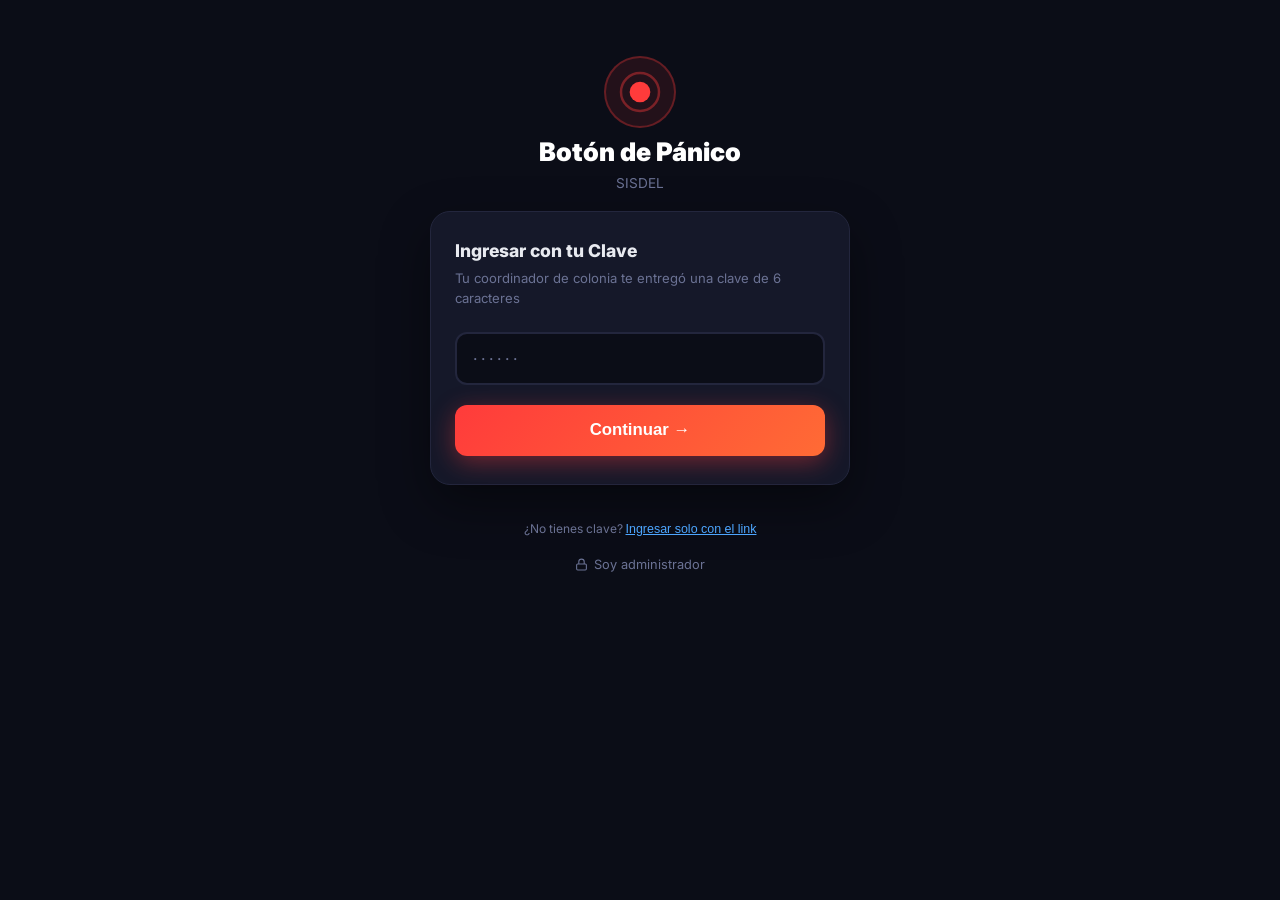
<file: dashboard/vecino.html>
<!DOCTYPE html>
<html lang="es">
<head>
    <meta charset="UTF-8">
    <meta name="viewport" content="width=device-width, initial-scale=1.0, maximum-scale=1.0, user-scalable=no">
    <title>🚨 Botón de Pánico SISDEL</title>
    <meta name="theme-color" content="#0b0d17">
    <meta name="apple-mobile-web-app-capable" content="yes">
    <meta name="apple-mobile-web-app-status-bar-style" content="black-translucent">
    <link rel="manifest" href="manifest.json">
    <link rel="preconnect" href="https://fonts.googleapis.com">
    <link rel="preconnect" href="https://fonts.gstatic.com" crossorigin>
    <link href="https://fonts.googleapis.com/css2?family=Inter:wght@400;600;700;800;900&family=JetBrains+Mono:wght@400;700;900&display=swap" rel="stylesheet">
    <link rel="stylesheet" href="css/vecino.css">
</head>
<body>

<!-- ══ PASO 1A: INGRESO CON CLAVE ══════════════════ -->
<div id="paso-clave" class="paso">
    <div class="vcenter">
        <div class="v-logo">
            <div class="v-icon">
                <svg width="44" height="44" viewBox="0 0 44 44" fill="none">
                    <circle cx="22" cy="22" r="19" stroke="#ff3b3b" stroke-width="2.5" fill="none" opacity=".4"/>
                    <circle cx="22" cy="22" r="8" fill="#ff3b3b">
                        <animate attributeName="r" values="8;11;8" dur="2s" repeatCount="indefinite"/>
                    </circle>
                </svg>
            </div>
            <h1>Botón de Pánico</h1>
            <p id="inst-nombre-label">SISDEL</p>
        </div>

        <div class="v-card">
            <h2>Ingresar con tu Clave</h2>
            <p class="v-desc">Tu coordinador de colonia te entregó una clave de 6 caracteres</p>
            <input type="text" id="inp-clave" placeholder="· · · · · ·" maxlength="6"
                   autocomplete="off" oninput="this.value=this.value.toUpperCase()">
            <button class="btn-clave-ok" id="btn-validar" onclick="validarClave()">Continuar →</button>
            <div class="v-error" id="error-clave" style="display:none;"></div>
        </div>

        <div style="text-align:center;margin-top:.75rem;">
            <span style="font-size:.75rem;color:#6b7294;">¿No tienes clave? </span>
            <button onclick="accederSinClave()" style="background:none;border:none;color:#4da6ff;font-size:.78rem;cursor:pointer;text-decoration:underline;">
                Ingresar solo con el link
            </button>
        </div>

        <a href="index.html" class="link-admin">
            <svg width="13" height="13" viewBox="0 0 24 24" fill="none" stroke="currentColor" stroke-width="2">
                <rect x="3" y="11" width="18" height="11" rx="2"/><path d="M7 11V7a5 5 0 0110 0v4"/>
            </svg>
            Soy administrador
        </a>
    </div>
</div>

<!-- ══ PASO 2: REGISTRO ════════════════════════════ -->
<div id="paso-registro" class="paso" style="display:none;">
    <div class="vcenter" style="max-width:680px;">
        <div class="v-logo" style="position:relative;">
            <h2>📋 Mis Datos</h2>
            <p>Completa tu información para continuar</p>
            <!-- Botón X para salir (vecino vuelve al pánico, admin cierra pestaña/va al panel) -->
            <button id="btn-cerrar-form" onclick="cerrarFormulario()"
                style="position:absolute;top:0;right:0;background:rgba(255,59,59,.15);border:1px solid rgba(255,59,59,.4);color:#ff3b3b;border-radius:50%;width:32px;height:32px;font-size:1.1rem;font-weight:900;cursor:pointer;line-height:1;display:none;">
                ✕
            </button>
            <!-- Barra de búsqueda rápida + botón Ver Vecinos (solo admin) -->
            <div id="admin-tools" style="display:none; margin-top:.6rem; gap:.5rem; align-items:center; flex-wrap:wrap;">
                <div style="display:flex; flex:1; min-width:180px; background:#111325; border:1px solid #2a2d45; border-radius:10px; padding:.35rem .6rem; align-items:center; gap:.4rem;">
                    <span style="font-size:.85rem;">🔍</span>
                    <input type="text" id="busqueda-rapida" placeholder="Buscar por nombre, teléfono o documento..."
                           oninput="busquedaRapidaVecino(this.value)"
                           style="flex:1; background:transparent; border:none; color:#fff; font-size:.82rem; outline:none;">
                </div>
                <button id="btn-ver-vecinos" onclick="abrirListaVecinos()"
                    style="background:linear-gradient(135deg,#4da6ff,#7c5cfc); color:#fff; border:none; border-radius:10px; padding:.5rem 1.2rem; font-size:.85rem; font-weight:700; cursor:pointer; gap:.4rem; white-space:nowrap;">
                    👥 Ver Vecinos Registrados
                </button>
            </div>
            <!-- Resultado de búsqueda rápida -->
            <div id="resultado-busqueda" style="display:none; margin-top:.4rem; background:#111325; border:1px solid #2a2d45; border-radius:10px; max-height:200px; overflow-y:auto;"></div>
        </div>
        <div class="v-card" style="padding:1.5rem 1.75rem;">
            <div class="v-form-grid">
                <!-- Fila 1: IDENTIFICACIÓN (full width, destacado) -->
                <div class="v-field v-field-full">
                    <label>🪪 Documento de Identificación <span style="color:#ff3b3b;font-size:.65rem;font-weight:900;">(LLAVE PRIMARIA)</span></label>
                    <input type="text" id="reg-id" placeholder="DPI / INE / Cédula — Ingrese primero este dato"
                           autocomplete="off" onblur="buscarVecinoPorId()"
                           style="border-color:#4da6ff; font-size:1.1rem; font-weight:700;">
                    <span class="v-hint" id="hint-id" style="display:none;"></span>
                </div>
                <!-- PAÍS (lada automática) -->
                <div class="v-field v-field-full">
                    <label>🌎 País <span style="color:#6b7294;font-size:.65rem;">(se añade automáticamente al teléfono)</span></label>
                    <select id="reg-pais" class="v-select" onchange="actualizarLada()">
                        <option value="502">🇬🇹 Guatemala (+502)</option>
                        <option value="52">🇲🇽 México (+52)</option>
                        <option value="503">🇸🇻 El Salvador (+503)</option>
                        <option value="504">🇭🇳 Honduras (+504)</option>
                        <option value="505">🇳🇮 Nicaragua (+505)</option>
                        <option value="506">🇨🇷 Costa Rica (+506)</option>
                        <option value="507">🇵🇦 Panamá (+507)</option>
                        <option value="57">🇨🇴 Colombia (+57)</option>
                        <option value="1">🇺🇸 USA / Canadá (+1)</option>
                        <option value="34">🇪🇸 España (+34)</option>
                    </select>
                </div>
                <!-- Fila 2: Nombre + Teléfono -->
                <div class="v-field">
                    <label>👤 Nombre Completo</label>
                    <input type="text" id="reg-nombre" placeholder="Juan García López" autocomplete="name">
                </div>
                <div class="v-field">
                    <label>📱 Teléfono</label>
                    <div style="display:flex;gap:.4rem;align-items:center;">
                        <span id="lada-badge" style="background:#1a1f3e;border:1px solid #2d3366;border-radius:8px;padding:.5rem .7rem;font-size:.85rem;color:#4da6ff;font-weight:700;white-space:nowrap;">+502</span>
                        <input type="tel" id="reg-telefono" placeholder="12345678" autocomplete="tel" style="flex:1;">
                    </div>
                </div>
                <div class="v-field">
                    <label>📧 Correo Electrónico <span style="color:#6b7294;font-size:.65rem;">(opcional)</span></label>
                    <input type="email" id="reg-correo" placeholder="correo@ejemplo.com" autocomplete="email">
                </div>
                <!-- Fila 3 -->
                <div class="v-field">
                    <label>⚥ Sexo</label>
                    <select id="reg-sexo" class="v-select">
                        <option value="">— Seleccionar —</option>
                        <option value="M">Masculino</option>
                        <option value="F">Femenino</option>
                    </select>
                </div>
                <div class="v-field">
                    <label>🎂 Edad</label>
                    <input type="number" id="reg-edad" placeholder="Ej: 35" min="1" max="150" autocomplete="off">
                </div>
                <!-- Dirección -->
                <div class="v-field v-field-full">
                    <label>🏠 Dirección <span style="color:#6b7294;font-size:.65rem;">(opcional)</span></label>
                    <input type="text" id="reg-dir" placeholder="Calle, Número, Colonia, Ciudad" autocomplete="street-address">
                </div>

                <!-- ══ CONTACTOS DE EMERGENCIA ══ -->
                <div class="v-field v-field-full" style="margin-top:.5rem;">
                    <label style="color:#ff8c00;font-weight:800;font-size:.8rem;letter-spacing:1px;">🆘 CONTACTOS DE EMERGENCIA (familiares a avisar)</label>
                </div>
                <!-- Contacto 1-5 -->
                <div id="contactos-emergencia" style="width:100%;display:contents;">
                    <div class="v-field v-field-full" style="background:rgba(255,140,0,.04);border:1px solid rgba(255,140,0,.2);border-radius:10px;padding:.75rem 1rem;gap:.5rem;display:flex;flex-direction:column;">
                        <label style="font-size:.75rem;color:#ff8c00;font-weight:700;">📞 Contacto 1</label>
                        <div style="display:flex;gap:.4rem;">
                            <input type="text" id="fam-nombre-1" placeholder="Nombre familiar" style="flex:1.2;">
                            <span class="lada-fam" style="background:#1a1f3e;border:1px solid #2d3366;border-radius:8px;padding:.5rem .5rem;font-size:.8rem;color:#4da6ff;font-weight:700;">+502</span>
                            <input type="tel" id="fam-tel-1" placeholder="Teléfono" style="flex:1;">
                        </div>
                    </div>
                    <div class="v-field v-field-full" style="background:rgba(255,140,0,.04);border:1px solid rgba(255,140,0,.2);border-radius:10px;padding:.75rem 1rem;gap:.5rem;display:flex;flex-direction:column;">
                        <label style="font-size:.75rem;color:#ff8c00;font-weight:700;">📞 Contacto 2</label>
                        <div style="display:flex;gap:.4rem;">
                            <input type="text" id="fam-nombre-2" placeholder="Nombre familiar" style="flex:1.2;">
                            <span class="lada-fam" style="background:#1a1f3e;border:1px solid #2d3366;border-radius:8px;padding:.5rem .5rem;font-size:.8rem;color:#4da6ff;font-weight:700;">+502</span>
                            <input type="tel" id="fam-tel-2" placeholder="Teléfono" style="flex:1;">
                        </div>
                    </div>
                    <div class="v-field v-field-full" style="background:rgba(255,140,0,.04);border:1px solid rgba(255,140,0,.2);border-radius:10px;padding:.75rem 1rem;gap:.5rem;display:flex;flex-direction:column;">
                        <label style="font-size:.75rem;color:#ff8c00;font-weight:700;">📞 Contacto 3</label>
                        <div style="display:flex;gap:.4rem;">
                            <input type="text" id="fam-nombre-3" placeholder="Nombre familiar" style="flex:1.2;">
                            <span class="lada-fam" style="background:#1a1f3e;border:1px solid #2d3366;border-radius:8px;padding:.5rem .5rem;font-size:.8rem;color:#4da6ff;font-weight:700;">+502</span>
                            <input type="tel" id="fam-tel-3" placeholder="Teléfono" style="flex:1;">
                        </div>
                    </div>
                    <div class="v-field v-field-full" style="background:rgba(255,140,0,.04);border:1px solid rgba(255,140,0,.2);border-radius:10px;padding:.75rem 1rem;gap:.5rem;display:flex;flex-direction:column;">
                        <label style="font-size:.75rem;color:#ff8c00;font-weight:700;">📞 Contacto 4</label>
                        <div style="display:flex;gap:.4rem;">
                            <input type="text" id="fam-nombre-4" placeholder="Nombre familiar" style="flex:1.2;">
                            <span class="lada-fam" style="background:#1a1f3e;border:1px solid #2d3366;border-radius:8px;padding:.5rem .5rem;font-size:.8rem;color:#4da6ff;font-weight:700;">+502</span>
                            <input type="tel" id="fam-tel-4" placeholder="Teléfono" style="flex:1;">
                        </div>
                    </div>
                    <div class="v-field v-field-full" style="background:rgba(255,140,0,.04);border:1px solid rgba(255,140,0,.2);border-radius:10px;padding:.75rem 1rem;gap:.5rem;display:flex;flex-direction:column;">
                        <label style="font-size:.75rem;color:#ff8c00;font-weight:700;">📞 Contacto 5</label>
                        <div style="display:flex;gap:.4rem;">
                            <input type="text" id="fam-nombre-5" placeholder="Nombre familiar" style="flex:1.2;">
                            <span class="lada-fam" style="background:#1a1f3e;border:1px solid #2d3366;border-radius:8px;padding:.5rem .5rem;font-size:.8rem;color:#4da6ff;font-weight:700;">+502</span>
                            <input type="tel" id="fam-tel-5" placeholder="Teléfono" style="flex:1;">
                        </div>
                    </div>
                </div>
                <!-- ══ BOTÓN GUARDAR CONTACTOS (independiente) ══ -->
                <div class="v-field v-field-full" style="margin-top:.25rem;">
                    <button onclick="guardarSoloContactos()" id="btn-guardar-contactos"
                        style="width:100%; background:linear-gradient(135deg,#00d68f,#00a870);
                               border:none; border-radius:14px; padding:1rem; color:#fff;
                               font-size:1rem; font-weight:900; cursor:pointer;
                               box-shadow:0 6px 20px rgba(0,214,143,0.35);
                               display:flex; align-items:center; justify-content:center; gap:.5rem;
                               transition:transform .15s, box-shadow .15s;">
                        💾 Guardar Contactos de Emergencia
                    </button>
                    <p id="contactos-status" style="display:none; text-align:center; font-size:.82rem; margin-top:.5rem; font-weight:700;"></p>
                </div>
            </div>

            <div style="display:flex;gap:.75rem;margin-top:1rem;flex-wrap:wrap;" id="form-botones">
                <button class="btn-registrar" onclick="registrarVecino()" id="btn-guardar" style="flex:2;">💾 Guardar y Continuar</button>
                <button class="btn-registrar" onclick="modificarVecino()" id="btn-modificar"
                    style="flex:1;background:linear-gradient(135deg,#4da6ff,#4da6ff80);display:none;">✏️ Modificar</button>
                <button class="btn-registrar" onclick="eliminarVecino()" id="btn-eliminar"
                    style="flex:1;background:rgba(255,59,59,.15);border:1px solid rgba(255,59,59,.5);color:#ff3b3b;display:none;">🗑️ Eliminar</button>
            </div>
            <div class="v-error" id="error-registro" style="display:none;"></div>

            <!-- CÓDIGO GENERADO (se muestra tras registro) -->
            <div id="codigo-generado-box" style="display:none; margin-top:1.25rem; background:rgba(0,214,143,.07); border:1px solid rgba(0,214,143,.35); border-radius:14px; padding:1.2rem; text-align:center;">
                <p style="color:#00d68f; font-size:.82rem; font-weight:700; margin-bottom:.5rem;">✅ Registro exitoso — Tu código personal:</p>
                <div id="codigo-generado-val" style="font-family:'JetBrains Mono',monospace; font-size:2.2rem; font-weight:900; letter-spacing:10px; color:#fff; background:#111325; border-radius:10px; padding:.6rem 1rem;"></div>
                <p style="color:#6b7294; font-size:.72rem; margin-top:.5rem;">Guárdalo. Lo necesitarás para ingresar la próxima vez.</p>
                <button onclick="continuarDespuesRegistro()" class="btn-registrar" style="margin-top:.8rem; background:linear-gradient(135deg,#00d68f,#4da6ff);">Continuar al Botón de Pánico →</button>
            </div>
        </div>
    </div>
</div>

<!-- ══ PASO 3: BOTÓN DE PÁNICO ═════════════════════ -->
<div id="paso-panico" class="paso paso-panico" style="display:none;">

    <div class="vecino-info-bar">
        <svg width="20" height="20" viewBox="0 0 24 24" fill="none" stroke="#4da6ff" stroke-width="2.5">
            <path d="M20 21v-2a4 4 0 00-4-4H8a4 4 0 00-4 4v2"/><circle cx="12" cy="7" r="4"/>
        </svg>
        <span id="vecino-nombre-bar" style="font-size:1.15rem;font-weight:900;color:#ffffff;letter-spacing:.5px;">Vecino</span>
        <button class="btn-editar-datos" onclick="abrirConfiguracion()" style="background:rgba(77,166,255,.12);border:1px solid rgba(77,166,255,.3);color:#4da6ff;">⚙️ Configurar</button>
    </div>

    <div class="gps-bar" id="gps-bar">
        <div class="gps-dot" id="gps-dot"></div>
        <span id="gps-status">Obteniendo ubicación...</span>
    </div>

    <div class="panico-area">
        <p class="instruccion" style="font-size:1.25rem;font-weight:900;color:#ff3b3b;letter-spacing:4px;text-shadow:0 0 18px rgba(255,59,59,0.6);">EN CASO DE EMERGENCIA</p>
        <p class="instruccion-sub" style="font-size:1rem;color:#ccd6f6;">Mantén presionado 3 segundos para enviar alerta</p>

        <div class="panic-btn-container">
            <div class="panic-ring ring3"></div>
            <div class="panic-ring ring2"></div>
            <div class="panic-ring ring1"></div>
            <button id="btn-panico" class="btn-panico"
                ontouchstart="iniciarPanico(event)" ontouchend="cancelarPanico(event)"
                onmousedown="iniciarPanico(event)" onmouseup="cancelarPanico(event)"
                onmouseleave="cancelarPanico(event)">
                <svg width="60" height="60" viewBox="0 0 24 24" fill="none" stroke="white" stroke-width="1.5">
                    <path d="M12 9v4M12 17h.01"/>
                    <path d="M10.29 3.86L1.82 18a2 2 0 001.71 3h16.94a2 2 0 001.71-3L13.71 3.86a2 2 0 00-3.42 0z"/>
                </svg>
                <span>PÁNICO</span>
            </button>
        </div>

        <div class="hold-bar-wrap" id="hold-bar-wrap" style="display:none;">
            <div class="hold-bar" id="hold-bar"></div>
        </div>
        <p class="hint-panico" id="hint-panico">Mantén presionado 3 segundos para enviar alerta</p>

        <!-- Indicador de voz activa -->
        <div id="voz-indicador" style="display:none; margin-top:.8rem; padding:.5rem 1rem; background:rgba(0,214,143,.1); border:1px solid rgba(0,214,143,.3); border-radius:10px; text-align:center;">
            <span style="font-size:.82rem; color:#00d68f; font-weight:700;">🎙️ Escuchando... grita fuerte para enviar alerta</span>
        </div>

        <!-- ══ BOTONES WHATSAPP INDIVIDUALES ══ -->
        <div id="wa-botones-main" style="display:none; flex-direction:column; gap:.6rem; margin-top:1rem; width:100%; max-width:280px;"></div>
        <p id="wa-masivo-hint" style="display:none;font-size:.75rem;color:#6b7294;text-align:center;margin-top:.4rem;">Toca a cada familiar para enviar aviso directo</p>
    </div>
</div>

<!-- ══ OVERLAY CONFIRMACIÓN ════════════════════════ -->
<div id="overlay-enviado" class="overlay-enviado" style="display:none;">
    <div class="enviado-card">
        <div class="enviado-icon" style="font-size:4rem; animation: checkPop .5s cubic-bezier(.175,.885,.32,1.275);">✅</div>
        <div style="font-size:2rem; font-weight:900; color:#00d68f; letter-spacing:4px; margin-bottom:.25rem; text-shadow:0 0 20px rgba(0,214,143,.5);">ENVIADO</div>
        <h2 style="color:#fff; font-size:1.1rem; margin:.2rem 0;">¡ALERTA ENVIADA!</h2>
        <p id="env-alerta-num" style="color:#4da6ff; font-weight:700; font-size:1rem;"></p>
        <p>El panel central recibió tu señal de emergencia.</p>
        <p id="env-coords" class="enviado-coords"></p>
        <p><strong>Mantén la calma. Ayuda está en camino.</strong></p>

        <!-- Botones WhatsApp para cada familiar (se llenan dinámicamente) -->
        <div id="wa-familiares" style="display:none; margin:.6rem 0; border-top:1px solid rgba(255,255,255,.1); padding-top:.7rem;">
            <p style="font-size:.78rem; color:#6b7294; margin-bottom:.4rem;">💬 Avisar a familiares por WhatsApp:</p>
            <div id="wa-botones" style="display:flex; flex-direction:column; gap:.4rem;"></div>
        </div>

        <p id="env-countdown" style="color:#6b7294; font-size:.85rem; margin-top:.25rem;"></p>
        <div style="display:flex; gap:.75rem; justify-content:center; flex-wrap:wrap; margin-top:.5rem;">
            <button onclick="enviarOtraAlerta()" id="btn-otra-alerta" class="btn-ok-enviado"
                style="background:linear-gradient(135deg,#ff3b3b,#cc0000);">🚨 Enviar otra alerta</button>
            <button onclick="ocultarConfirmacion()" class="btn-ok-enviado"
                style="background:rgba(255,255,255,.08);">OK</button>
        </div>
    </div>
</div>


<!-- ══ MODAL CONFIGURACIÓN ══════════════════════ -->
<div id="modal-config" style="display:none; position:fixed; inset:0; background:rgba(6,8,20,.98); z-index:9998; overflow-y:auto; padding:1rem;">
    <div style="max-width:500px; margin:0 auto;">

        <!-- Header -->
        <div style="display:flex; justify-content:space-between; align-items:center; margin-bottom:1.2rem; padding-bottom:.8rem; border-bottom:1px solid rgba(255,255,255,.06);">
            <div>
                <h2 style="color:#fff; font-size:1.25rem; margin:0;">⚙️ Configuración</h2>
                <p style="font-size:.68rem; color:#6b7294; margin:.2rem 0 0;">Personaliza tu botón de pánico</p>
            </div>
            <button onclick="cerrarConfiguracion()" style="background:linear-gradient(135deg,#00d68f,#00b377); border:none; color:#fff; border-radius:10px; padding:.5rem 1rem; font-size:.82rem; font-weight:700; cursor:pointer; box-shadow:0 4px 15px rgba(0,214,143,.25);">💾 Guardar</button>
        </div>

        <!-- GPS -->
        <div style="background:linear-gradient(135deg,rgba(17,19,37,.9),rgba(20,23,45,.9)); border:1px solid rgba(77,166,255,.15); border-left:3px solid #4da6ff; border-radius:14px; padding:.9rem 1rem; margin-bottom:.7rem;">
            <div style="display:flex; justify-content:space-between; align-items:center;">
                <div style="display:flex; align-items:center; gap:.6rem;">
                    <div style="width:36px; height:36px; border-radius:10px; background:rgba(77,166,255,.12); display:flex; align-items:center; justify-content:center; font-size:1.1rem;">📍</div>
                    <div>
                        <div style="font-weight:700; color:#fff; font-size:.85rem;">Ubicación GPS</div>
                        <div style="font-size:.68rem; color:#6b7294;">Comparte tu ubicación al enviar alerta</div>
                    </div>
                </div>
                <div id="cfg-gps-estado" style="padding:.25rem .6rem; border-radius:8px; font-size:.68rem; font-weight:700; background:rgba(255,165,0,.12); color:#ffa500; border:1px solid rgba(255,165,0,.2);">Verificando...</div>
            </div>
            <button onclick="activarGPS()" style="width:100%; margin-top:.6rem; padding:.45rem; background:rgba(77,166,255,.08); color:#4da6ff; border:1px solid rgba(77,166,255,.2); border-radius:10px; font-size:.75rem; font-weight:700; cursor:pointer;">📍 Activar Ubicación</button>
        </div>

        <!-- VIBRACIÓN -->
        <div style="background:linear-gradient(135deg,rgba(17,19,37,.9),rgba(20,23,45,.9)); border:1px solid rgba(124,92,252,.15); border-left:3px solid #7c5cfc; border-radius:14px; padding:.9rem 1rem; margin-bottom:.7rem;">
            <div style="display:flex; justify-content:space-between; align-items:center;">
                <div style="display:flex; align-items:center; gap:.6rem;">
                    <div style="width:36px; height:36px; border-radius:10px; background:rgba(124,92,252,.12); display:flex; align-items:center; justify-content:center; font-size:1.1rem;">📳</div>
                    <div>
                        <div style="font-weight:700; color:#fff; font-size:.85rem;">Vibración Fuerte</div>
                        <div style="font-size:.68rem; color:#6b7294;">Vibrar al enviar y confirmar alerta</div>
                    </div>
                </div>
                <label style="position:relative; display:inline-block; width:48px; height:26px;">
                    <input type="checkbox" id="cfg-vibracion" onchange="guardarConfig()" checked style="opacity:0; width:0; height:0;">
                    <span style="position:absolute; cursor:pointer; inset:0; background:#2a2d45; border-radius:26px; transition:.3s;" class="cfg-slider"></span>
                </label>
            </div>
        </div>

        <!-- AGITAR -->
        <div style="background:linear-gradient(135deg,rgba(17,19,37,.9),rgba(20,23,45,.9)); border:1px solid rgba(255,165,0,.15); border-left:3px solid #ffa500; border-radius:14px; padding:.9rem 1rem; margin-bottom:.7rem;">
            <div style="display:flex; justify-content:space-between; align-items:center;">
                <div style="display:flex; align-items:center; gap:.6rem;">
                    <div style="width:36px; height:36px; border-radius:10px; background:rgba(255,165,0,.12); display:flex; align-items:center; justify-content:center; font-size:1.1rem;">📱</div>
                    <div>
                        <div style="font-weight:700; color:#fff; font-size:.85rem;">Agitar para Alertar</div>
                        <div style="font-size:.68rem; color:#6b7294;">Agita 3 veces fuerte para activar</div>
                    </div>
                </div>
                <label style="position:relative; display:inline-block; width:48px; height:26px;">
                    <input type="checkbox" id="cfg-agitar" onchange="guardarConfig(); toggleShakeDetection();" style="opacity:0; width:0; height:0;">
                    <span style="position:absolute; cursor:pointer; inset:0; background:#2a2d45; border-radius:26px; transition:.3s;" class="cfg-slider"></span>
                </label>
            </div>
            <div style="margin-top:.5rem; padding:.35rem .6rem; background:rgba(255,165,0,.05); border-radius:8px;">
                <p style="font-size:.6rem; color:#6b7294; margin:0; text-align:center;">⚠️ Solo funciona con la app abierta</p>
            </div>
        </div>

        <!-- ALERTA POR VOZ -->
        <div style="background:linear-gradient(135deg,rgba(17,19,37,.9),rgba(20,23,45,.9)); border:1px solid rgba(255,59,59,.15); border-left:3px solid #ff3b3b; border-radius:14px; padding:.9rem 1rem; margin-bottom:.7rem;">
            <div style="display:flex; justify-content:space-between; align-items:center;">
                <div style="display:flex; align-items:center; gap:.6rem;">
                    <div style="width:36px; height:36px; border-radius:10px; background:rgba(255,59,59,.12); display:flex; align-items:center; justify-content:center; font-size:1.1rem;">🎙️</div>
                    <div>
                        <div style="font-weight:700; color:#fff; font-size:.85rem;">Alerta por Voz</div>
                        <div style="font-size:.68rem; color:#6b7294;">Grita fuerte para enviar alerta</div>
                    </div>
                </div>
                <label style="position:relative; display:inline-block; width:48px; height:26px;">
                    <input type="checkbox" id="cfg-voz" onchange="toggleVoz()" style="opacity:0; width:0; height:0;">
                    <span style="position:absolute; cursor:pointer; inset:0; background:#2a2d45; border-radius:26px; transition:.3s;" class="cfg-slider"></span>
                </label>
            </div>

            <div id="cfg-voz-extra" style="display:none; margin-top:.7rem; padding-top:.6rem; border-top:1px solid rgba(255,255,255,.05);">
                <button id="btn-permiso-mic" onclick="solicitarPermisoMic()" style="width:100%; margin-bottom:.7rem; padding:.55rem; background:linear-gradient(135deg,rgba(255,165,0,.12),rgba(255,140,0,.08)); color:#ffa500; border:1px solid rgba(255,165,0,.25); border-radius:10px; font-size:.78rem; font-weight:700; cursor:pointer;">
                    🎙️ Permitir Usar Micrófono
                </button>

                <!-- Audio guardado -->
                <div id="audio-status-card" style="margin-bottom:.7rem; padding:.55rem .8rem; background:rgba(0,214,143,.06); border:1px solid rgba(0,214,143,.15); border-radius:10px; display:none;">
                    <div style="display:flex; align-items:center; gap:.5rem;">
                        <div style="width:8px; height:8px; border-radius:50%; background:#00d68f; box-shadow:0 0 6px rgba(0,214,143,.5);"></div>
                        <span style="font-size:.75rem; color:#00d68f; font-weight:700;">Audio guardado</span>
                        <button id="btn-escuchar" onclick="escucharGrabacion()" style="margin-left:auto; padding:.3rem .7rem; background:rgba(77,166,255,.12); color:#4da6ff; border:1px solid rgba(77,166,255,.25); border-radius:8px; font-size:.72rem; font-weight:700; cursor:pointer;">▶️ Escuchar</button>
                    </div>
                </div>

                <!-- Grabar -->
                <p style="font-size:.72rem; color:#8b8fa8; margin-bottom:.4rem;">🔑 Graba tu frase de emergencia:</p>
                <button id="btn-grabar" onclick="toggleGrabacion()" style="width:100%; padding:.6rem; background:linear-gradient(135deg,rgba(255,59,59,.12),rgba(200,0,0,.08)); color:#ff3b3b; border:1px solid rgba(255,59,59,.25); border-radius:10px; font-size:.82rem; font-weight:800; cursor:pointer; letter-spacing:.5px;">
                    🎤 GRABAR FRASE
                </button>

                <!-- Indicador de grabación -->
                <div id="grabacion-indicador" style="display:none; margin-top:.7rem; text-align:center; padding:.8rem; background:rgba(255,59,59,.08); border:2px solid rgba(255,59,59,.3); border-radius:14px; animation: pulsoRojo 1s infinite alternate;">
                    <div style="font-size:1rem; color:#ff3b3b; font-weight:800; margin-bottom:.4rem;">🔴 GRABANDO</div>
                    <div id="volumen-barra" style="height:8px; background:rgba(255,255,255,.05); border-radius:4px; overflow:hidden;">
                        <div id="volumen-nivel" style="height:100%; width:0; background:linear-gradient(90deg,#00d68f,#ffa500,#ff3b3b); border-radius:4px; transition:width .1s;"></div>
                    </div>
                    <div style="font-size:.66rem; color:rgba(255,255,255,.6); margin-top:.4rem;">Habla fuerte... Toca 🎤 para detener</div>
                </div>

                <div id="cfg-voz-estado" style="text-align:center; margin-top:.5rem; font-size:.75rem; color:#00d68f; font-weight:700;"></div>
                <div style="margin-top:.4rem; padding:.35rem .6rem; background:rgba(255,59,59,.04); border-radius:8px;">
                    <p style="font-size:.58rem; color:#6b7294; margin:0; text-align:center;">⚠️ Solo funciona con la app abierta y visible</p>
                </div>
            </div>
        </div>

        <!-- EDITAR DATOS -->
        <div style="background:linear-gradient(135deg,rgba(17,19,37,.9),rgba(20,23,45,.9)); border:1px solid rgba(255,165,0,.12); border-left:3px solid #ffa500; border-radius:14px; padding:.9rem 1rem; margin-bottom:.7rem;">
            <button onclick="editarDatos(); cerrarConfiguracion();" style="width:100%; padding:.55rem; background:rgba(255,165,0,.08); color:#ffa500; border:1px solid rgba(255,165,0,.2); border-radius:10px; font-size:.82rem; font-weight:700; cursor:pointer;">✏️ Editar Mis Datos y Familiares</button>
        </div>

        <!-- INSTALAR APP -->
        <div id="cfg-instalar" style="display:none; background:linear-gradient(135deg,rgba(17,19,37,.9),rgba(20,23,45,.9)); border:1px solid rgba(77,166,255,.15); border-left:3px solid #4da6ff; border-radius:14px; padding:.9rem 1rem; margin-bottom:.7rem;">
            <div style="display:flex; align-items:center; gap:.6rem; margin-bottom:.5rem;">
                <div style="width:36px; height:36px; border-radius:10px; background:rgba(77,166,255,.12); display:flex; align-items:center; justify-content:center; font-size:1.1rem;">📲</div>
                <div>
                    <div style="font-weight:700; color:#fff; font-size:.85rem;">Instalar en tu celular</div>
                    <div style="font-size:.68rem; color:#6b7294;">Acceso rápido desde pantalla de inicio</div>
                </div>
            </div>
            <button id="btn-instalar-pwa" onclick="instalarPWA()" style="width:100%; padding:.55rem; background:linear-gradient(135deg,#4da6ff,#7c5cfc); color:#fff; border:none; border-radius:10px; font-size:.82rem; font-weight:700; cursor:pointer; box-shadow:0 4px 15px rgba(77,166,255,.2);">📲 Instalar App</button>
        </div>

        <p style="text-align:center; font-size:.58rem; color:#3a3d55; margin-top:1rem;">SISDEL Botón de Pánico v1.0</p>
    </div>
</div>

<style>
@keyframes pulsoRojo {
    from { box-shadow: 0 0 5px rgba(255,59,59,.2); background:rgba(255,59,59,.05); }
    to { box-shadow: 0 0 15px rgba(255,59,59,.4); background:rgba(255,59,59,.15); }
}
@keyframes checkPop {
    0%   { transform: scale(0); opacity: 0; }
    70%  { transform: scale(1.3); }
    100% { transform: scale(1); opacity: 1; }
}
/* Toggle sliders */
.cfg-slider::before {
    content:""; position:absolute; height:20px; width:20px; left:3px; bottom:3px;
    background:#fff; border-radius:50%; transition:.3s;
}
input:checked + .cfg-slider { background:#00d68f; }
input:checked + .cfg-slider::before { transform:translateX(22px); }
</style>

<script src="js/vecino.js"></script>

<script>
// ══ PWA SERVICE WORKER ══
if ('serviceWorker' in navigator) {
    navigator.serviceWorker.register('/sw.js').catch(() => {});
}

// ══ PWA INSTALL PROMPT ══
let _deferredPrompt = null;
window.addEventListener('beforeinstallprompt', e => {
    e.preventDefault();
    _deferredPrompt = e;
    const instalarDiv = document.getElementById('cfg-instalar');
    if (instalarDiv) instalarDiv.style.display = 'block';
});
function instalarPWA() {
    if (!_deferredPrompt) {
        alert('Para instalar: toca ⋮ (menú) → "Agregar a pantalla de inicio"');
        return;
    }
    _deferredPrompt.prompt();
    _deferredPrompt.userChoice.then(() => { _deferredPrompt = null; });
}

// ══ CONFIGURACIÓN ══
function cargarConfig() {
    const cfg = JSON.parse(localStorage.getItem('sisdel_config') || '{}');
    document.getElementById('cfg-vibracion').checked = cfg.vibracion !== false;
    document.getElementById('cfg-voz').checked = cfg.voz === true;
    document.getElementById('cfg-agitar').checked = cfg.agitar === true;
    if (cfg.voz) {
        document.getElementById('cfg-voz-extra').style.display = 'block';
    }
    // Mostrar tarjeta de audio si ya hay grabación
    if (cfg.audioGrabado) {
        const card = document.getElementById('audio-status-card');
        if (card) card.style.display = 'block';
        const btn = document.getElementById('btn-escuchar');
        if (btn) btn.style.display = 'inline-block';
    }
    return cfg;
}

function guardarConfig() {
    const cfgActual = JSON.parse(localStorage.getItem('sisdel_config') || '{}');
    const cfg = {
        vibracion: document.getElementById('cfg-vibracion').checked,
        voz: document.getElementById('cfg-voz').checked,
        agitar: document.getElementById('cfg-agitar').checked,
        audioGrabado: cfgActual.audioGrabado || null
    };
    localStorage.setItem('sisdel_config', JSON.stringify(cfg));
    const ind = document.getElementById('voz-indicador');
    if (ind) ind.style.display = cfg.voz ? 'block' : 'none';
    return cfg;
}

function abrirConfiguracion() {
    cargarConfig();
    verificarEstadoGPS();
    document.getElementById('modal-config').style.display = 'block';
}

function cerrarConfiguracion() {
    guardarConfig();
    document.getElementById('modal-config').style.display = 'none';
    const cfg = JSON.parse(localStorage.getItem('sisdel_config') || '{}');
    if (cfg.voz) iniciarEscuchaVoz();
    toggleShakeDetection();
}

function verificarEstadoGPS() {
    const el = document.getElementById('cfg-gps-estado');
    if (!navigator.geolocation) {
        el.textContent = '❌ No soportado';
        el.style.color = '#ff3b3b';
        return;
    }
    navigator.geolocation.getCurrentPosition(
        () => { el.textContent = '✅ Activo'; el.style.color = '#00d68f'; el.style.background = 'rgba(0,214,143,.15)'; el.style.borderColor = 'rgba(0,214,143,.3)'; },
        () => { el.textContent = '⚠️ Bloqueado'; el.style.color = '#ff3b3b'; el.style.background = 'rgba(255,59,59,.15)'; el.style.borderColor = 'rgba(255,59,59,.3)'; },
        { timeout: 5000 }
    );
}

function activarGPS() {
    navigator.geolocation.getCurrentPosition(
        (pos) => {
            verificarEstadoGPS();
            alert(`✅ GPS activado\nLatitud: ${pos.coords.latitude.toFixed(6)}\nLongitud: ${pos.coords.longitude.toFixed(6)}`);
        },
        () => { alert('❌ No se pudo activar GPS.\n\niPhone: Ajustes → Privacidad → Servicios de Ubicación → Safari → Permitir\n\nAndroid: Ajustes → Sitios → Ubicación → Permitir'); }
    );
}

// ══ GRABACIÓN DE FRASE CLAVE ══
let _mediaRecorder = null;
let _audioChunks = [];
let _grabando = false;
let _audioStream = null;
let _analyser = null;
let _animFrame = null;

async function solicitarPermisoMic() {
    try {
        const stream = await navigator.mediaDevices.getUserMedia({ audio: true });
        stream.getTracks().forEach(t => t.stop());
        const btn = document.getElementById('btn-permiso-mic');
        if (btn) {
            btn.innerHTML = '✅ Micrófono Permitido';
            btn.style.background = 'rgba(0,214,143,.15)';
            btn.style.color = '#00d68f';
            btn.style.borderColor = 'rgba(0,214,143,.3)';
            btn.disabled = true;
        }
        alert('Permiso de micrófono concedido.\n\nIMPORTANTE: Apple iOS prohíbe grabar audio en segundo plano a las páginas web. La alerta por voz SOLO funcionará si mantienes esta app ABIERTA Y VISIBLE en tu pantalla.');
    } catch (err) {
        alert('❌ Permiso denegado. Debes habilitarlo en: Ajustes → Safari → Micrófono → Permitir.');
    }
}

async function toggleGrabacion() {
    if (_grabando) {
        detenerGrabacion();
    } else {
        await iniciarGrabacion();
    }
}

async function iniciarGrabacion() {
    const estado = document.getElementById('cfg-voz-estado');
    const btn = document.getElementById('btn-grabar');
    estado.innerHTML = '';
    
    try {
        _audioStream = await navigator.mediaDevices.getUserMedia({ audio: true });
        _mediaRecorder = new MediaRecorder(_audioStream);
        _audioChunks = [];

        _mediaRecorder.ondataavailable = (e) => {
            if (e.data.size > 0) _audioChunks.push(e.data);
        };

        _mediaRecorder.onstop = () => {
            const mime = _mediaRecorder.mimeType || '';
            const blob = new Blob(_audioChunks, { type: mime });
            
            const reader = new FileReader();
            reader.onload = async () => {
                const base64 = reader.result;
                const cfg = JSON.parse(localStorage.getItem('sisdel_config') || '{}');
                cfg.audioGrabado = base64;
                localStorage.setItem('sisdel_config', JSON.stringify(cfg));
                estado.innerHTML = '✅ Frase grabada — reemplaza la anterior';
                // Mostrar tarjeta de audio guardado
                const card = document.getElementById('audio-status-card');
                if (card) card.style.display = 'block';
                const btnEsc = document.getElementById('btn-escuchar');
                if (btnEsc) btnEsc.style.display = 'inline-block';

                // Sincronizar con el servidor si hay sesión
                if (typeof vecinoData !== 'undefined' && vecinoData && vecinoData.id_vecino) {
                    try {
                        const res = await fetch(`${API}/api/vecinos/${vecinoData.id_vecino}`, {
                            method: 'PUT', 
                            headers: {'Content-Type':'application/json'},
                            body: JSON.stringify({ voz_alerta: base64 })
                        });
                        if (res.ok) {
                            estado.innerHTML = '✅ Grabación guardada en la nube';
                        }
                    } catch (err) { console.error('Error sync voz:', err); }
                }
            };
            reader.readAsDataURL(blob);
            _audioStream.getTracks().forEach(t => t.stop());
        };

        _mediaRecorder.start();
        _grabando = true;
        btn.innerHTML = '⏹️ DETENER GRABACIÓN';
        btn.style.background = 'rgba(255,59,59,.4)';
        btn.style.borderColor = '#ff3b3b';
        document.getElementById('grabacion-indicador').style.display = 'block';

        // Visualizar volumen
        const audioCtx = new (window.AudioContext || window.webkitAudioContext)();
        const source = audioCtx.createMediaStreamSource(_audioStream);
        _analyser = audioCtx.createAnalyser();
        _analyser.fftSize = 256;
        source.connect(_analyser);
        animarVolumen();

    } catch (err) {
        estado.innerHTML = '<span style="color:#ff3b3b;">❌ No se pudo acceder al micrófono. Permite el acceso en los ajustes del navegador.</span>';
        console.error('Error micrófono:', err);
    }
}

function detenerGrabacion() {
    if (_mediaRecorder && _mediaRecorder.state !== 'inactive') {
        _mediaRecorder.stop();
    }
    _grabando = false;
    const btn = document.getElementById('btn-grabar');
    btn.innerHTML = '🎤 Grabar Frase';
    btn.style.background = 'rgba(255,59,59,.15)';
    document.getElementById('grabacion-indicador').style.display = 'none';
    if (_animFrame) cancelAnimationFrame(_animFrame);
}

function animarVolumen() {
    if (!_analyser || !_grabando) return;
    const data = new Uint8Array(_analyser.frequencyBinCount);
    _analyser.getByteFrequencyData(data);
    const avg = data.reduce((a, b) => a + b, 0) / data.length;
    const pct = Math.min(100, (avg / 128) * 100);
    const nivel = document.getElementById('volumen-nivel');
    if (nivel) nivel.style.width = pct + '%';
    _animFrame = requestAnimationFrame(animarVolumen);
}

function escucharGrabacion() {
    const cfg = JSON.parse(localStorage.getItem('sisdel_config') || '{}');
    if (!cfg.audioGrabado) {
        alert('No hay frase grabada. Graba primero.');
        return;
    }
    const audio = new Audio(cfg.audioGrabado);
    audio.play().catch(() => alert('Error al reproducir'));
}

// ══ ESCUCHA DE VOZ (detección por volumen) ══
let _escuchaStream = null;
let _escuchaAnalyser = null;
let _escuchaActiva = false;
let _escuchaAnimFrame = null;
let _gritoConsecutivo = 0;
const UMBRAL_VOLUMEN = 55;  // Sensibilidad (0-128, menor = más sensible)
const GRITOS_NECESARIOS = 15; // ~1.5 segundos de grito continuo

function toggleVoz() {
    const activo = document.getElementById('cfg-voz').checked;
    document.getElementById('cfg-voz-extra').style.display = activo ? 'block' : 'none';
    guardarConfig();
    if (!activo) detenerEscuchaVoz();
}

async function iniciarEscuchaVoz() {
    if (_escuchaActiva) return;
    const cfg = JSON.parse(localStorage.getItem('sisdel_config') || '{}');
    if (!cfg.voz) return;

    try {
        _escuchaStream = await navigator.mediaDevices.getUserMedia({ audio: true });
        const audioCtx = new (window.AudioContext || window.webkitAudioContext)();
        const source = audioCtx.createMediaStreamSource(_escuchaStream);
        _escuchaAnalyser = audioCtx.createAnalyser();
        _escuchaAnalyser.fftSize = 256;
        source.connect(_escuchaAnalyser);

        _escuchaActiva = true;
        _gritoConsecutivo = 0;
        monitorearVolumen();

        const ind = document.getElementById('voz-indicador');
        if (ind) ind.style.display = 'block';
        console.log('🎙️ Escucha de voz activada');
    } catch (err) {
        console.error('Error activando escucha:', err);
    }
}

function monitorearVolumen() {
    if (!_escuchaActiva || !_escuchaAnalyser) return;
    const data = new Uint8Array(_escuchaAnalyser.frequencyBinCount);
    _escuchaAnalyser.getByteFrequencyData(data);
    const avg = data.reduce((a, b) => a + b, 0) / data.length;

    if (avg > UMBRAL_VOLUMEN) {
        _gritoConsecutivo++;
        if (_gritoConsecutivo >= GRITOS_NECESARIOS) {
            console.log('🚨 GRITO DETECTADO — ENVIANDO ALERTA');
            _gritoConsecutivo = 0;
            detenerEscuchaVoz();
            if (typeof dispararAlertaPorVoz === 'function') {
                dispararAlertaPorVoz();
            }
            // Reiniciar después de 15 segundos
            setTimeout(() => {
                const c = JSON.parse(localStorage.getItem('sisdel_config') || '{}');
                if (c.voz) iniciarEscuchaVoz();
            }, 15000);
            return;
        }
    } else {
        _gritoConsecutivo = Math.max(0, _gritoConsecutivo - 1);
    }

    _escuchaAnimFrame = requestAnimationFrame(monitorearVolumen);
}

function detenerEscuchaVoz() {
    _escuchaActiva = false;
    if (_escuchaAnimFrame) cancelAnimationFrame(_escuchaAnimFrame);
    if (_escuchaStream) {
        _escuchaStream.getTracks().forEach(t => t.stop());
        _escuchaStream = null;
    }
    const ind = document.getElementById('voz-indicador');
    if (ind) ind.style.display = 'none';
}

// ══ AGITAR PARA ALERTAR (SHAKE DETECTION) ══
let _shakeListening = false;
let _shakeTimestamps = [];
const SHAKE_THRESHOLD = 25;       // fuerza mínima (m/s²)
const SHAKE_COUNT     = 3;        // agitaciones requeridas
const SHAKE_WINDOW    = 2000;     // ventana en ms
const SHAKE_COOLDOWN  = 10000;    // pausa entre alertas (ms)
let _lastShakeAlert   = 0;

function _handleMotion(e) {
    const acc = e.accelerationIncludingGravity || e.acceleration;
    if (!acc) return;
    const fuerza = Math.sqrt(acc.x * acc.x + acc.y * acc.y + acc.z * acc.z);
    if (fuerza > SHAKE_THRESHOLD) {
        const now = Date.now();
        _shakeTimestamps.push(now);
        // Limpiar agitaciones viejas
        _shakeTimestamps = _shakeTimestamps.filter(t => now - t < SHAKE_WINDOW);
        if (_shakeTimestamps.length >= SHAKE_COUNT) {
            _shakeTimestamps = [];
            // Cooldown
            if (now - _lastShakeAlert < SHAKE_COOLDOWN) return;
            _lastShakeAlert = now;
            // Solo disparar si estamos en la pantalla de pánico
            const panicVisible = document.getElementById('paso-panico')?.style.display !== 'none';
            if (panicVisible && typeof enviarAlerta === 'function') {
                if (navigator.vibrate) navigator.vibrate([100, 50, 100]);
                console.log('🚨 Shake detected! Enviando alerta...');
                enviarAlerta();
            }
        }
    }
}

function toggleShakeDetection() {
    const cfg = JSON.parse(localStorage.getItem('sisdel_config') || '{}');
    if (cfg.agitar && !_shakeListening) {
        // iOS 13+ requiere permiso explícito
        if (typeof DeviceMotionEvent !== 'undefined' && typeof DeviceMotionEvent.requestPermission === 'function') {
            DeviceMotionEvent.requestPermission()
                .then(state => {
                    if (state === 'granted') {
                        window.addEventListener('devicemotion', _handleMotion);
                        _shakeListening = true;
                    } else {
                        alert('⚠️ Permiso de movimiento denegado. Actívalo en Ajustes → Safari → Movimiento y orientación.');
                    }
                })
                .catch(() => {
                    alert('⚠️ No se pudo solicitar permiso de movimiento.');
                });
        } else if ('DeviceMotionEvent' in window) {
            window.addEventListener('devicemotion', _handleMotion);
            _shakeListening = true;
        }
    } else if (!cfg.agitar && _shakeListening) {
        window.removeEventListener('devicemotion', _handleMotion);
        _shakeListening = false;
    }
}

// Inicializar al cargar
document.addEventListener('DOMContentLoaded', () => {
    // Auto-activar shake si estaba habilitado
    const cfgInit = JSON.parse(localStorage.getItem('sisdel_config') || '{}');
    if (cfgInit.agitar) toggleShakeDetection();

    const cfg = JSON.parse(localStorage.getItem('sisdel_config') || '{}');
    if (cfg.voz) {
        const ind = document.getElementById('voz-indicador');
        if (ind) ind.style.display = 'block';
        // Iniciar escucha cuando estemos en la pantalla de pánico
        const observer = new MutationObserver(() => {
            const panicVisible = document.getElementById('paso-panico')?.style.display !== 'none';
            if (panicVisible && !_escuchaActiva) iniciarEscuchaVoz();
            if (!panicVisible && _escuchaActiva) detenerEscuchaVoz();
        });
        const el = document.getElementById('paso-panico');
        if (el) observer.observe(el, { attributes: true, attributeFilter: ['style'] });
    }
});
</script>

<!-- ══ MODAL LISTADO DE VECINOS ══════════════════════ -->
<div id="modal-vecinos" style="display:none; position:fixed; inset:0; background:rgba(10,13,30,.97); z-index:9999; overflow-y:auto; padding:1.5rem;">
    <div style="max-width:900px; margin:0 auto;">
        <div style="display:flex; justify-content:space-between; align-items:center; margin-bottom:1rem;">
            <h2 style="color:#fff; font-size:1.3rem;">👥 Vecinos Registrados — <span id="modal-inst-nombre"></span></h2>
            <button onclick="cerrarListaVecinos()" style="background:#ff3b3b; color:#fff; border:none; border-radius:8px; padding:.4rem .9rem; font-size:.9rem; cursor:pointer;">✕ Cerrar</button>
        </div>
        <input id="buscar-vecino-lista" type="text" placeholder="🔍 Buscar por nombre, documento, teléfono..." oninput="filtrarVecinos()"
            style="width:100%; padding:.7rem 1rem; background:#1a1f3e; border:1px solid #2d3366; border-radius:10px; color:#fff; font-size:.9rem; margin-bottom:1rem; box-sizing:border-box;">
        <div id="vecinos-lista-tabla" style="overflow-x:auto;">
            <table style="width:100%; border-collapse:collapse; font-size:.85rem; color:#ccd6f6;">
                <thead>
                    <tr style="background:#1a1f3e; color:#4da6ff; text-transform:uppercase; font-size:.72rem;">
                        <th style="padding:.6rem .8rem; text-align:left;">#</th>
                        <th style="padding:.6rem .8rem; text-align:left;">Nombre</th>
                        <th style="padding:.6rem .8rem; text-align:left;">Documento</th>
                        <th style="padding:.6rem .8rem; text-align:left;">Teléfono</th>
                        <th style="padding:.6rem .8rem; text-align:left;">Sexo</th>
                        <th style="padding:.6rem .8rem; text-align:left;">Edad</th>
                        <th style="padding:.6rem .8rem; text-align:left;">Dirección</th>
                        <th style="padding:.6rem .8rem; text-align:left;">Código</th>
                        <th style="padding:.6rem .8rem; text-align:center;">Familiares</th>
                    </tr>
                </thead>
                <tbody id="vecinos-tbody"></tbody>
            </table>
            <p id="vecinos-vacio" style="display:none; text-align:center; color:#6b7294; margin-top:2rem;">No hay vecinos registrados.</p>
        </div>
    </div>
</div>

<!-- Mini-modal: Familiares del vecino -->
<div id="modal-familiares" style="display:none; position:fixed; inset:0; background:rgba(0,0,0,.75); z-index:10000; display:none; align-items:center; justify-content:center;">
    <div style="background:#12162e; border:1px solid #2d3366; border-radius:18px; padding:1.5rem; max-width:380px; width:90%; box-shadow:0 20px 60px rgba(0,0,0,.7);">
        <div style="display:flex; justify-content:space-between; align-items:center; margin-bottom:1rem;">
            <h3 id="modal-fam-titulo" style="color:#fff; font-size:1rem; margin:0;">👨‍👩‍👧 Familiares</h3>
            <button onclick="cerrarModalFamiliares()" style="background:none; border:none; color:#6b7294; font-size:1.3rem; cursor:pointer;">✕</button>
        </div>
        <div id="modal-fam-lista" style="display:flex; flex-direction:column; gap:.6rem;"></div>
        <p id="modal-fam-vacio" style="display:none; color:#6b7294; text-align:center; font-size:.85rem;">Sin familiares registrados</p>
    </div>
</div>

</body>
</html>
</file>
<file: dashboard/css/main.css>
/* ══════════════════════════════════════════════════
   SISDEL — CSS compartido (variables, reset, login)
══════════════════════════════════════════════════ */
*, *::before, *::after { box-sizing: border-box; margin: 0; padding: 0; }

:root {
    --bg:        #0b0d17;
    --bg2:       #111325;
    --bg3:       #181b2e;
    --card:      #1a1d30;
    --border:    #2a2d45;
    --red:       #ff3b3b;
    --orange:    #ff8c00;
    --green:     #00d68f;
    --blue:      #4da6ff;
    --purple:    #7c3aed;
    --text:      #e8eaf0;
    --muted:     #6b7294;
    --radius:    14px;
    --shadow:    0 25px 60px rgba(0,0,0,.55);
}

html, body {
    height: 100%; font-family: 'Inter', sans-serif;
    background: var(--bg); color: var(--text);
    -webkit-tap-highlight-color: transparent;
}

/* ── PANTALLA LOGIN ──────────────────────────────── */
.login-screen {
    min-height: 100vh; display: flex;
    align-items: center; justify-content: center;
    position: relative; overflow: hidden;
}
.login-bg { position: absolute; inset: 0; pointer-events: none; }
.orb {
    position: absolute; border-radius: 50%;
    filter: blur(90px); opacity: .13;
    animation: drift 9s ease-in-out infinite alternate;
}
.orb1 { width:500px;height:500px;background:#ff3b3b;top:-150px;left:-150px; }
.orb2 { width:400px;height:400px;background:#4da6ff;bottom:-100px;right:-100px;animation-delay:-4s; }
.orb3 { width:320px;height:320px;background:#7c3aed;top:50%;left:50%;transform:translate(-50%,-50%);animation-delay:-8s; }
@keyframes drift { from{transform:translate(0,0) scale(1)} to{transform:translate(30px,20px) scale(1.1)} }
/* orb3 drift needs no transform reset — ok for subtle effect */

.login-card {
    position: relative; z-index: 10;
    background: var(--card); border: 1px solid var(--border);
    border-radius: 24px; padding: 2.5rem 2.5rem 2rem;
    width: min(440px, 92vw); box-shadow: var(--shadow);
}

.login-logo {
    text-align: center; margin-bottom: 2rem;
    display: flex; flex-direction: column; align-items: center; gap: .65rem;
}
.logo-icon {
    width: 72px; height: 72px; border-radius: 50%;
    background: rgba(255,59,59,.12); border: 2px solid rgba(255,59,59,.3);
    display: flex; align-items: center; justify-content: center;
}
.login-logo h1 { font-size: 1.55rem; font-weight: 900; color: #fff; }
.login-logo p  { font-size: .82rem; color: var(--muted); }

.login-label {
    display: block; font-size: .75rem; font-weight: 700;
    color: var(--muted); text-transform: uppercase;
    letter-spacing: 1px; margin-bottom: .45rem;
}
.login-input {
    width: 100%; background: var(--bg3); border: 2px solid var(--border);
    border-radius: var(--radius); padding: .9rem 1rem; color: var(--text);
    font-family: 'JetBrains Mono', monospace; font-size: 1.4rem;
    letter-spacing: 8px; text-align: center; text-transform: uppercase;
    transition: border-color .2s;
}
.login-input:focus { outline: none; border-color: var(--red); }
.login-hint { font-size: .75rem; color: var(--muted); text-align: center; margin: .4rem 0 1.2rem; }

.btn-ingresar {
    width: 100%; display: flex; align-items: center; justify-content: center; gap: .55rem;
    background: linear-gradient(135deg, var(--red), #ff6b35);
    border: none; border-radius: var(--radius); padding: .95rem;
    color: #fff; font-size: 1rem; font-weight: 800; cursor: pointer;
    box-shadow: 0 4px 24px rgba(255,59,59,.35);
    transition: transform .15s, box-shadow .2s;
}
.btn-ingresar:hover { transform:translateY(-2px); box-shadow:0 8px 32px rgba(255,59,59,.5); }
.btn-ingresar:active { transform:translateY(0); }

.login-error {
    margin-top: .75rem; background: rgba(255,59,59,.12);
    border: 1px solid rgba(255,59,59,.4); border-radius: 10px;
    padding: .6rem 1rem; color: var(--red);
    font-size: .83rem; text-align: center;
}
.login-footer { text-align: center; margin-top: 1.5rem; }
.login-link {
    color: var(--blue); text-decoration: none; font-size: .82rem;
    display: inline-flex; align-items: center; gap: .35rem;
}
.login-link:hover { text-decoration: underline; }

/* ── SHARED UTILITIES ────────────────────────────── */
.btn   { border: none; border-radius: var(--radius); padding: .6rem 1.1rem; font-weight: 700; font-size: .85rem; cursor: pointer; transition: opacity .2s; }
.btn:hover { opacity: .85; }
.btn-primary  { background: linear-gradient(135deg,var(--purple),var(--blue)); color:#fff; }
.btn-danger   { background: rgba(255,59,59,.2); border:1px solid rgba(255,59,59,.4); color:var(--red); }
.btn-success  { background: rgba(0,214,143,.2); border:1px solid rgba(0,214,143,.4); color:var(--green); }
.btn-neutral  { background:var(--bg3); border:1px solid var(--border); color:var(--text); }

.badge { display:inline-block; padding:.2rem .65rem; border-radius:20px; font-size:.7rem; font-weight:700; }
.badge-ACTIVA       { background:rgba(255,59,59,.2);   color:var(--red); }
.badge-EN_CAMINO    { background:rgba(255,140,0,.2);  color:var(--orange); }
.badge-ATENDIDA     { background:rgba(0,214,143,.2);  color:var(--green); }
.badge-FALSA_ALARMA { background:rgba(107,114,148,.2);color:var(--muted); }
.badge-activa-inst  { background:rgba(0,214,143,.15); color:var(--green); }
.badge-inactiva-inst{ background:rgba(107,114,148,.15);color:var(--muted); }

.section-hdr {
    display:flex; align-items:center; justify-content:space-between;
    padding:.85rem 1.25rem; border-bottom:1px solid var(--border);
}
.section-hdr h2 { font-size:.95rem; font-weight:700; }

.tbl { width:100%; border-collapse:collapse; font-size:.82rem; }
.tbl thead th {
    position:sticky; top:0; background:var(--bg2);
    padding:.6rem .75rem; text-align:left; font-size:.7rem;
    font-weight:700; text-transform:uppercase; letter-spacing:.4px;
    color:var(--muted); border-bottom:1px solid var(--border); white-space:nowrap;
}
.tbl tbody td { padding:.65rem .75rem; border-bottom:1px solid rgba(42,45,69,.5); vertical-align:middle; }
.tbl tbody tr:hover td { background:rgba(255,255,255,.02); }

.empty-state { text-align:center; padding:2.5rem 1rem; color:var(--muted); }
.empty-state p { font-size:.9rem; margin-top:.5rem; }

.modal-overlay {
    position:fixed; inset:0; background:rgba(0,0,0,.75);
    display:flex; align-items:center; justify-content:center;
    z-index:500; backdrop-filter:blur(5px);
}
.modal-box {
    background:var(--card); border:1px solid var(--border);
    border-radius:20px; width:min(520px,94vw);
    max-height:88vh; display:flex; flex-direction:column;
    box-shadow:var(--shadow);
}
.modal-hdr {
    display:flex; align-items:center; justify-content:space-between;
    padding:1.25rem 1.5rem; border-bottom:1px solid var(--border);
}
.modal-hdr h3 { font-size:1rem; font-weight:700; }
.modal-close { background:none;border:none;font-size:1.2rem;color:var(--muted);cursor:pointer; }
.modal-close:hover { color:var(--text); }
.modal-body { padding:1.5rem; overflow-y:auto; flex:1; }
.modal-footer { padding:1rem 1.5rem; border-top:1px solid var(--border); display:flex; gap:.5rem; flex-wrap:wrap; }

.form-field { margin-bottom:1rem; }
.form-field label { display:block; font-size:.75rem; font-weight:600; color:var(--muted); text-transform:uppercase; letter-spacing:.5px; margin-bottom:.4rem; }
.form-input {
    width:100%; background:var(--bg3); border:1px solid var(--border);
    border-radius:10px; padding:.7rem .9rem; color:var(--text); font-size:.9rem;
    transition:border-color .2s;
}
.form-input:focus { outline:none; border-color:var(--blue); }
</file>
<file: dashboard/css/panel.css>
/* ══════════════════════════════════════════════════
   PANEL CENTRAL — CSS (institución)
══════════════════════════════════════════════════ */
@import url('https://fonts.googleapis.com/css2?family=Inter:wght@300;400;500;600;700;800;900&family=JetBrains+Mono:wght@400;600&display=swap');

body { font-family:'Inter',sans-serif; }

.panel-layout { display:flex; flex-direction:column; height:100vh; overflow:hidden; }

/* TOPBAR */
.panel-topbar {
    display:flex; align-items:center; justify-content:space-between;
    background:#1a1d30; border-bottom:1px solid #2a2d45;
    padding:.7rem 1.5rem; gap:.75rem; flex-wrap:wrap;
    position:sticky; top:0; z-index:100;
}
.panel-brand { display:flex; align-items:center; gap:.65rem; font-weight:900; font-size:1.05rem; }
.pulse-dot { width:10px;height:10px;border-radius:50%;background:#ff3b3b; box-shadow:0 0 0 0 rgba(255,59,59,.5); animation:pulse 2s infinite; }
@keyframes pulse { 0%,100%{box-shadow:0 0 0 0 rgba(255,59,59,.5)} 50%{box-shadow:0 0 0 10px rgba(255,59,59,0)} }


.topbar-stats { display:flex; gap:.5rem; flex-wrap:wrap; }
.stat-pill { display:flex;flex-direction:column;align-items:center; padding:.3rem .8rem; border-radius:50px; font-size:.68rem; font-weight:700; min-width:52px; }
.stat-pill .sn { font-size:1.2rem;font-weight:900;line-height:1; }
.sp-red    { background:rgba(255,59,59,.15);  color:#ff3b3b; }
.sp-orange { background:rgba(255,140,0,.15);  color:#ff8c00; }
.sp-green  { background:rgba(0,214,143,.15);  color:#00d68f; }
.sp-blue   { background:rgba(77,166,255,.15); color:#4da6ff; }

.topbar-right { display:flex; align-items:center; gap:.6rem; flex-wrap:wrap; }
.clock { font-family:'JetBrains Mono',monospace; font-size:.88rem; color:#6b7294; }
.btn-sm-icon {
    background:#181b2e; border:1px solid #2a2d45; border-radius:8px;
    padding:.35rem .75rem; color:#e8eaf0; font-size:.8rem; cursor:pointer; transition:all .2s;
}
.btn-sm-icon:hover { border-color:#4da6ff; color:#4da6ff; }
.btn-sm-red { border-color:rgba(255,59,59,.3);color:#ff3b3b; }
.btn-sm-red:hover { background:rgba(255,59,59,.1);border-color:#ff3b3b; }

/* MAIN GRID */
.panel-body { display:flex; flex-direction:column; flex:1; overflow:hidden; }

/* ALERTS SECTION */
.alerts-col { display:flex; flex-direction:column; overflow:hidden; border-right:1px solid #2a2d45; }
.filter-tabs { display:flex; gap:.25rem; }
.ftab { background:transparent; border:1px solid #2a2d45; border-radius:20px; padding:.22rem .7rem; color:#6b7294; font-size:.72rem; cursor:pointer; transition:all .2s; }
.ftab.active,.ftab:hover { background:rgba(255,59,59,.15); border-color:#ff3b3b; color:#ff3b3b; }
.tbl-wrap { overflow-y:auto; flex:1; }

/* MAP */
.map-col { display:flex; flex-direction:column; overflow:hidden; }
#mapa { flex:1; width:100%; background:#111325; min-height:200px; }
.btn-center { background:#1a1d30;border:1px solid #2a2d45;border-radius:8px;padding:.3rem .7rem;color:#e8eaf0;font-size:.75rem;cursor:pointer; }

/* VECINOS STRIP */
.vecinos-strip { border-top:1px solid #2a2d45; max-height:230px; display:flex; flex-direction:column; overflow:hidden; }

/* ALERT TABLE ROW COLORS */
.row-activa td { border-left:3px solid #ff3b3b; }
.row-camino td { border-left:3px solid #ff8c00; }
.row-atendida td { border-left:3px solid #00d68f; }

.btn-ver { background:rgba(77,166,255,.12); border:1px solid rgba(77,166,255,.3); border-radius:6px; padding:.22rem .6rem; color:#4da6ff; font-size:.73rem; cursor:pointer; }
.btn-ver:hover { background:rgba(77,166,255,.25); }

/* MODAL DETALLE */
.det-grid { display:grid; grid-template-columns:1fr 1fr; gap:.65rem; margin-bottom:.75rem; }
.det-item { background:#111325; border-radius:8px; padding:.7rem; }
.det-label { font-size:.65rem; text-transform:uppercase; color:#6b7294; letter-spacing:.4px; margin-bottom:.2rem; }
.det-val { font-size:.88rem; font-weight:600; word-break:break-all; }
.det-full { grid-column:1/-1; }
.map-link { display:inline-flex;align-items:center;gap:.35rem; background:rgba(77,166,255,.12);border:1px solid rgba(77,166,255,.3);border-radius:6px;padding:.35rem .75rem;color:#4da6ff;text-decoration:none;font-size:.78rem;margin-top:.6rem; }

/* MODAL CLAVES */
.clave-gen-row { display:flex; gap:.6rem; flex-wrap:wrap; margin-bottom:1rem; }
.clave-box { background:rgba(0,214,143,.07); border:1px solid rgba(0,214,143,.3); border-radius:12px; padding:.9rem 1.1rem; text-align:center; margin-bottom:1rem; }
.clave-box p { color:#00d68f; font-size:.82rem; margin-bottom:.6rem; }
.clave-display { font-family:'JetBrains Mono',monospace; font-size:2rem; font-weight:900; letter-spacing:10px; color:#fff; background:#111325; border-radius:8px; padding:.5rem 1rem; margin-bottom:.6rem; }
.btn-copy { background:rgba(0,214,143,.15);border:1px solid rgba(0,214,143,.4);border-radius:8px;padding:.35rem .85rem;color:#00d68f;font-size:.8rem;cursor:pointer; }
.claves-list { display:flex;flex-direction:column;gap:.45rem; }
.clave-item { display:flex;align-items:center;justify-content:space-between; background:#111325;border:1px solid #2a2d45;border-radius:8px;padding:.55rem .85rem;gap:.45rem;flex-wrap:wrap; }
.clave-code { font-family:'JetBrains Mono',monospace; font-size:1rem; font-weight:700; color:#4da6ff; letter-spacing:4px; }
.clave-desc { font-size:.75rem; color:#6b7294; flex:1; }
.badge-libre { background:rgba(255,140,0,.12);color:#ff8c00;border-radius:10px;padding:.12rem .45rem;font-size:.67rem;font-weight:700; }
.badge-usada { background:rgba(0,214,143,.12);color:#00d68f;border-radius:10px;padding:.12rem .45rem;font-size:.67rem;font-weight:700; }
.btn-del { background:none;border:1px solid rgba(255,59,59,.3);border-radius:6px;padding:.18rem .45rem;color:#ff3b3b;font-size:.7rem;cursor:pointer; }
.btn-del:hover { background:rgba(255,59,59,.12); }

/* LINK VECINO */
.link-vecino-box { background:#111325;border:1px solid #2a2d45;border-radius:10px;padding:.8rem 1rem;margin-top:1rem; }
.link-vecino-box p { font-size:.75rem;color:#6b7294;margin-bottom:.4rem; }
.link-val { font-family:'JetBrains Mono',monospace;font-size:.78rem;color:#4da6ff;word-break:break-all; }

.accion-btn { flex:1;border:none;border-radius:8px;padding:.6rem .4rem;font-weight:700;font-size:.78rem;cursor:pointer;transition:opacity .2s; }
.accion-btn:hover { opacity:.8; }
.a-camino  { background:rgba(255,140,0,.2); color:#ff8c00; border:1px solid rgba(255,140,0,.4); }
.a-atender { background:rgba(0,214,143,.2); color:#00d68f; border:1px solid rgba(0,214,143,.4); }
.a-falsa   { background:rgba(107,114,148,.12); color:#6b7294; border:1px solid #2a2d45; }

@media (max-width:900px) {
    .panel-body { grid-template-columns:1fr; }
    .map-col { display:none; }
}
@media (max-width:600px) {
    .panel-topbar { flex-direction:column; align-items:flex-start; padding:.75rem 1rem; }
}
</file>
<file: dashboard/css/vecino.css>
/* ══════════════════════════════════════════════════
   VECINO — CSS
   Página móvil del vecino — Botón de Pánico v2.0
══════════════════════════════════════════════════ */

*, *::before, *::after { box-sizing: border-box; margin: 0; padding: 0; }

:root {
    --bg:     #0b0d17;
    --card:   #151829;
    --border: #23263d;
    --red:    #ff3b3b;
    --text:   #e8eaf0;
    --muted:  #6b7294;
    --green:  #00d68f;
    --blue:   #4da6ff;
}

html, body {
    height: 100%; font-family: 'Inter', sans-serif;
    background: var(--bg); color: var(--text);
    overflow-x: hidden; -webkit-tap-highlight-color: transparent;
    user-select: none;
}

/* ── PASOS ───────────────────────────────────────── */
.paso { min-height: 100vh; display: flex; flex-direction: column; align-items: center; justify-content: flex-start; padding: 1.5rem 1rem 2rem; }
.vcenter { width: 100%; max-width: 420px; display: flex; flex-direction: column; align-items: center; gap: 1.25rem; padding-top: 2rem; }

/* ── LOGO ────────────────────────────────────────── */
.v-logo { text-align: center; display: flex; flex-direction: column; align-items: center; gap: 0.5rem; }
.v-icon { width: 72px; height: 72px; display: flex; align-items: center; justify-content: center; background: rgba(255,59,59,0.1); border-radius: 50%; border: 2px solid rgba(255,59,59,0.3); }
.v-logo h1 { font-size: 1.6rem; font-weight: 900; color: #fff; }
.v-logo h2 { font-size: 1.3rem; font-weight: 700; color: #fff; }
.v-logo p  { font-size: 0.85rem; color: var(--muted); }

/* ── CARD ────────────────────────────────────────── */
.v-card {
    width: 100%; background: var(--card);
    border: 1px solid var(--border); border-radius: 20px;
    padding: 1.75rem 1.5rem;
    box-shadow: 0 20px 50px rgba(0,0,0,0.4);
}
.v-card h2 { font-size: 1.1rem; font-weight: 800; margin-bottom: 0.5rem; }
.v-desc { font-size: 0.82rem; color: var(--muted); margin-bottom: 1.5rem; line-height: 1.5; }

/* Input compartido */
.v-card input[type=text],
.v-card input[type=tel] {
    width: 100%; background: var(--bg); border: 2px solid var(--border);
    border-radius: 12px; padding: 0.9rem 1rem; color: var(--text);
    font-family: 'Inter', sans-serif; font-size: 1rem;
    transition: border-color 0.2s;
    -webkit-appearance: none; appearance: none;
}
.v-card input:focus { outline: none; border-color: var(--red); }
.v-card input::placeholder { color: var(--muted); }

/* ── CLAVE INPUT ─────────────────────────────────── */
.btn-clave-ok {
    display: block; width: 100%; margin-top: 1.25rem;
    background: linear-gradient(135deg, var(--red), #ff6b35);
    border: none; border-radius: 12px; padding: 0.95rem;
    color: #fff; font-size: 1.05rem; font-weight: 800; cursor: pointer;
    box-shadow: 0 6px 24px rgba(255,59,59,0.4);
    transition: transform 0.15s, box-shadow 0.15s;
}
.btn-clave-ok:active { transform: scale(0.97); }

/* ── REGISTRO ────────────────────────────────────── */
.v-field { margin-bottom: 1rem; }
.v-field label { display: block; font-size: 0.8rem; font-weight: 600; color: var(--muted); margin-bottom: 0.4rem; text-transform: uppercase; letter-spacing: 0.5px; }

.btn-registrar {
    display: block; width: 100%; margin-top: 0.5rem;
    background: linear-gradient(135deg, #7c3aed, #4da6ff);
    border: none; border-radius: 12px; padding: 0.95rem;
    color: #fff; font-size: 1.05rem; font-weight: 800; cursor: pointer;
    box-shadow: 0 6px 24px rgba(124,58,237,0.4);
    transition: transform 0.15s;
}
.btn-registrar:active { transform: scale(0.97); }

/* ── FORM GRID (2 columnas) ─────────────────────── */
.v-form-grid {
    display: grid;
    grid-template-columns: 1fr 1fr;
    gap: 0.9rem 1.1rem;
    margin-bottom: 1.25rem;
}
.v-field-full { grid-column: 1 / -1; }

.v-select,
.v-card input[type=email],
.v-card input[type=number] {
    width: 100%; background: var(--bg); border: 2px solid var(--border);
    border-radius: 12px; padding: 0.9rem 1rem; color: var(--text);
    font-family: 'Inter', sans-serif; font-size: 1rem;
    transition: border-color 0.2s; -webkit-appearance: none; appearance: none;
}
.v-select:focus,
.v-card input[type=email]:focus,
.v-card input[type=number]:focus { outline: none; border-color: var(--red); }
.v-select option { background: var(--bg); color: var(--text); }

.v-hint {
    display: block; margin-top: 0.3rem;
    font-size: 0.72rem; font-weight: 600;
}
.v-hint.found { color: var(--green); }
.v-hint.notfound { color: var(--muted); }

@media (max-width: 520px) {
    .v-form-grid { grid-template-columns: 1fr; }
}

.v-error { margin-top: 0.75rem; background: rgba(255,59,59,0.12); border: 1px solid rgba(255,59,59,0.35); border-radius: 10px; padding: 0.65rem 1rem; color: var(--red); font-size: 0.83rem; text-align: center; }

.link-admin { display: inline-flex; align-items: center; gap: 0.4rem; color: var(--muted); text-decoration: none; font-size: 0.8rem; }
.link-admin:hover { color: var(--text); }

/* ── PASO PÁNICO ─────────────────────────────────── */
.paso-panico {
    justify-content: flex-start; padding: 0;
    background: radial-gradient(ellipse at center bottom, rgba(255,59,59,0.08) 0%, transparent 70%), var(--bg);
}

.vecino-info-bar {
    width: 100%; display: flex; align-items: center; gap: 0.6rem;
    background: var(--card); border-bottom: 1px solid var(--border);
    padding: 0.8rem 1.25rem; font-size: 0.85rem; color: var(--text);
}
.btn-editar-datos { margin-left: auto; background: rgba(77,166,255,0.12); border: 1.5px solid rgba(77,166,255,0.45); border-radius: 10px; padding: 0.45rem 1rem; color: #4da6ff; font-size: 0.88rem; font-weight: 700; cursor: pointer; transition: background 0.2s; }
.btn-editar-datos:active { background: rgba(77,166,255,0.25); }

.gps-bar {
    width: 100%; display: flex; align-items: center; gap: 0.5rem;
    padding: 0.55rem 1.25rem; background: rgba(0,214,143,0.05); border-bottom: 1px solid rgba(0,214,143,0.15); font-size: 0.78rem; color: var(--muted);
}
.gps-dot { width: 8px; height: 8px; border-radius: 50%; background: var(--muted); animation: gpsBlink 2s infinite; }
.gps-dot.ok { background: var(--green); }
@keyframes gpsBlink { 0%,100% { opacity: 1; } 50% { opacity: 0.3; } }

.panico-area {
    flex: 1; display: flex; flex-direction: column;
    align-items: center; justify-content: center; padding: 2rem 1rem;
    gap: 1rem;
}

.instruccion { font-size: 1rem; font-weight: 700; letter-spacing: 3px; text-transform: uppercase; color: var(--muted); }
.instruccion-sub { font-size: 1rem; color: var(--muted); }

/* ── BOTÓN PÁNICO ────────────────────────────────── */
.panic-btn-container { position: relative; display: flex; align-items: center; justify-content: center; margin: 1.5rem 0; }

.panic-ring {
    position: absolute; border-radius: 50%; border: 2px solid var(--red); pointer-events: none;
    animation: ringPulse 3s ease-out infinite;
}
.ring1 { width: 200px; height: 200px; opacity: 0.5; animation-delay: 0s; }
.ring2 { width: 240px; height: 240px; opacity: 0.3; animation-delay: 0.5s; }
.ring3 { width: 280px; height: 280px; opacity: 0.15; animation-delay: 1s; }
@keyframes ringPulse { 0% { transform: scale(0.85); opacity: 0.5; } 100% { transform: scale(1.15); opacity: 0; } }

.btn-panico {
    position: relative; z-index: 10;
    width: 180px; height: 180px; border-radius: 50%;
    background: radial-gradient(circle at 35% 35%, #ff5555, #cc0000, #880000);
    border: 4px solid rgba(255,100,100,0.5);
    box-shadow:
        0 0 40px rgba(255,59,59,0.5),
        0 0 80px rgba(255,59,59,0.2),
        inset 0 -8px 20px rgba(0,0,0,0.4),
        inset 0 4px 10px rgba(255,150,150,0.3);
    display: flex; flex-direction: column; align-items: center; justify-content: center; gap: 0.25rem;
    color: #fff; cursor: pointer;
    transition: transform 0.1s, box-shadow 0.15s;
    touch-action: none;
}
.btn-panico span { font-size: 1.6rem; font-weight: 900; letter-spacing: 4px; }
.btn-panico:active,
.btn-panico.pressing {
    transform: scale(0.93);
    box-shadow:
        0 0 60px rgba(255,59,59,0.8),
        0 0 120px rgba(255,59,59,0.4),
        inset 0 -4px 10px rgba(0,0,0,0.5),
        inset 0 2px 6px rgba(255,150,150,0.2);
}

/* Hold progress bar */
.hold-bar-wrap { width: 180px; height: 6px; background: rgba(255,255,255,0.1); border-radius: 4px; overflow: hidden; }
.hold-bar { height: 100%; width: 0%; background: linear-gradient(90deg, var(--orange), var(--red)); border-radius: 4px; transition: width 0.1s linear; }

.hint-panico { font-size: 0.92rem; color: var(--muted); text-align: center; max-width: 240px; line-height: 1.4; }

/* ── MIS ALERTAS ─────────────────────────────────── */
.mis-alertas { width: 100%; padding: 0 1rem 1.5rem; }
.mis-alertas h3 { font-size: 0.82rem; font-weight: 700; color: var(--muted); margin-bottom: 0.75rem; text-transform: uppercase; letter-spacing: 0.5px; }
.alerta-item { background: var(--card); border: 1px solid var(--border); border-radius: 10px; padding: 0.75rem 1rem; margin-bottom: 0.5rem; font-size: 0.8rem; }
.alerta-item .al-hora { color: var(--muted); font-size: 0.72rem; margin-top: 0.25rem; }

/* ── OVERLAY ENVIADO ─────────────────────────────── */
.overlay-enviado {
    position: fixed; inset: 0; z-index: 1000;
    background: rgba(0,0,0,0.85);
    display: flex; align-items: center; justify-content: center;
    backdrop-filter: blur(8px);
}
.enviado-card {
    background: linear-gradient(135deg, #0e1a2e, #1a2540);
    border: 2px solid rgba(0,214,143,0.5);
    border-radius: 24px; padding: 2.5rem 2rem; text-align: center;
    width: min(360px, 90vw);
    animation: popIn 0.4s cubic-bezier(0.175,0.885,0.32,1.275);
}
@keyframes popIn { from { transform: scale(0.7); opacity: 0; } to { transform: scale(1); opacity: 1; } }
.enviado-icon { font-size: 4rem; margin-bottom: 1rem; animation: bounce 0.8s infinite alternate; }
@keyframes bounce { from { transform: translateY(0); } to { transform: translateY(-8px); } }
.enviado-card h2 { font-size: 1.6rem; font-weight: 900; color: var(--green); margin-bottom: 1rem; }
.enviado-card p { color: var(--text); font-size: 0.9rem; line-height: 1.6; margin-bottom: 0.5rem; }
.enviado-coords { font-size: 0.78rem; color: var(--muted); font-family: monospace; }
.btn-ok-enviado { display: block; width: 100%; margin-top: 1.5rem; background: rgba(0,214,143,0.2); border: 1px solid rgba(0,214,143,0.5); border-radius: 12px; padding: 0.85rem; color: var(--green); font-size: 1rem; font-weight: 700; cursor: pointer; }
.btn-ok-enviado:active { opacity: 0.8; }
</file>
<file: dashboard/css/programador.css>
/* ══════════════════════════════════════════════════
   PROGRAMADOR — Gestión de Instituciones
══════════════════════════════════════════════════ */
@import url('https://fonts.googleapis.com/css2?family=Inter:wght@300;400;500;600;700;800;900&family=JetBrains+Mono:wght@400;600&display=swap');

body { background: #0b0d17; color: #e8eaf0; font-family: 'Inter', sans-serif; }

.prog-layout { display: flex; flex-direction: column; min-height: 100vh; }

/* TOPBAR */
.prog-topbar {
    display: flex; align-items: center; justify-content: space-between;
    background: #1a1d30; border-bottom: 1px solid #2a2d45;
    padding: .75rem 1.75rem; gap: 1rem; flex-wrap: wrap;
    position: sticky; top: 0; z-index: 100;
}
.prog-brand { display: flex; align-items: center; gap: .75rem; font-weight: 900; font-size: 1.1rem; }
.prog-brand-icon { font-size: 1.4rem; }
.prog-subtitle { font-size: .75rem; color: #6b7294; font-weight: 400; }
.prog-badge {
    background: rgba(124,58,237,.2); border: 1px solid rgba(124,58,237,.4);
    border-radius: 20px; padding: .25rem .8rem;
    font-size: .75rem; font-weight: 700; color: #a78bfa;
}
.btn-logout { background: none; border: 1px solid rgba(255,59,59,.3); border-radius: 8px; padding: .35rem .75rem; color: #ff3b3b; font-size: .8rem; cursor: pointer; }
.btn-logout:hover { background: rgba(255,59,59,.1); }

/* HERO */
.prog-hero {
    background: linear-gradient(135deg, rgba(124,58,237,.15), rgba(77,166,255,.08));
    border-bottom: 1px solid #2a2d45; padding: 2rem 1.75rem 1.75rem;
    display: flex; align-items: center; justify-content: space-between; flex-wrap: wrap; gap: 1rem;
}
.prog-hero h1 { font-size: 1.5rem; font-weight: 900; margin-bottom: .25rem; }
.prog-hero p  { color: #6b7294; font-size: .88rem; }
.btn-new-inst {
    display: flex; align-items: center; gap: .5rem;
    background: linear-gradient(135deg, #7c3aed, #4da6ff);
    border: none; border-radius: 12px; padding: .75rem 1.4rem;
    color: #fff; font-size: .9rem; font-weight: 800; cursor: pointer;
    box-shadow: 0 4px 20px rgba(124,58,237,.4);
    transition: transform .15s, box-shadow .2s;
}
.btn-new-inst:hover { transform: translateY(-2px); box-shadow: 0 8px 28px rgba(124,58,237,.55); }

/* STATS ROW */
.prog-stats { display: flex; gap: .75rem; padding: 1.25rem 1.75rem; flex-wrap: wrap; border-bottom: 1px solid #2a2d45; }
.prog-stat-pill {
    display: flex; flex-direction: column; align-items: center;
    background: #1a1d30; border: 1px solid #2a2d45; border-radius: 12px;
    padding: .75rem 1.5rem; min-width: 90px;
}
.prog-stat-n { font-size: 2rem; font-weight: 900; line-height: 1; }
.prog-stat-l { font-size: .7rem; color: #6b7294; font-weight: 600; margin-top: .1rem; }
.prog-stat-pill.total  { border-color: rgba(77,166,255,.3); color: #4da6ff; }
.prog-stat-pill.active { border-color: rgba(0,214,143,.3);  color: #00d68f; }
.prog-stat-pill.inactive{ border-color: rgba(107,114,148,.3); color: #6b7294; }

/* CARDS GRID */
.prog-content { padding: 1.5rem 1.75rem; }
.prog-content h2 { font-size: .95rem; font-weight: 700; margin-bottom: 1.1rem; color: #a0a4c8; text-transform: uppercase; letter-spacing: .5px; }

.inst-grid { display: grid; grid-template-columns: repeat(auto-fill, minmax(340px, 1fr)); gap: 1.1rem; }

.inst-card {
    background: #1a1d30; border: 1px solid #2a2d45; border-radius: 16px;
    padding: 1.25rem 1.4rem; display: flex; flex-direction: column; gap: 1rem;
    transition: border-color .2s, transform .15s;
}
.inst-card:hover { border-color: rgba(77,166,255,.35); transform: translateY(-2px); }
.inst-card.inactiva { opacity: .6; }

.inst-card-header { display: flex; align-items: flex-start; justify-content: space-between; gap: .5rem; }
.inst-nombre { font-size: 1rem; font-weight: 800; }
.inst-tipo { font-size: .72rem; color: #6b7294; margin-top: .15rem; }

.inst-info { display: grid; grid-template-columns: 1fr 1fr; gap: .5rem; }
.inst-info-item { font-size: .78rem; }
.inst-info-label { color: #6b7294; font-size: .68rem; text-transform: uppercase; letter-spacing: .3px; }

.inst-clave-row {
    display: flex; align-items: center; gap: .6rem;
    background: #111325; border: 1px solid #2a2d45; border-radius: 10px; padding: .55rem .9rem;
}
.inst-clave-label { font-size: .68rem; color: #6b7294; text-transform: uppercase; letter-spacing: .3px; white-space: nowrap; }
.inst-clave-val {
    font-family: 'JetBrains Mono', monospace; font-size: 1.15rem;
    font-weight: 700; letter-spacing: 4px; color: #4da6ff; flex: 1;
}
.btn-copy-clave {
    background: none; border: 1px solid rgba(77,166,255,.3); border-radius: 6px;
    padding: .2rem .55rem; color: #4da6ff; font-size: .72rem; cursor: pointer;
}
.btn-copy-clave:hover { background: rgba(77,166,255,.15); }

.inst-actions { display: flex; gap: .5rem; flex-wrap: wrap; }
.inst-btn {
    flex: 1; border: none; border-radius: 8px; padding: .5rem .6rem;
    font-size: .74rem; font-weight: 700; cursor: pointer; transition: opacity .2s; min-width: 80px;
}
.inst-btn:hover { opacity: .8; }
.inst-btn-toggle-on  { background:rgba(0,214,143,.15); border:1px solid rgba(0,214,143,.4); color:#00d68f; }
.inst-btn-toggle-off { background:rgba(255,59,59,.15); border:1px solid rgba(255,59,59,.4); color:#ff3b3b; }
.inst-btn-regen      { background:rgba(255,140,0,.15); border:1px solid rgba(255,140,0,.4); color:#ff8c00; }
.inst-btn-link       { background:rgba(77,166,255,.12); border:1px solid rgba(77,166,255,.3); color:#4da6ff; }

.inst-empty { grid-column:1/-1; }

/* MODAL NUEVA INSTITUCIÓN */
.modal-grid { display:grid; grid-template-columns:1fr 1fr; gap:.75rem; }
.modal-full { grid-column:1/-1; }

@media (max-width:700px) {
    .prog-hero { flex-direction:column; }
    .inst-grid { grid-template-columns: 1fr; }
    .modal-grid { grid-template-columns: 1fr; }
    .inst-info { grid-template-columns:1fr; }
    .prog-topbar { padding:.75rem 1rem; }
}
</file>
